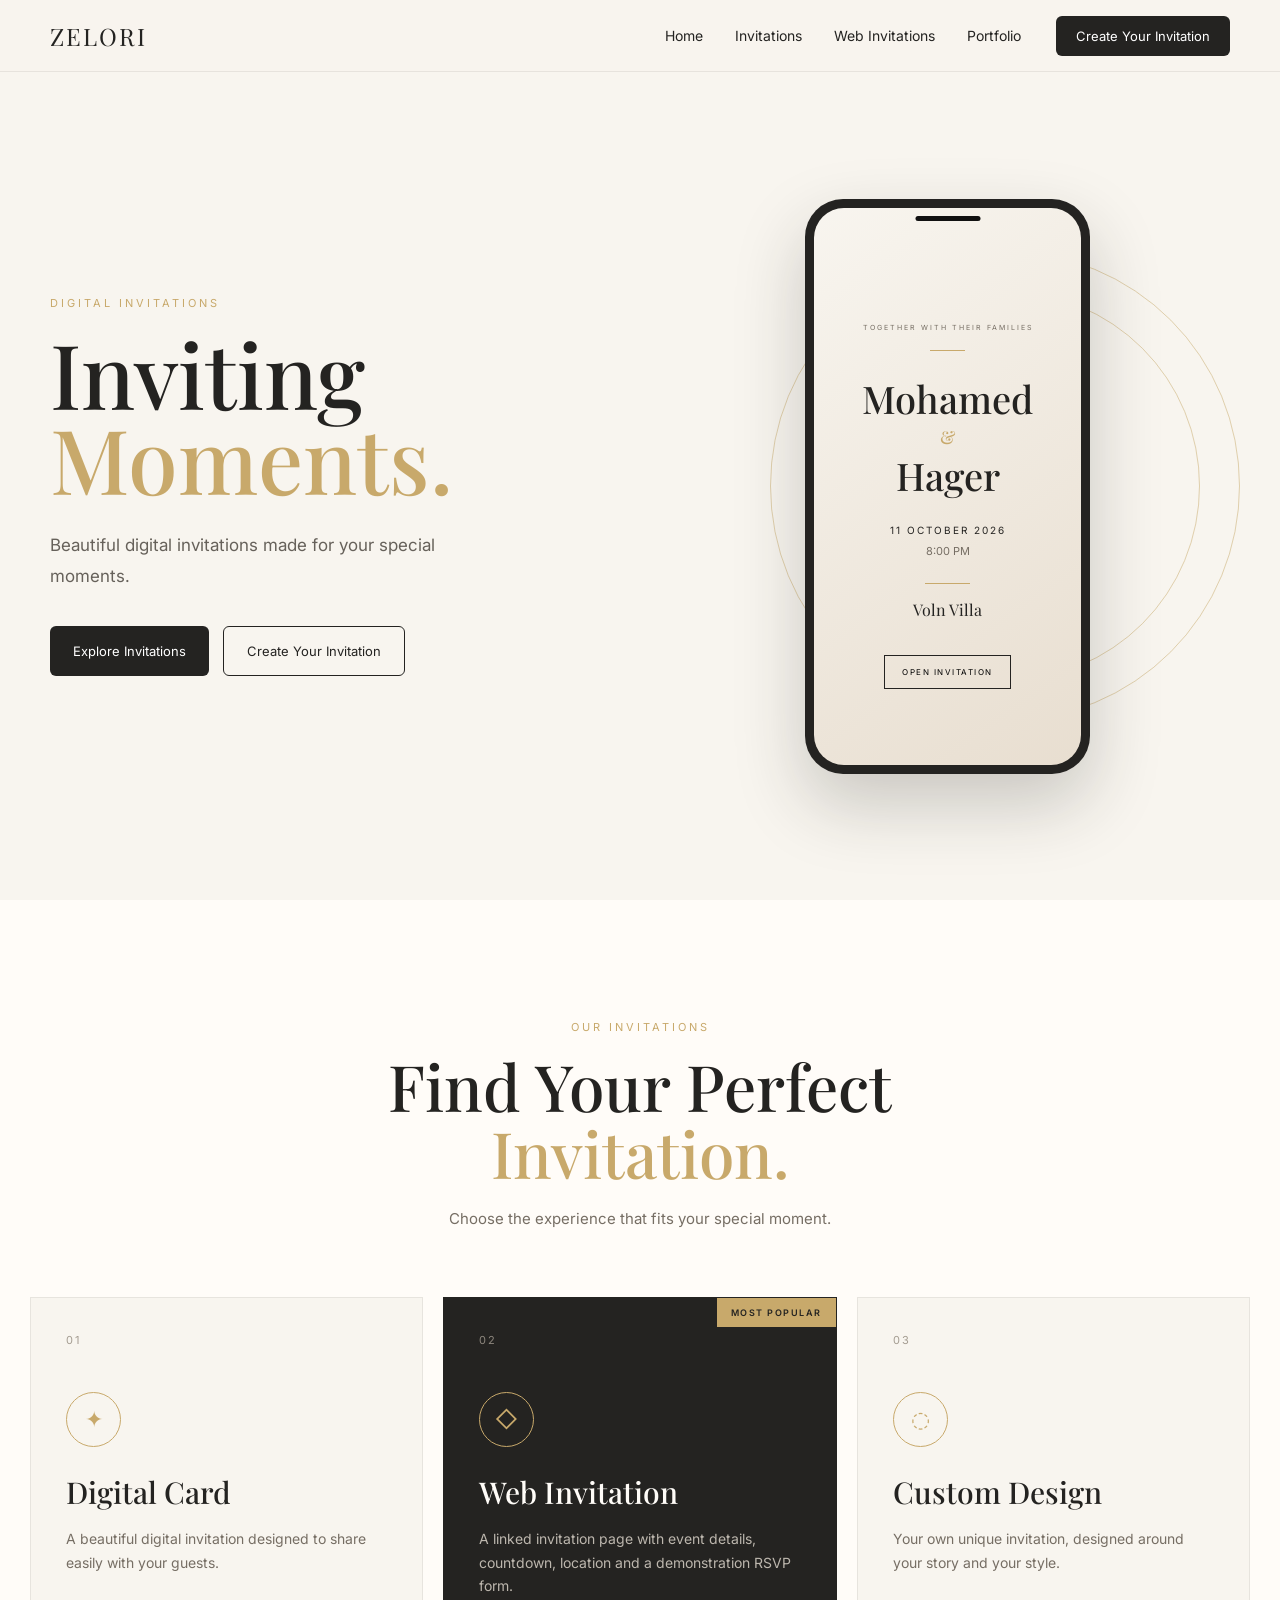
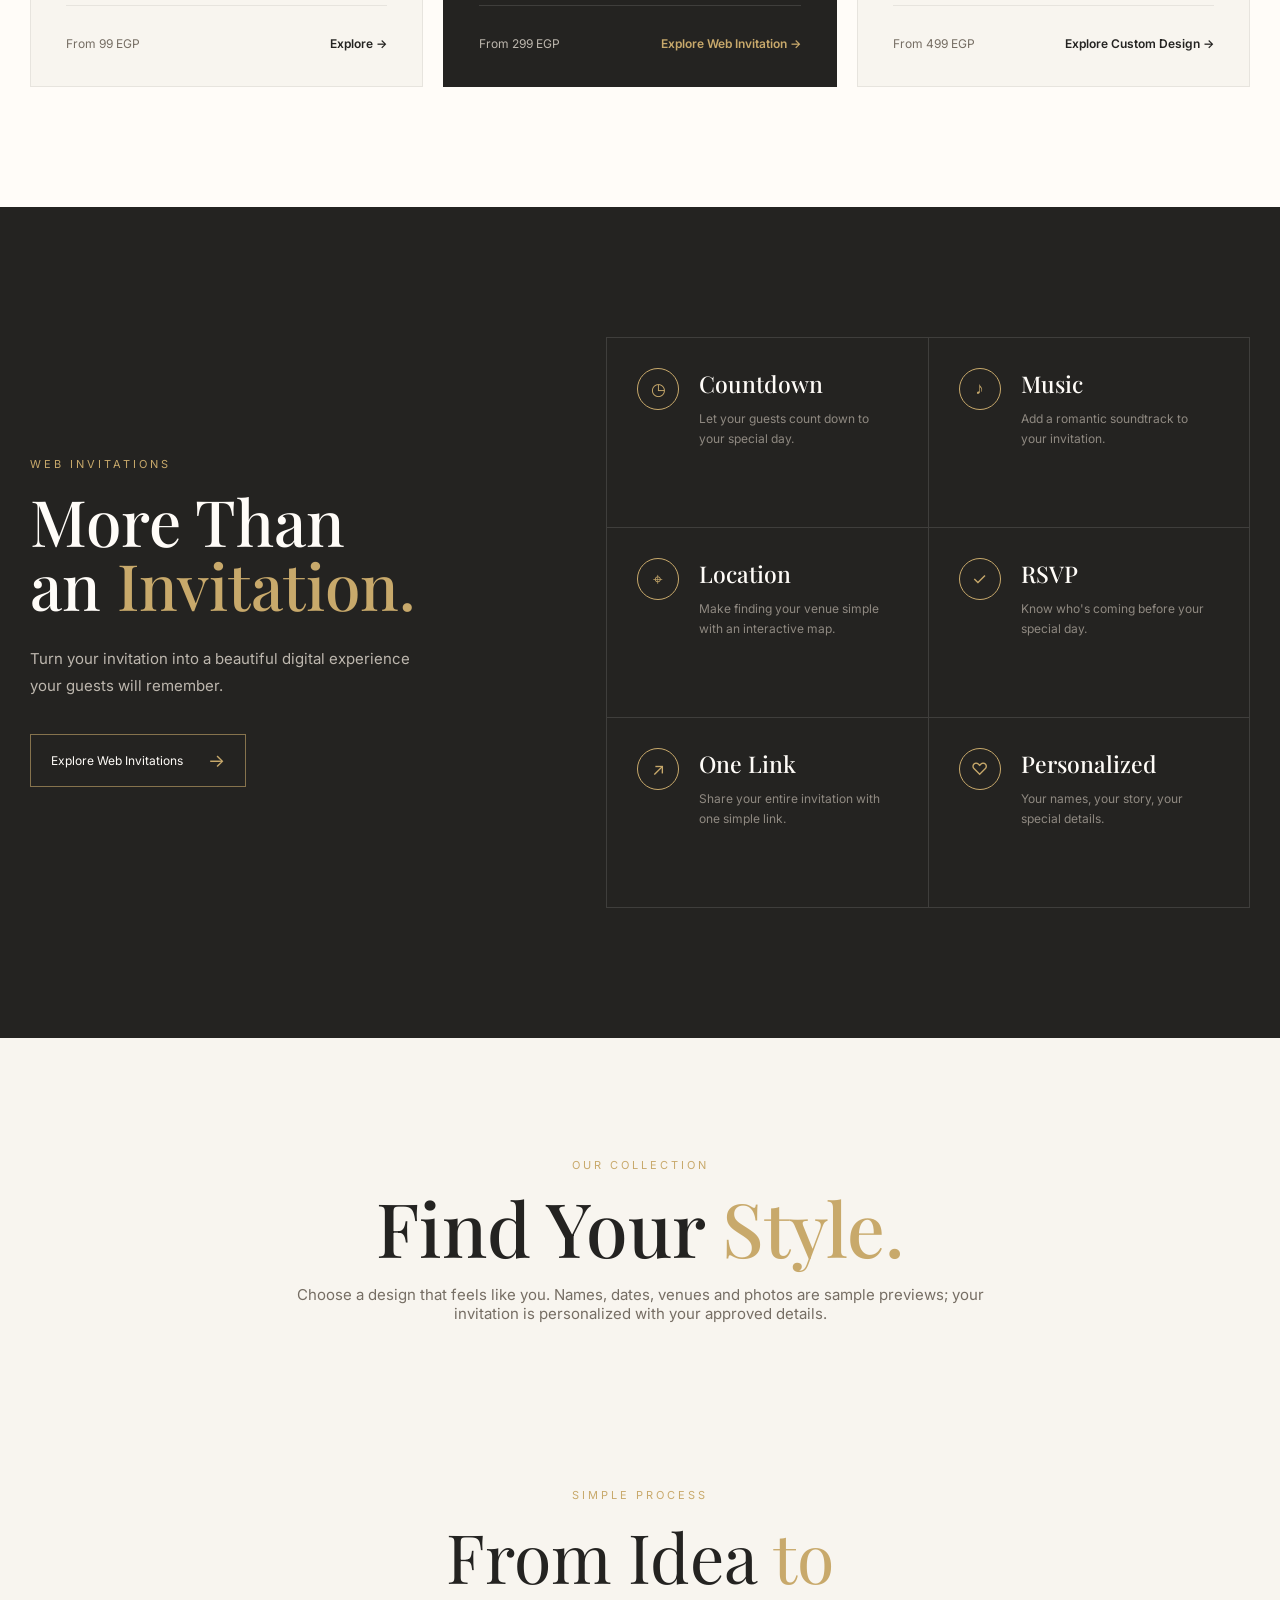
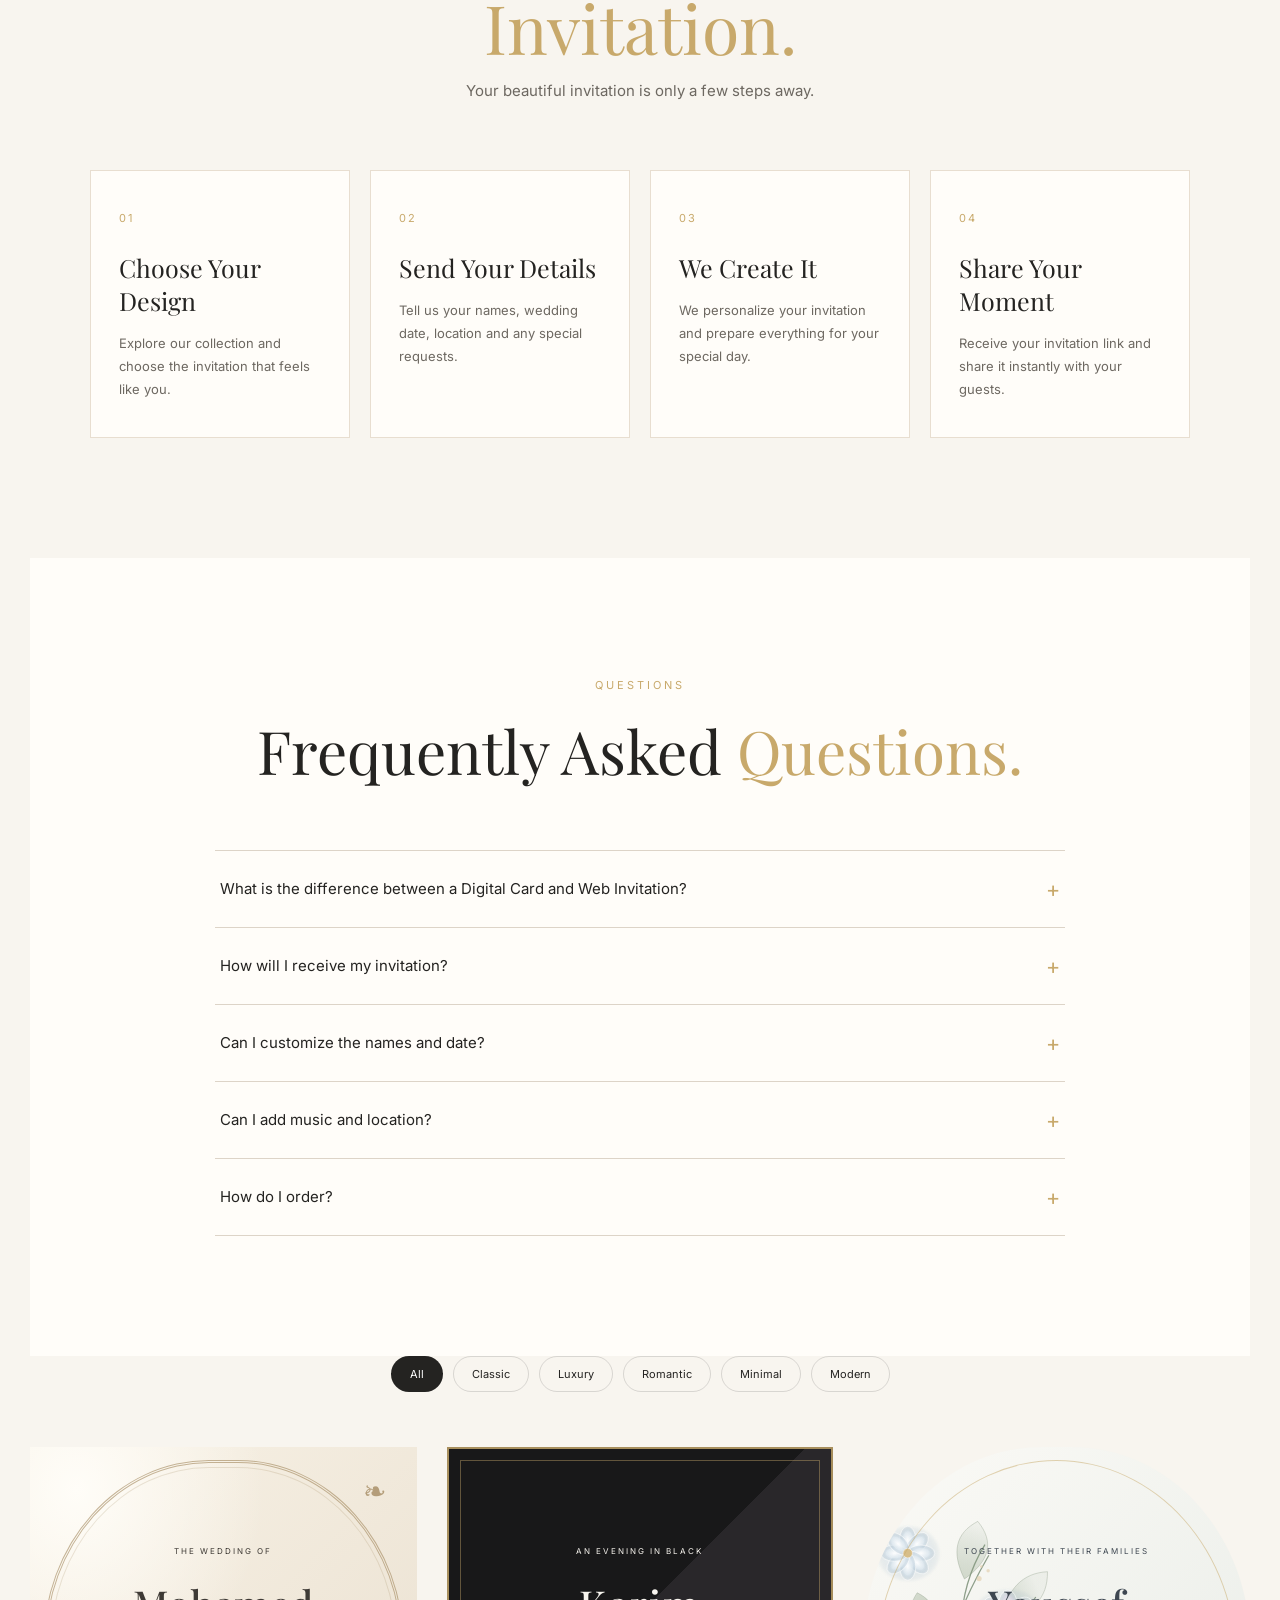
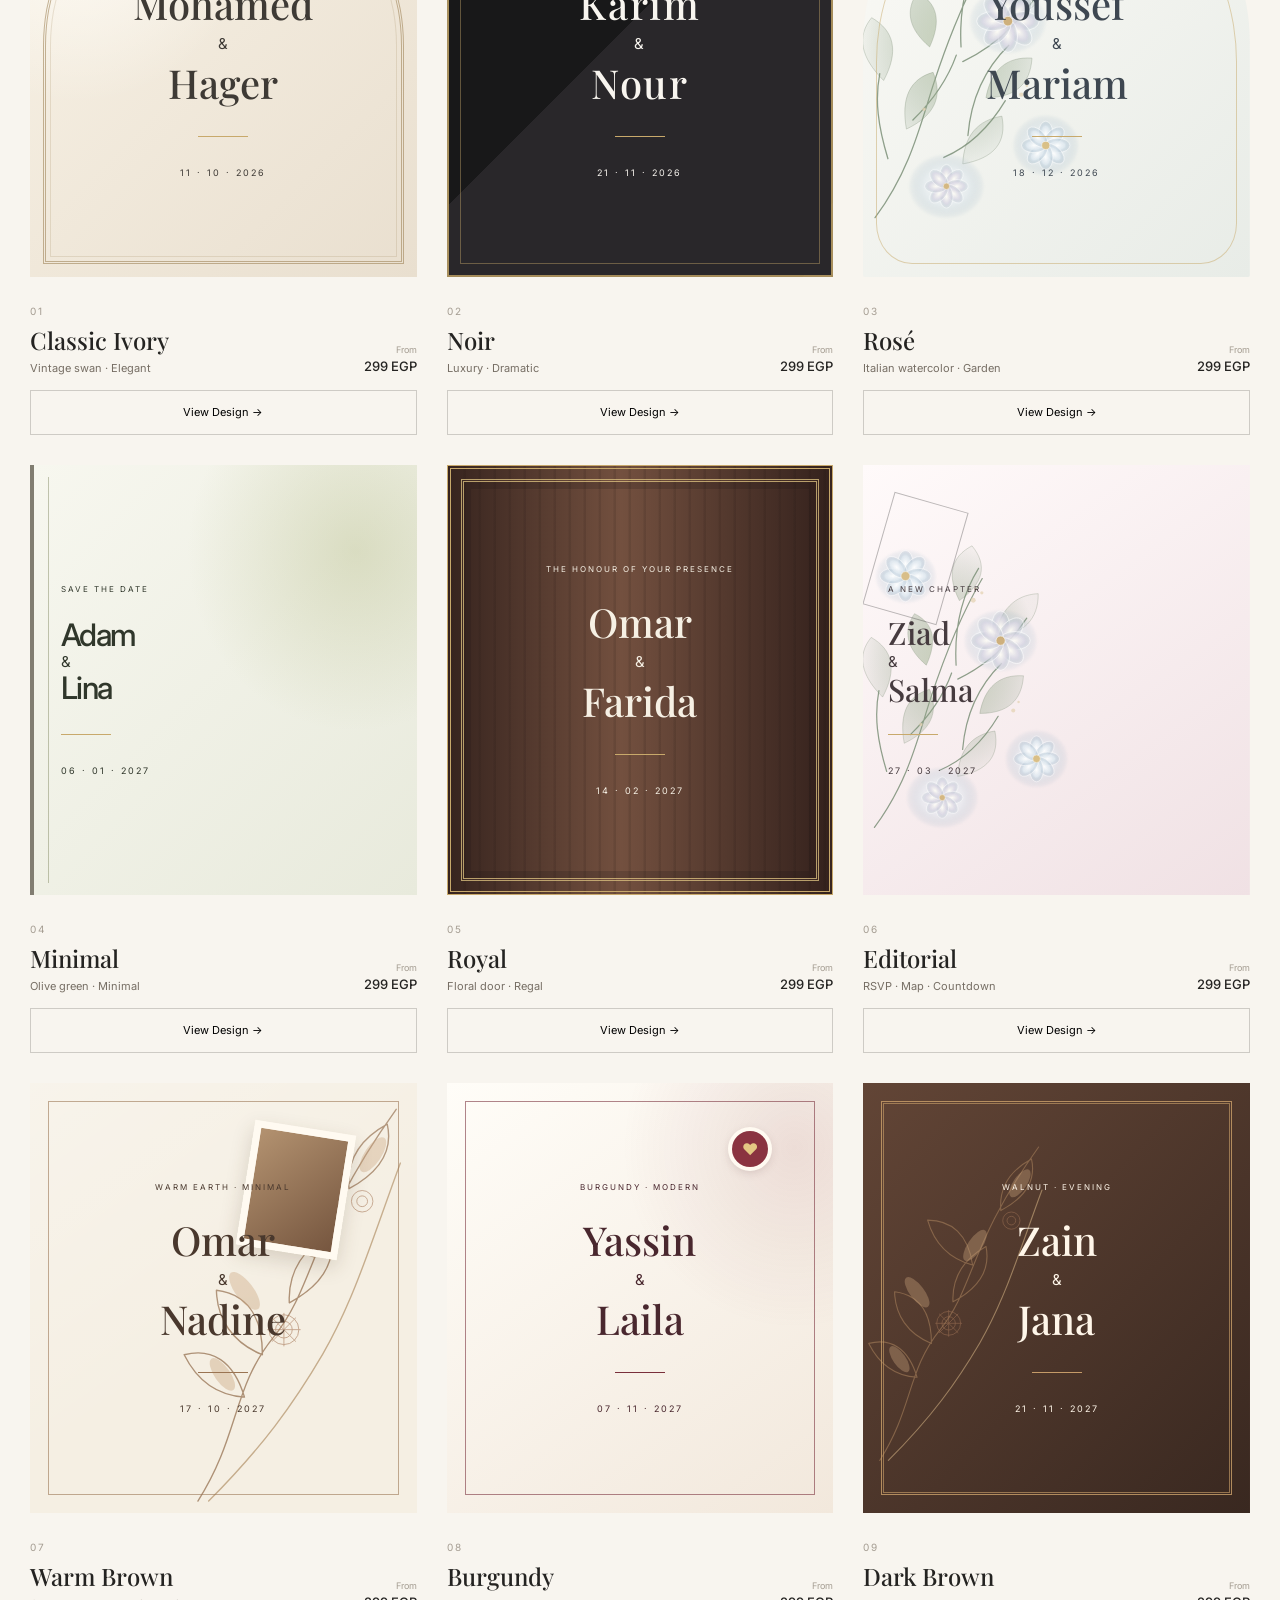
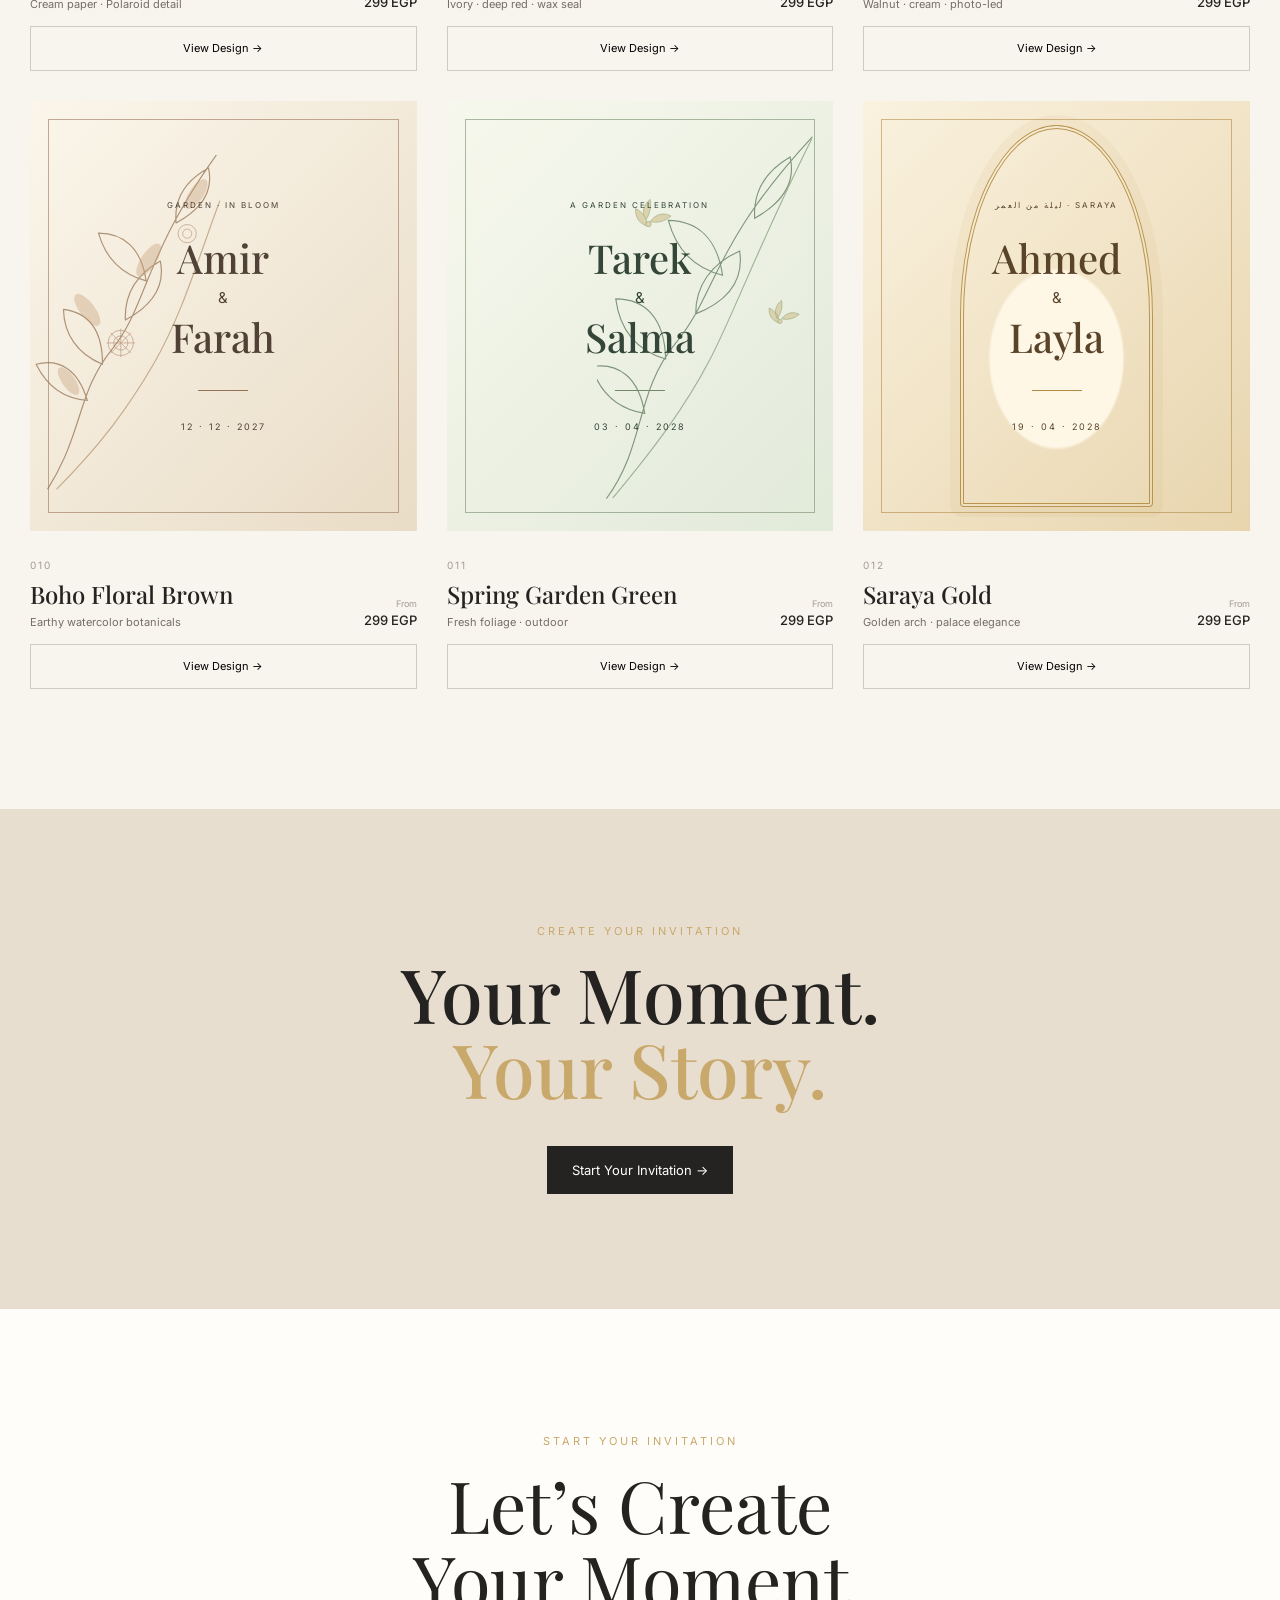
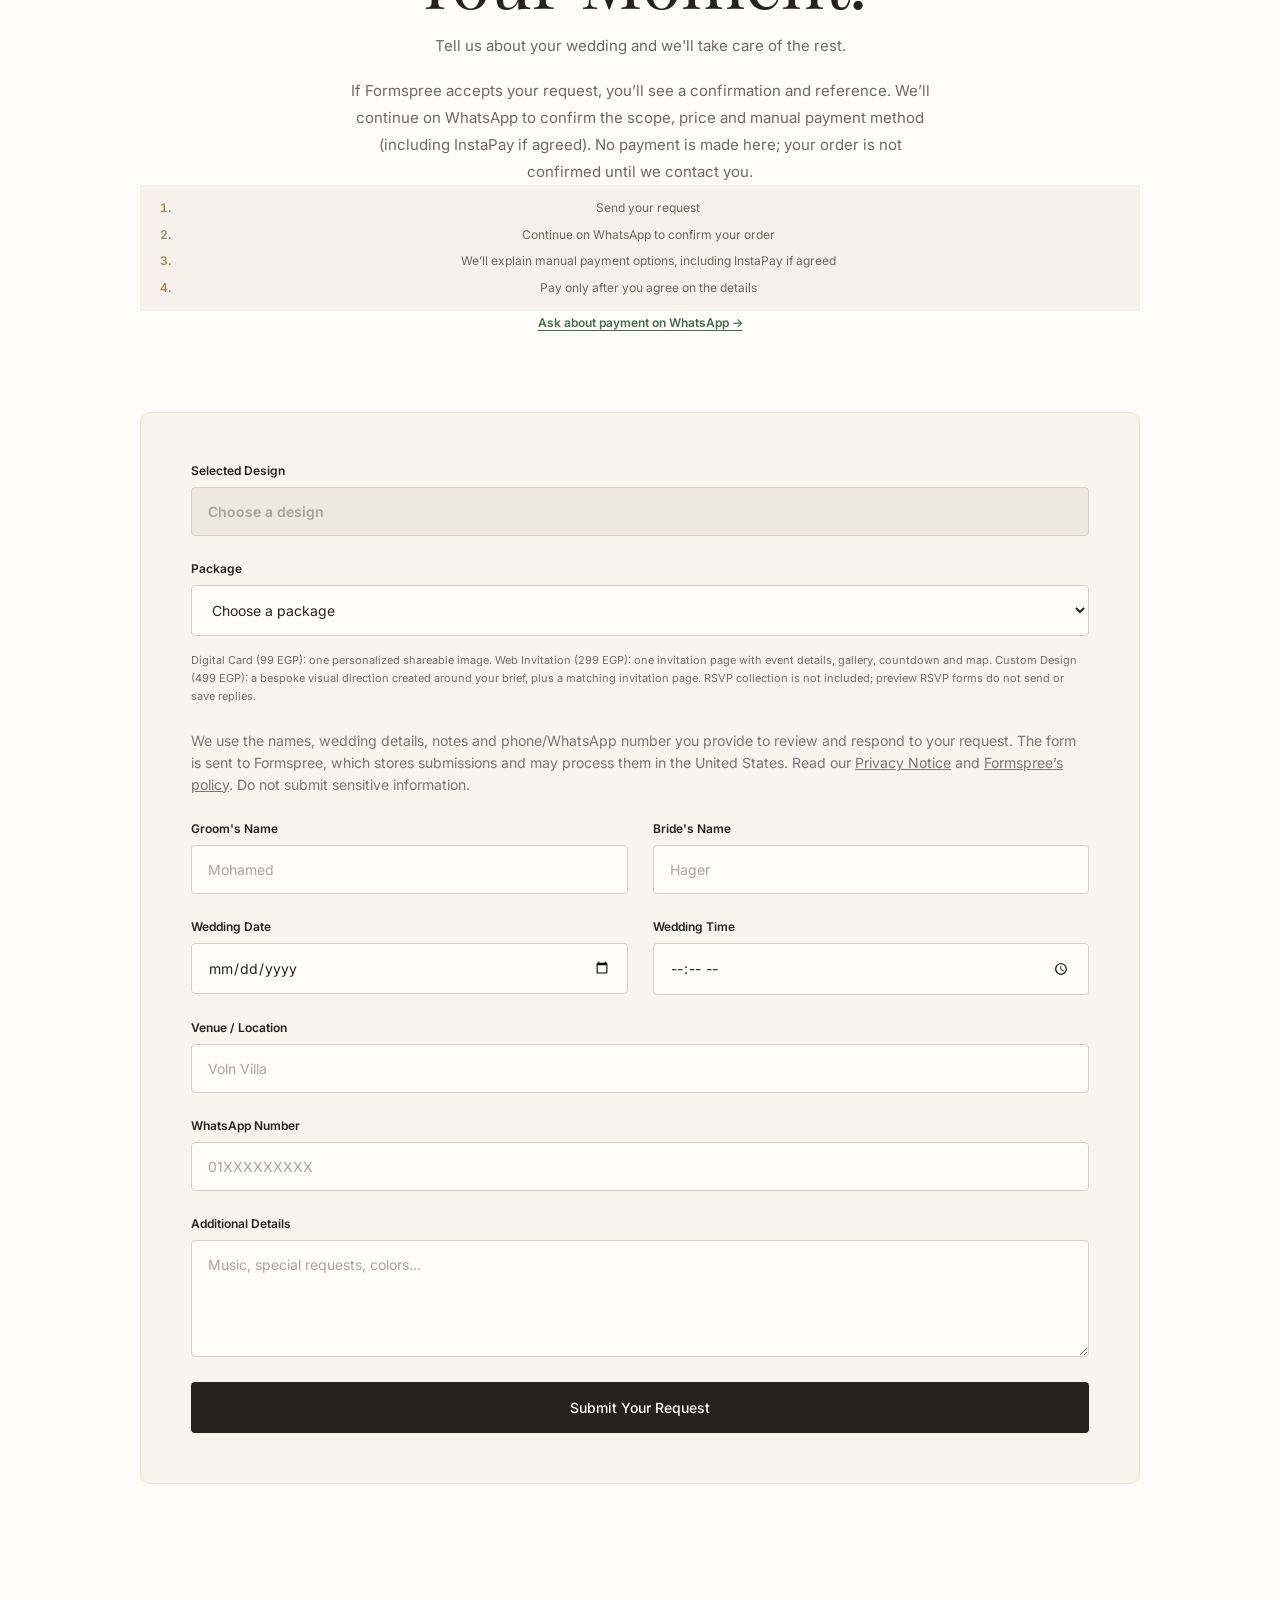
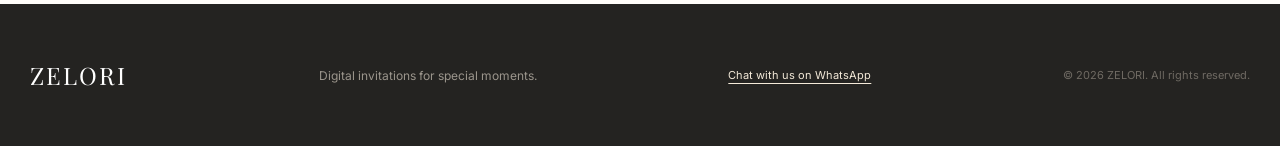
<file: index.html>
<!DOCTYPE html>
<html lang="en">
<head>
    <meta charset="UTF-8">
    <meta name="viewport" content="width=device-width, initial-scale=1.0">

    <title>ZELORI — Digital Invitations</title>
    <meta name="description" content="Beautiful digital wedding invitations by ZELORI. Choose a shareable card, web invitation or custom design, then request your order online.">
    <meta property="og:title" content="ZELORI — Digital Invitations">
    <meta property="og:description" content="Digital cards and wedding invitations designed for your celebration.">
    <meta property="og:type" content="website">

    <!-- Google Fonts -->
    <link rel="preconnect" href="https://fonts.googleapis.com">
    <link rel="preconnect" href="https://fonts.gstatic.com" crossorigin>

    <link
        href="https://fonts.googleapis.com/css2?family=Inter:wght@400;500;600&family=Playfair+Display:wght@500;600&display=swap"
        rel="stylesheet"
    >

    <link rel="stylesheet" href="style.css">
  <link rel="icon" type="image/svg+xml" href="assets/favicon.svg">
</head>

<body>

    <!-- =========================================
         NAVBAR
    ========================================== -->

    <header class="navbar">

        <div class="nav-container">

            <a href="index.html" class="logo">
                ZELORI
            </a>

            <nav class="nav-links">

                <a href="index.html">Home</a>

                <a href="#invitations">
                    Invitations
                </a>

                <a href="#web-invitations">
                    Web Invitations
                </a>

                <a href="#portfolio">
                    Portfolio
                </a>

            </nav>

            <a href="#contact" class="nav-button">
                Create Your Invitation
            </a>

            <button
                class="menu-button"
                id="menuButton"
                aria-label="Open menu"
                aria-expanded="false"
                aria-controls="mobileMenu"
            >
                ☰
            </button>

        </div>

    </header>


    <!-- =========================================
         MOBILE MENU
    ========================================== -->

    <nav class="mobile-menu" id="mobileMenu" aria-label="Mobile navigation">

        <a href="index.html">
            Home
        </a>

        <a href="#invitations">
            Invitations
        </a>

        <a href="#web-invitations">
            Web Invitations
        </a>

        <a href="#portfolio">
            Portfolio
        </a>

        <a href="#contact" class="mobile-cta">
            Create Your Invitation
        </a>

    </nav>


    <!-- =========================================
         MAIN
    ========================================== -->

    <main>


        <!-- =====================================
             HERO
        ====================================== -->

        <section class="hero">

            <div class="hero-container">


                <!-- HERO CONTENT -->

                <div class="hero-content">

                    <span class="eyebrow">
                        DIGITAL INVITATIONS
                    </span>

                    <h1>
                        Inviting<br>
                        <span>Moments.</span>
                    </h1>

                    <p>
                        Beautiful digital invitations made for
                        your special moments.
                    </p>


                    <div class="hero-buttons">

                        <a
                            href="#portfolio"
                            class="btn btn-primary"
                        >
                            Explore Invitations
                        </a>

                        <a
                            href="#contact"
                            class="btn btn-secondary"
                        >
                            Create Your Invitation
                        </a>

                    </div>

                </div>


                <!-- HERO PHONE -->

                <div class="hero-visual">

                    <div class="phone">

                        <div class="phone-speaker"></div>

                        <div class="phone-screen">

                            <div class="invitation">

                                <span class="invitation-small">
                                    TOGETHER WITH THEIR FAMILIES
                                </span>

                                <div class="invitation-line"></div>

                                <h2>
                                    Mohamed

                                    <span>
                                        &
                                    </span>

                                    Hager
                                </h2>

                                <p class="invitation-date">
                                    11 OCTOBER 2026
                                </p>

                                <p class="invitation-time">
                                    8:00 PM
                                </p>

                                <div class="invitation-divider"></div>

                                <p class="invitation-location">
                                    Voln Villa
                                </p>

                <button class="demo-button" type="button">
                                    OPEN INVITATION
                                </button>

                            </div>

                        </div>

                    </div>


                    <div class="gold-circle circle-one"></div>

                    <div class="gold-circle circle-two"></div>

                </div>

            </div>

        </section>


        <!-- =====================================
             INVITATION TYPES
        ====================================== -->

        <section
            class="invitation-types"
            id="invitations"
        >

            <div class="section-header">

                <span class="section-label">
                    OUR INVITATIONS
                </span>

                <h2>
                    Find Your Perfect<br>
                    <span>Invitation.</span>
                </h2>

                <p>
                    Choose the experience that fits
                    your special moment.
                </p>

            </div>


            <div class="types-grid">


                <!-- DIGITAL CARD -->

                <article class="type-card">

                    <div class="type-number">
                        01
                    </div>

                    <div class="type-icon">
                        ✦
                    </div>

                    <h3>
                        Digital Card
                    </h3>

                    <p>
                        A beautiful digital invitation
                        designed to share easily with
                        your guests.
                    </p>

                    <div class="type-footer">

                        <span>
                            From 99 EGP
                        </span>

                        <a href="digital-cards.html">
                            Explore →
                        </a>

                    </div>

                </article>


                <!-- WEB INVITATION -->

                <article class="type-card featured">

                    <div class="featured-label">
                        MOST POPULAR
                    </div>

                    <div class="type-number">
                        02
                    </div>

                    <div class="type-icon">
                        ◇
                    </div>

                    <h3>
                        Web Invitation
                    </h3>

                    <p>
                        A linked invitation page with event details,
                        countdown, location and a demonstration RSVP form.
                    </p>

                    <div class="type-footer">

                        <span>
                            From 299 EGP
                        </span>

                        <a href="index.html?package=web-invitation#order">
                            Explore Web Invitation →
                        </a>

                    </div>

                </article>


                <!-- CUSTOM DESIGN -->

                <article class="type-card">

                    <div class="type-number">
                        03
                    </div>

                    <div class="type-icon">
                        ◌
                    </div>

                    <h3>
                        Custom Design
                    </h3>

                    <p>
                        Your own unique invitation,
                        designed around your story
                        and your style.
                    </p>

                    <div class="type-footer">

                        <span>
                            From 499 EGP
                        </span>

                        <a href="index.html?package=custom-design#order">
                            Explore Custom Design →
                        </a>

                    </div>

                </article>

            </div>

        </section>


        <!-- =====================================
             WEB INVITATION FEATURES
        ====================================== -->

        <section
            class="web-features"
            id="web-invitations"
        >

            <div class="features-container">


                <!-- LEFT -->

                <div class="features-content">

                    <span class="section-label">
                        WEB INVITATIONS
                    </span>

                    <h2>
                        More Than<br>
                        an <span>Invitation.</span>
                    </h2>

                    <p>
                        Turn your invitation into a beautiful
                        digital experience your guests will
                        remember.
                    </p>

                    <a
                        href="#portfolio"
                        class="feature-button"
                    >
                        Explore Web Invitations

                        <span>
                            →
                        </span>

                    </a>

                </div>


                <!-- FEATURES -->

                <div class="features-grid">


                    <!-- COUNTDOWN -->

                    <div class="feature-item">

                        <div class="feature-icon">
                            ◷
                        </div>

                        <div>

                            <h3>
                                Countdown
                            </h3>

                            <p>
                                Let your guests count down
                                to your special day.
                            </p>

                        </div>

                    </div>


                    <!-- MUSIC -->

                    <div class="feature-item">

                        <div class="feature-icon">
                            ♪
                        </div>

                        <div>

                            <h3>
                                Music
                            </h3>

                            <p>
                                Add a romantic soundtrack
                                to your invitation.
                            </p>

                        </div>

                    </div>


                    <!-- LOCATION -->

                    <div class="feature-item">

                        <div class="feature-icon">
                            ⌖
                        </div>

                        <div>

                            <h3>
                                Location
                            </h3>

                            <p>
                                Make finding your venue
                                simple with an interactive map.
                            </p>

                        </div>

                    </div>


                    <!-- RSVP -->

                    <div class="feature-item">

                        <div class="feature-icon">
                            ✓
                        </div>

                        <div>

                            <h3>
                                RSVP
                            </h3>

                            <p>
                                Know who's coming before
                                your special day.
                            </p>

                        </div>

                    </div>


                    <!-- ONE LINK -->

                    <div class="feature-item">

                        <div class="feature-icon">
                            ↗
                        </div>

                        <div>

                            <h3>
                                One Link
                            </h3>

                            <p>
                                Share your entire invitation
                                with one simple link.
                            </p>

                        </div>

                    </div>


                    <!-- PERSONALIZED -->

                    <div class="feature-item">

                        <div class="feature-icon">
                            ♡
                        </div>

                        <div>

                            <h3>
                                Personalized
                            </h3>

                            <p>
                                Your names, your story,
                                your special details.
                            </p>

                        </div>

                    </div>

                </div>

            </div>

        </section>


<!-- =====================================
     PORTFOLIO
====================================== -->

<section class="portfolio-section" id="portfolio">

    <div class="portfolio-header">

        <span class="section-label">
            OUR COLLECTION
        </span>

        <h2>
            Find Your <span>Style.</span>
        </h2>

        <p>
            Choose a design that feels like you. Names, dates, venues and photos are sample previews; your invitation is personalized with your approved details.
        </p>

    </div>

    <section class="how-section" id="how-it-works">

    <div class="how-header">

        <span class="section-label">
            SIMPLE PROCESS
        </span>

        <h2>
            From Idea
            <span>to Invitation.</span>
        </h2>

        <p>
            Your beautiful invitation is only a few steps away.
        </p>

    </div>


    <div class="steps-grid">

        <div class="step-card">

            <span class="step-number">
                01
            </span>

            <h3>
                Choose Your Design
            </h3>

            <p>
                Explore our collection and choose
                the invitation that feels like you.
            </p>

        </div>


        <div class="step-card">

            <span class="step-number">
                02
            </span>

            <h3>
                Send Your Details
            </h3>

            <p>
                Tell us your names, wedding date,
                location and any special requests.
            </p>

        </div>


        <div class="step-card">

            <span class="step-number">
                03
            </span>

            <h3>
                We Create It
            </h3>

            <p>
                We personalize your invitation
                and prepare everything for your special day.
            </p>

        </div>


        <div class="step-card">

            <span class="step-number">
                04
            </span>

            <h3>
                Share Your Moment
            </h3>

            <p>
                Receive your invitation link and
                share it instantly with your guests.
            </p>

        </div>

    </div>

</section>

<section class="faq-section" id="faq">

    <div class="faq-container">

        <div class="faq-header">

            <span class="section-label">
                QUESTIONS
            </span>

            <h2>
                Frequently Asked
                <span>Questions.</span>
            </h2>

        </div>


        <div class="faq-list">

            <details>
                <summary>
                    What is the difference between a Digital Card and Web Invitation?
                    <span>+</span>
                </summary>

                <p>
                    A Digital Card is a personalized image you can share in a message. A Web Invitation is an interactive page with event details and an RSVP form demo. Replies are not sent or stored unless a separate RSVP service is connected.
                </p>

            </details>


            <details>
                <summary>
                    How will I receive my invitation?
                    <span>+</span>
                </summary>

                <p>
                    After we confirm your order and payment details on WhatsApp, we deliver the finished Digital Card image or your Web Invitation link, depending on the option you chose.
                </p>

            </details>


            <details>
                <summary>
                    Can I customize the names and date?
                    <span>+</span>
                </summary>

                <p>
                    Yes. Your names, wedding date, time,
                    location and other agreed details can be personalized.
                </p>

            </details>


            <details>
                <summary>
                    Can I add music and location?
                    <span>+</span>
                </summary>

                <p>
                    Web invitations can include agreed features such as music, location and countdown. RSVP forms shown in previews are demonstrations; replies are not sent or stored.
                </p>

            </details>


            <details>
                <summary>
                    How do I order?
                    <span>+</span>
                </summary>

                <p>
                    Choose your favorite design, fill in the order
                    form and we'll contact you through WhatsApp
                    to complete the details.
                </p>

            </details>

        </div>

    </div>

</section>

    <!-- FILTERS -->

    <div class="portfolio-filters">

        <button class="filter-button active" data-filter="all">
            All
        </button>

        <button class="filter-button" data-filter="classic">
            Classic
        </button>

        <button class="filter-button" data-filter="luxury">
            Luxury
        </button>

        <button class="filter-button" data-filter="romantic">
            Romantic
        </button>

        <button class="filter-button" data-filter="minimal">
            Minimal
        </button>

        <button class="filter-button" data-filter="modern">
            Modern
        </button>

    </div>


    <!-- DESIGNS -->

    <div class="designs-grid">


        <!-- 01 CLASSIC -->

        <article class="design-card"
        data-category="classic"
        data-design="classic">

            <div class="design-preview classic-preview">

                <span>
                    THE WEDDING OF
                </span>

                <h3>
                    Mohamed
                    <small>&</small>
                    Hager
                </h3>

                <div class="preview-line"></div>

                <p>
                    11 · 10 · 2026
                </p>

            </div>

            <div class="design-info">

                <div>
                    <span class="design-number">
                        01
                    </span>

                    <h3>
                        Classic Ivory
                    </h3>

                    <p>
                        Vintage swan · Elegant
                    </p>
                </div>

                <div class="design-price">
                    <span>
                        From
                    </span>

                    <strong>
                        299 EGP
                    </strong>
                </div>

            </div>

            <button class="design-button">
                View Design →
            </button>

        </article>


        <!-- 02 LUXURY -->

        <article class="design-card"
    data-category="luxury"
    data-design="noir">

            <div class="design-preview noir-preview">

                <span>AN EVENING IN BLACK</span>

                <h3>
                    Karim
                    <small>&</small>
                    Nour
                </h3>

                <div class="preview-line"></div>

                <p>
                    21 · 11 · 2026
                </p>

            </div>

            <div class="design-info">

                <div>
                    <span class="design-number">
                        02
                    </span>

                    <h3>
                        Noir
                    </h3>

                    <p>
                        Luxury · Dramatic
                    </p>
                </div>

                <div class="design-price">
                    <span>
                        From
                    </span>

                    <strong>
                        299 EGP
                    </strong>
                </div>

            </div>

            <button class="design-button">
                View Design →
            </button>

        </article>


        <!-- 03 ROMANTIC -->

        <article class="design-card"
    data-category="romantic"
    data-design="rose">

            <div class="design-preview rose-preview">

                <span>TOGETHER WITH THEIR FAMILIES</span>

                <h3>
                    Youssef
                    <small>&</small>
                    Mariam
                </h3>

                <div class="preview-line"></div>

                <p>
                    18 · 12 · 2026
                </p>

            </div>

            <div class="design-info">

                <div>
                    <span class="design-number">
                        03
                    </span>

                    <h3>
                        Rosé
                    </h3>

                    <p>
                        Italian watercolor · Garden
                    </p>
                </div>

                <div class="design-price">
                    <span>
                        From
                    </span>

                    <strong>
                        299 EGP
                    </strong>
                </div>

            </div>

            <button class="design-button">
                View Design →
            </button>

        </article>


        <!-- 04 MINIMAL -->

        <article class="design-card"
    data-category="minimal"
    data-design="minimal">

            <div class="design-preview minimal-preview">

                <span>SAVE THE DATE</span>

                <h3>
                    Adam
                    <small>&</small>
                    Lina
                </h3>

                <div class="preview-line"></div>

                <p>
                    06 · 01 · 2027
                </p>

            </div>

            <div class="design-info">

                <div>
                    <span class="design-number">
                        04
                    </span>

                    <h3>
                        Minimal
                    </h3>

                    <p>
                        Olive green · Minimal
                    </p>
                </div>

                <div class="design-price">
                    <span>
                        From
                    </span>

                    <strong>
                        299 EGP
                    </strong>
                </div>

            </div>

            <button class="design-button">
                View Design →
            </button>

        </article>


        <!-- 05 ROYAL -->

        <article class="design-card"
    data-category="luxury"
    data-design="royal">

            <div class="design-preview royal-preview">

                <span>THE HONOUR OF YOUR PRESENCE</span>

                <h3>
                    Omar
                    <small>&</small>
                    Farida
                </h3>

                <div class="preview-line"></div>

                <p>
                    14 · 02 · 2027
                </p>

            </div>

            <div class="design-info">

                <div>
                    <span class="design-number">
                        05
                    </span>

                    <h3>
                        Royal
                    </h3>

                    <p>
                        Floral door · Regal
                    </p>
                </div>

                <div class="design-price">
                    <span>
                        From
                    </span>

                    <strong>
                        299 EGP
                    </strong>
                </div>

            </div>

            <button class="design-button">
                View Design →
            </button>

        </article>


        <!-- 06 MODERN -->

        <article class="design-card"
    data-category="modern"
    data-design="editorial">

            <div class="design-preview editorial-preview">

                <span>A NEW CHAPTER</span>

                <h3>
                    Ziad
                    <small>&</small>
                    Salma
                </h3>

                <div class="preview-line"></div>

                <p>
                    27 · 03 · 2027
                </p>

            </div>

            <div class="design-info">

                <div>
                    <span class="design-number">
                        06
                    </span>

                    <h3>
                        Editorial
                    </h3>

                    <p>
                        RSVP · Map · Countdown
                    </p>
                </div>

                <div class="design-price">
                    <span>
                        From
                    </span>

                    <strong>
                        299 EGP
                    </strong>
                </div>

            </div>

            <button class="design-button">
                View Design →
            </button>

        </article>

    </div>

</section>
        <!-- =====================================
             CONTACT PLACEHOLDER
        ====================================== -->

        <section
            class="contact-section"
            id="contact"
        >

            <span class="section-label">
                CREATE YOUR INVITATION
            </span>

            <h2>
                Your Moment.<br>
                <span>Your Story.</span>
            </h2>

            <a href="#order" class="contact-button">
                Start Your Invitation →
            </a>

        </section>


    </main>

    <!-- ORDER SECTION -->
<section class="order-section" id="order">

    <div class="order-container">

        <div class="order-heading">
            <span>START YOUR INVITATION</span>

            <h2>
                Let’s Create
                <br>
                Your Moment.
            </h2>

            <p>
                Tell us about your wedding and we'll take care
                of the rest.
            </p>

            <p class="payment-note" id="payment">
                If Formspree accepts your request, you’ll see a confirmation and reference. We’ll continue on WhatsApp to confirm the scope, price and manual payment method (including InstaPay if agreed). No payment is made here; your order is not confirmed until we contact you.
            </p>
            <ol class="payment-steps" aria-label="Payment steps">
                <li>Send your request</li>
                <li>Continue on WhatsApp to confirm your order</li>
                <li>We’ll explain manual payment options, including InstaPay if agreed</li>
                <li>Pay only after you agree on the details</li>
            </ol>
            <a class="payment-whatsapp-link" href="https://wa.me/201274755728?text=Hello%20ZELORI%2C%20I%E2%80%99d%20like%20to%20ask%20about%20payment%20for%20an%20invitation." target="_blank" rel="noopener noreferrer">Ask about payment on WhatsApp →</a>
        </div>


        <form
            class="order-form"
            id="orderForm"
            action="https://formspree.io/f/xgavqnyy"
            method="POST"
        >

            <input type="hidden" id="orderReference" name="Order Reference">
            <input type="hidden" id="orderStatus" name="Order Status" value="New request — awaiting quote">
            <input type="hidden" id="paymentStatus" name="Payment Status" value="Discuss payment on WhatsApp — no online payment">

            <!-- Selected Design -->

            <div class="form-group full">

                <label for="design">
                    Selected Design
                </label>

                <input
                    type="text"
                    id="design"
                    name="Selected Design"
                    placeholder="Choose a design"
                    readonly
                    required
                >

            </div>

            <div class="form-group full">
                <label for="package">Package</label>
                <select id="package" name="Package" required>
                    <option value="" disabled selected>Choose a package</option>
                    <option value="Digital Card — 99 EGP">Digital Card · 99 EGP</option>
                    <option value="Web Invitation — 299 EGP">Web Invitation · 299 EGP</option>
                    <option value="Custom Design — 499 EGP">Custom Design · 499 EGP</option>
                </select>
                <small>Digital Card (99 EGP): one personalized shareable image. Web Invitation (299 EGP): one invitation page with event details, gallery, countdown and map. Custom Design (499 EGP): a bespoke visual direction created around your brief, plus a matching invitation page. RSVP collection is not included; preview RSVP forms do not send or save replies.</small>
            </div>
            <p class="form-privacy full">We use the names, wedding details, notes and phone/WhatsApp number you provide to review and respond to your request. The form is sent to Formspree, which stores submissions and may process them in the United States. Read our <a href="privacy.html">Privacy Notice</a> and <a href="https://formspree.io/legal/privacy-policy/" target="_blank" rel="noopener noreferrer">Formspree’s policy</a>. Do not submit sensitive information.</p>


            <!-- Bride & Groom -->

            <div class="form-row">

                <div class="form-group">

                    <label for="groom">
                        Groom's Name
                    </label>

                    <input
                        type="text"
                        id="groom"
                        name="Groom Name"
                        placeholder="Mohamed"
                        required
                    >

                </div>


                <div class="form-group">

                    <label for="bride">
                        Bride's Name
                    </label>

                    <input
                        type="text"
                        id="bride"
                        name="Bride Name"
                        placeholder="Hager"
                        required
                    >

                </div>

            </div>


            <!-- Date & Time -->

            <div class="form-row">

                <div class="form-group">

                    <label for="date">
                        Wedding Date
                    </label>

                    <input
                        type="date"
                        id="date"
                        name="Wedding Date"
                        required
                    >

                </div>


                <div class="form-group">

                    <label for="time">
                        Wedding Time
                    </label>

                    <input
                        type="time"
                        id="time"
                        name="Wedding Time"
                        required
                    >

                </div>

            </div>


            <!-- Venue -->

            <div class="form-group full">

                <label for="venue">
                    Venue / Location
                </label>

                <input
                    type="text"
                    id="venue"
                    name="Venue"
                    placeholder="Voln Villa"
                    required
                >

            </div>


            <!-- Phone -->

            <div class="form-group full">

                <label for="phone">
                    WhatsApp Number
                </label>

                <input
                    type="tel"
                    id="phone"
                    name="WhatsApp Number"
                    placeholder="01XXXXXXXXX"
                    required
                >

            </div>


            <!-- Extra Notes -->

            <div class="form-group full">

                <label for="notes">
                    Additional Details
                </label>

                <textarea
                    id="notes"
                    name="Additional Details"
                    rows="5"
                    placeholder="Music, special requests, colors..."
                ></textarea>

            </div>


            <!-- Submit -->

            <button
                type="submit"
                class="order-submit"
            >
                Submit Your Request
            </button>


            <p
                class="form-success"
                id="formSuccess"
                role="status"
                aria-live="polite"
            >
                <strong>Request received.</strong>
                <span id="successReference"></span>
                <span id="successStatus">Status: request received; continue on WhatsApp to confirm your order.</span>
                <span>No payment is collected on this website. We’ll explain the payment method and timing with you directly on WhatsApp.</span>
                <a id="successWhatsApp" href="https://wa.me/201274755728" target="_blank" rel="noopener noreferrer">Continue on WhatsApp to discuss payment</a>
            </p>

        </form>

    </div>

</section>


    <!-- =========================================
         FOOTER
    ========================================== -->

    <footer class="footer">

        <div class="footer-container">

            <div class="footer-logo">
                ZELORI
            </div>

            <p>
                Digital invitations for special moments.
            </p>

            <a class="footer-whatsapp" href="https://wa.me/201274755728" target="_blank" rel="noopener noreferrer">Chat with us on WhatsApp</a>

            <span>
                © 2026 ZELORI. All rights reserved.
            </span>

        </div>

    </footer>

    <!-- DESIGN PREVIEW MODAL -->
<div class="preview-modal" id="previewModal">
    <div class="preview-overlay" id="previewOverlay"></div>

    <div class="preview-box" role="dialog" aria-modal="true" aria-labelledby="previewTitle" aria-describedby="previewDescription">
        <button class="preview-close" id="previewClose" type="button" aria-label="Close invitation preview">&times;</button>

        <div class="preview-content">

            <div class="preview-design">
                <div class="preview-invitation" id="previewInvitation">
                    <span class="preview-small" id="previewSmall">
                        THE WEDDING OF
                    </span>

                    <h2 id="previewFirstName">Mohamed</h2>
                    <span class="preview-and">&</span>
                    <h2 id="previewSecondName">Hager</h2>

                    <div class="preview-line"></div>

                    <p id="previewDate">11 · 10 · 2026</p>
                    <p id="previewTime">8:00 PM</p>
                    <p id="previewVenue">Voln Villa · Cairo</p>
                </div>
            </div>

            <div class="preview-info">
                <span class="preview-label">ZELORI DESIGN</span>

                <h2 id="previewTitle">Classic Ivory</h2>

                <p id="previewDescription">
                    A timeless and elegant wedding invitation
                    designed with soft ivory tones and refined typography.
                </p>

                <div class="preview-price" id="previewPrice">
                    From 299 EGP
                </div>

                <div class="preview-features">
                    <div>✓ Mobile Friendly</div>
                    <div>✓ Personalized Names</div>
                    <div>✓ Wedding Date & Location</div>
                    <div>✓ Shareable Invitation Link</div>
                </div>

                <div class="preview-actions">
                    <a class="preview-open" id="previewOpen" href="invitation-demo.html" target="_blank" rel="noopener">Open Invitation</a>
                    <a class="preview-open preview-card-link" id="previewCard" href="digital-cards.html?design=classic">Digital Card · 99 EGP</a>
                    <button class="preview-order" id="previewOrder" type="button">Order This Design</button>
                </div>
            </div>

        </div>
    </div>
</div>


    <!-- JAVASCRIPT -->

    <script src="script.js"></script>

</body>

</html>
</file>
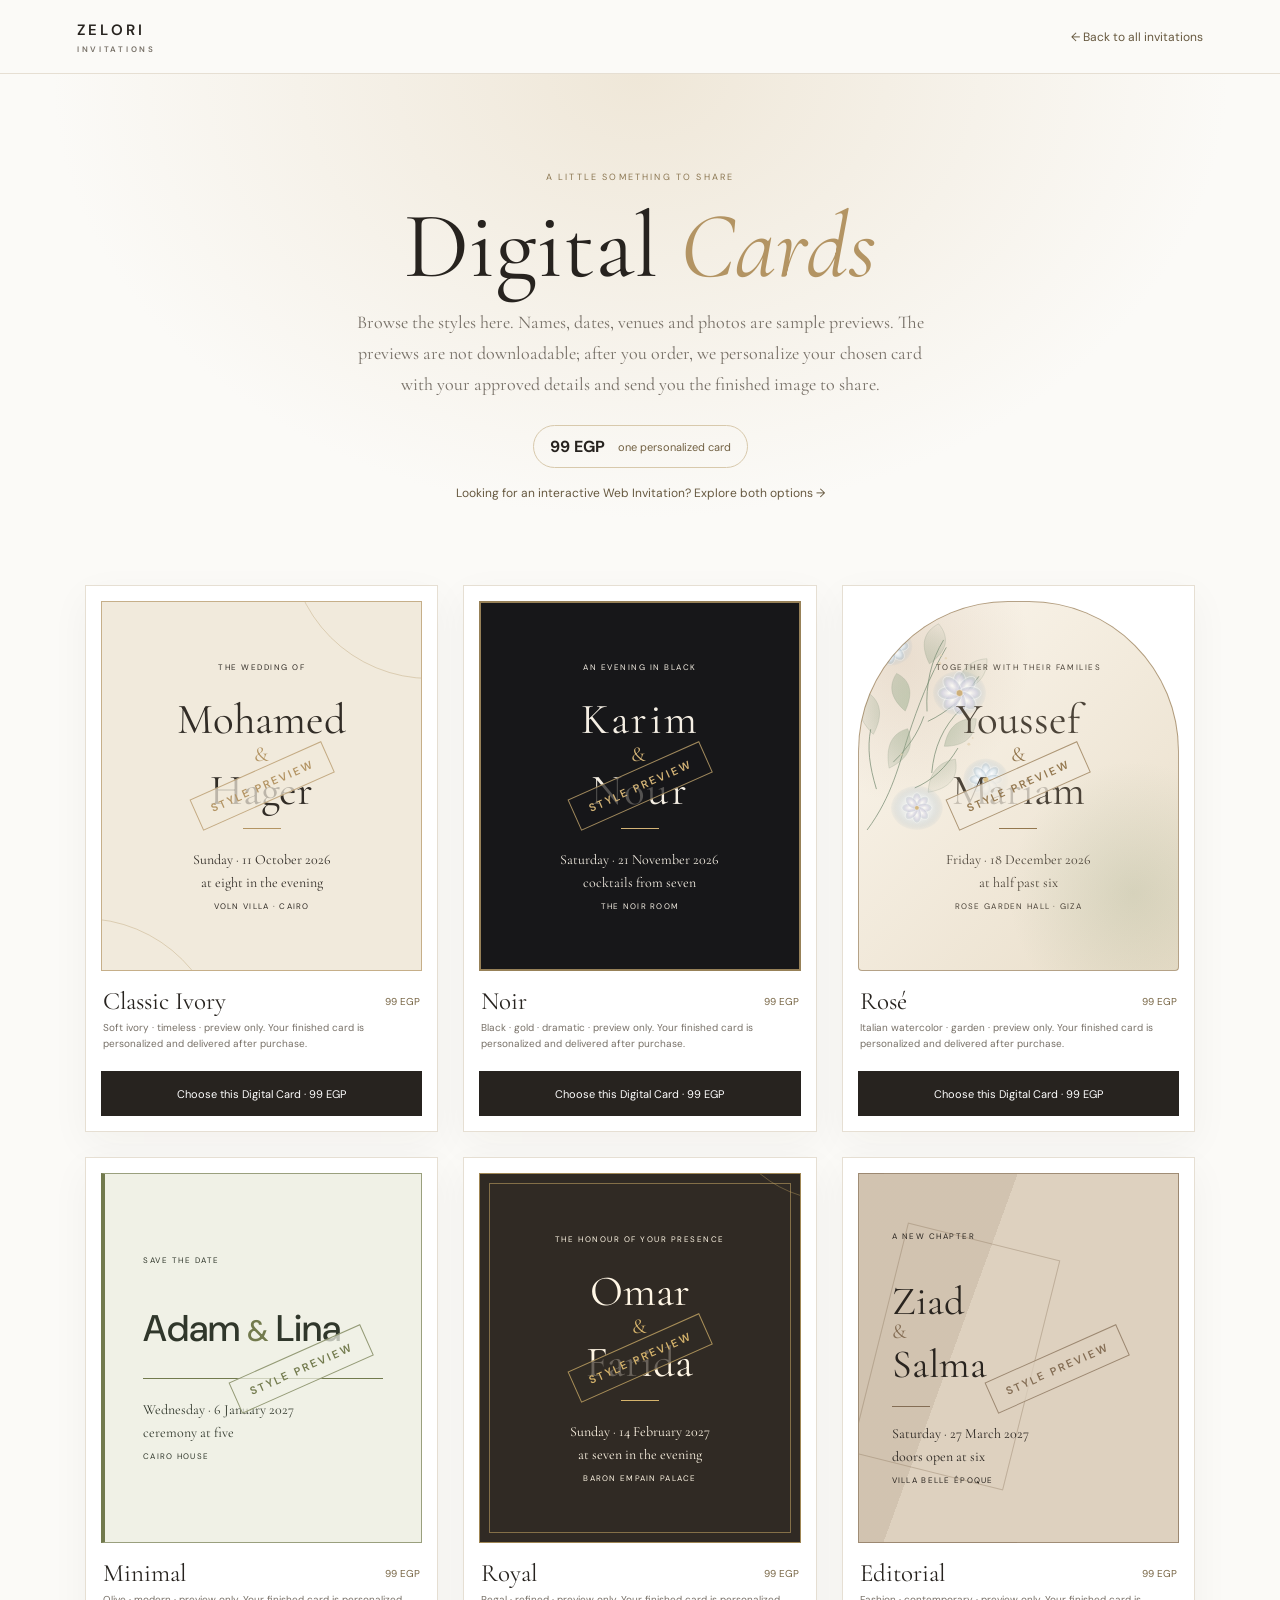
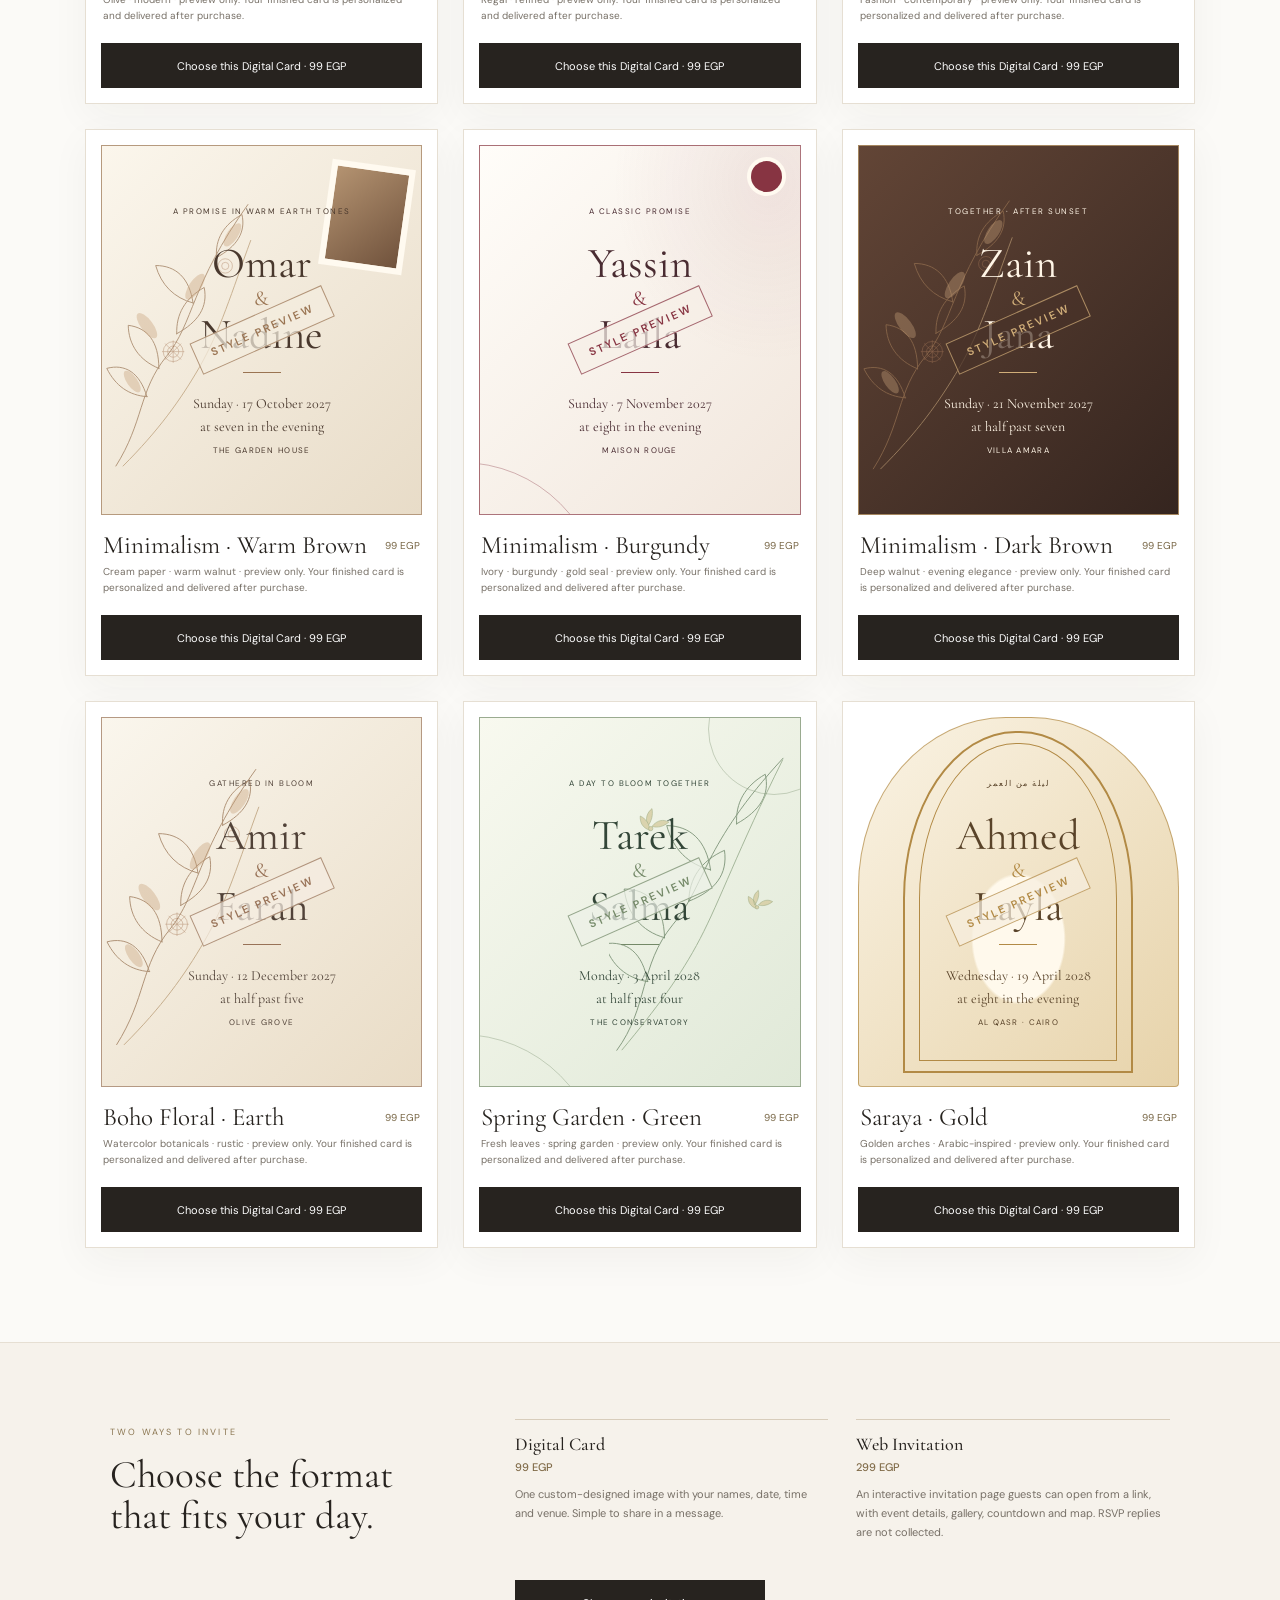
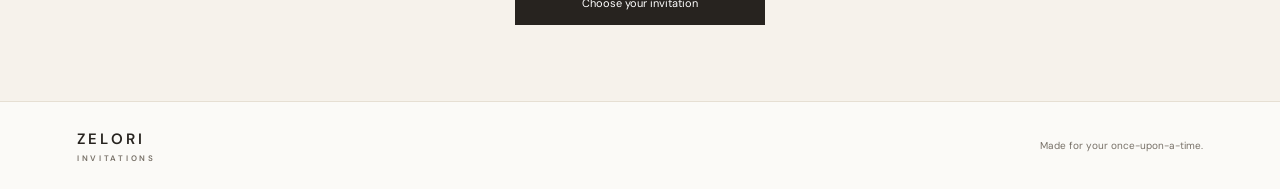
<file: digital-cards.html>
<!doctype html>
<html lang="en">
<head>
  <meta charset="utf-8">
  <meta name="viewport" content="width=device-width, initial-scale=1">
  <meta name="description" content="Explore twelve personalized ZELORI Digital Card designs, ready to share with your wedding guests.">
  <title>Digital Cards | ZELORI</title>
  <meta property="og:title" content="Digital Cards | ZELORI">
  <meta property="og:description" content="ZELORI digital wedding invitation design preview. Sample details are for demonstration; request a personalized design.">
  <meta property="og:type" content="website">
  <link rel="preconnect" href="https://fonts.googleapis.com">
  <link rel="preconnect" href="https://fonts.gstatic.com" crossorigin>
  <link href="https://fonts.googleapis.com/css2?family=Cormorant+Garamond:wght@400;500;600&family=DM+Sans:wght@400;500;600&display=swap" rel="stylesheet">
  <link rel="stylesheet" href="digital-cards.css">
  <link rel="icon" type="image/svg+xml" href="assets/favicon.svg">
</head>
<body>
  <header class="topbar"><a class="brand" href="index.html">ZELORI<span>INVITATIONS</span></a><a class="back-link" href="index.html#portfolio">← Back to all invitations</a></header>
  <main>
    <section class="intro">
      <span class="eyebrow">A LITTLE SOMETHING TO SHARE</span>
      <h1>Digital <em>Cards</em></h1>
      <p>Browse the styles here. Names, dates, venues and photos are sample previews. The previews are not downloadable; after you order, we personalize your chosen card with your approved details and send you the finished image to share.</p>
      <div class="price-pill"><strong>99 EGP</strong><span>one personalized card</span></div>
      <a class="text-link" href="index.html#order">Looking for an interactive Web Invitation? Explore both options →</a>
    </section>
    <section class="collection" aria-label="Digital Card designs" id="cards"></section>
    <section class="difference"><div><span class="eyebrow">TWO WAYS TO INVITE</span><h2>Choose the format<br>that fits your day.</h2></div><div class="format"><b>Digital Card <span>99 EGP</span></b><p>One custom-designed image with your names, date, time and venue. Simple to share in a message.</p></div><div class="format"><b>Web Invitation <span>299 EGP</span></b><p>An interactive invitation page guests can open from a link, with event details, gallery, countdown and map. RSVP replies are not collected.</p></div><a class="primary-link" href="index.html?package=digital-card#order">Choose your invitation</a></section>
  </main>
  <footer><a class="brand" href="index.html">ZELORI<span>INVITATIONS</span></a><span>Made for your once-upon-a-time.</span></footer>
  <script src="digital-cards.js"></script>
</body>
</html>
</file>
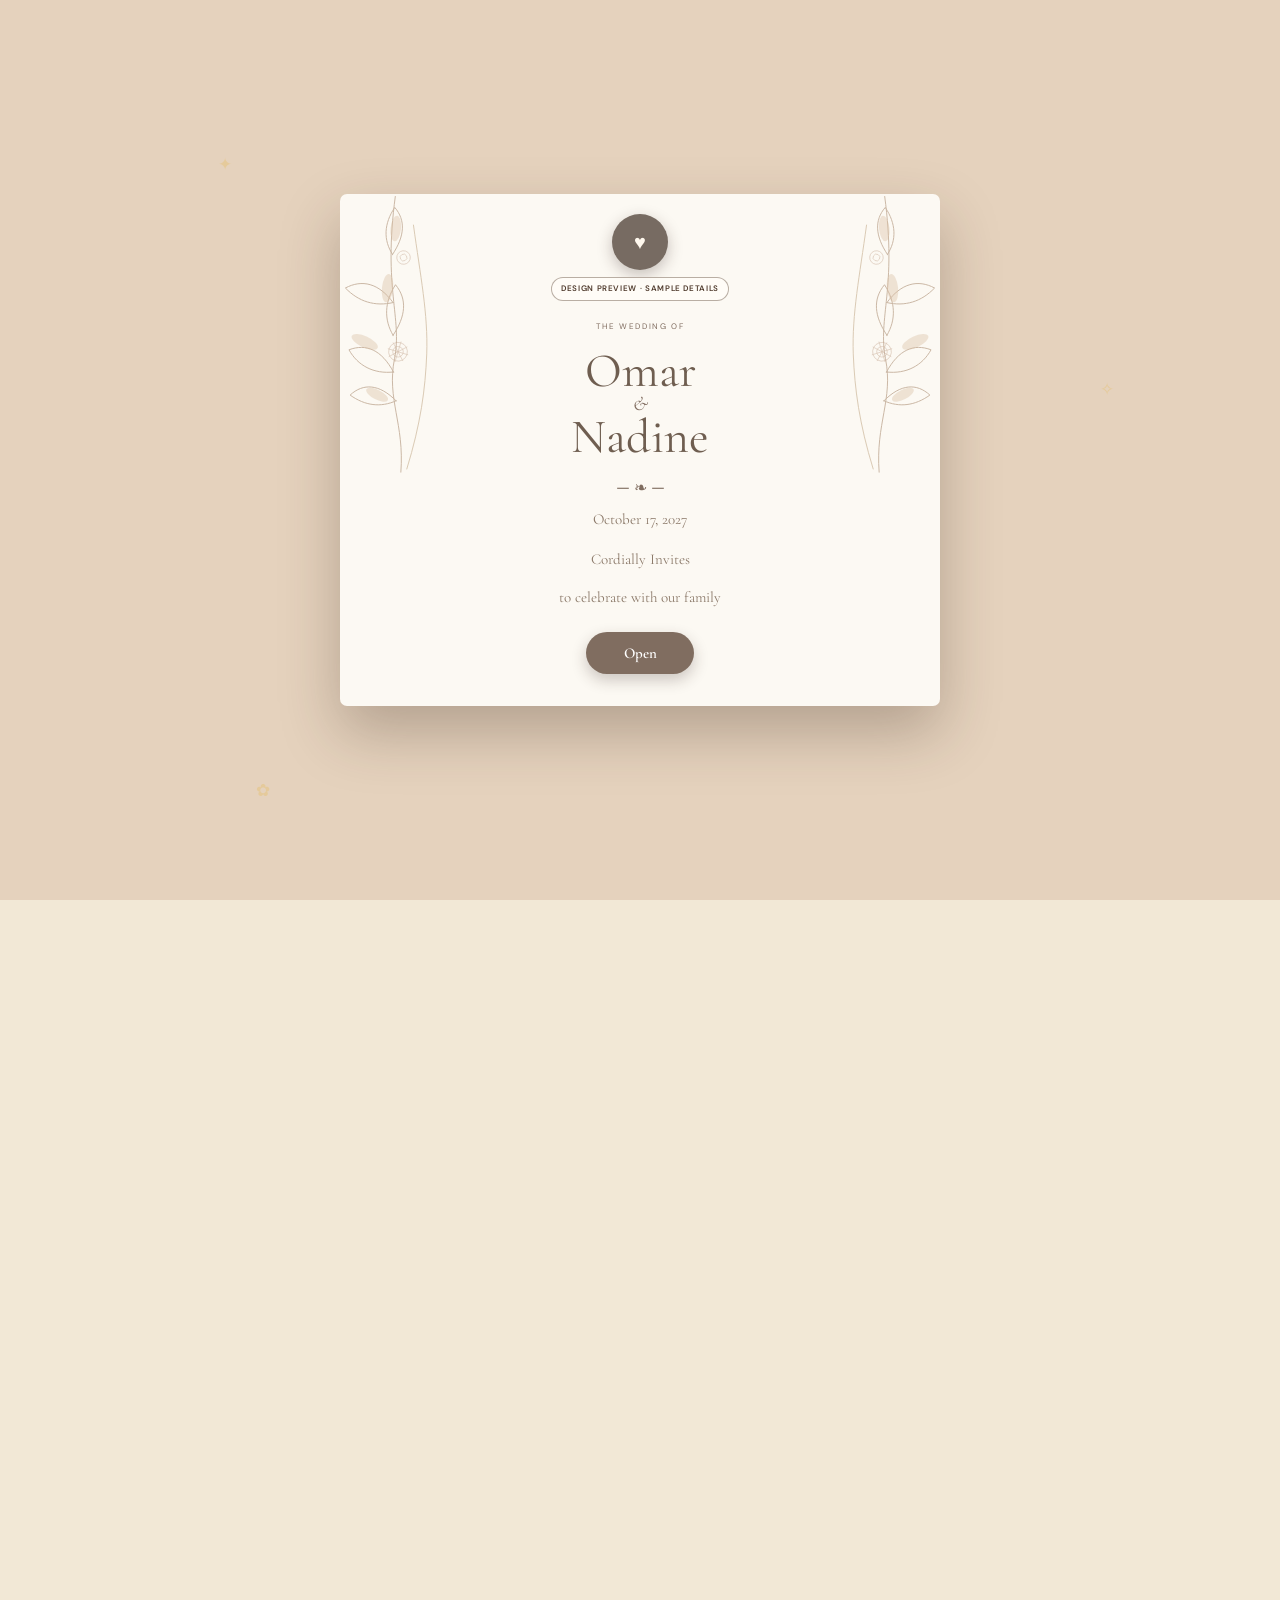
<file: invitation-references.html>
<!doctype html>
<html lang="en">
<head>
  <meta charset="utf-8">
  <meta name="viewport" content="width=device-width, initial-scale=1">
  <meta name="theme-color" content="#f5efe3">
  <meta name="description" content="A ZELORI invitation design preview with sample event details; RSVP replies are not sent or stored.">
  <title>Wedding Invitation Preview | ZELORI</title>
  <meta property="og:title" content="Wedding Invitation Preview | ZELORI">
  <meta property="og:description" content="ZELORI digital wedding invitation design preview. Sample details are for demonstration; request a personalized design.">
  <meta property="og:type" content="website">
  <link rel="preconnect" href="https://fonts.googleapis.com">
  <link rel="preconnect" href="https://fonts.gstatic.com" crossorigin>
  <link href="https://fonts.googleapis.com/css2?family=Amiri:wght@400;700&family=Cormorant+Garamond:ital,wght@0,400;0,500;0,600;1,400;1,500&family=DM+Sans:wght@400;500;600&family=Great+Vibes&display=swap" rel="stylesheet">
  <link rel="stylesheet" href="invitation-references.css">
</head>
<body class="reference-invitation">
  <section class="ref-cover" id="cover" aria-label="Invitation cover">
    <div class="ref-cover-card"><span class="ref-cover-flower ref-cover-flower-one" aria-hidden="true">✿</span><span class="ref-cover-flower ref-cover-flower-two" aria-hidden="true">✿</span><span class="ref-cover-seal" aria-hidden="true">♥</span><span class="ref-cover-badge" id="coverDemoBadge">DESIGN PREVIEW · SAMPLE DETAILS</span><p id="coverKicker">THE WEDDING OF</p><h1><span id="coverNameOne"></span><i>&amp;</i><span id="coverNameTwo"></span></h1><div class="ref-cover-rule">— ❧ —</div><p id="coverDate"></p><p class="ref-cover-invite">Cordially Invites</p><p class="ref-cover-guest" id="coverGuest"></p><p class="ref-cover-family" id="coverFamily">to celebrate with our family</p><button id="openInvitation" type="button">Open</button></div>
    <span class="cover-spark cover-spark-one">✦</span><span class="cover-spark cover-spark-two">✧</span><span class="cover-spark cover-spark-three">✿</span>
  </section>
  <header class="ref-topbar"><a href="index.html#portfolio" class="ref-brand">ZELORI<span>INVITATIONS</span></a><span class="ref-demo-badge" id="demoBadge">DESIGN PREVIEW · SAMPLE DETAILS</span><a href="index.html#portfolio" class="ref-back">← All designs</a></header>
  <main id="invitation" class="ref-theme">
    <section class="ref-hero" aria-labelledby="coupleNames">
      <div class="ref-hero-art" aria-hidden="true"><span class="ref-photo ref-photo-one"></span><span class="ref-photo ref-photo-two"></span><span class="ref-envelope"></span><span class="ref-seal">♥</span><span class="ref-lantern ref-lantern-one">✧</span><span class="ref-lantern ref-lantern-two">✧</span><span class="ref-bloom ref-bloom-one">✿</span><span class="ref-bloom ref-bloom-two">✿</span></div>
      <div class="ref-hero-paper">
        <p class="ref-kicker" id="heroKicker"></p>
        <p class="ref-intro" id="heroIntro"></p>
        <h1 id="coupleNames"><span id="nameOne"></span><i>&amp;</i><span id="nameTwo"></span></h1>
        <p class="ref-copy" id="heroCopy"></p>
        <div class="ref-date"><span id="dayName"></span><b id="dayNumber"></b><span id="monthYear"></span></div>
        <a class="ref-scroll" href="#ceremony">EXPLORE THE INVITATION <span>↓</span></a>
      </div>
      <span class="ref-side-note" id="sideNote"></span>
    </section>

    <section class="ref-ceremony" id="ceremony">
      <p class="ref-eyebrow">CEREMONY INFO</p>
      <div class="ref-family-grid"><p id="familyOne"></p><p id="familyTwo"></p></div>
      <p class="ref-ceremony-intro">Together with our families<br>we invite you to our wedding</p>
      <h2 class="ref-couple-display"><span id="ceremonyNameOne"></span><i>&amp;</i><span id="ceremonyNameTwo"></span></h2>
      <div class="ref-event-grid"><article><span>WEDDING CEREMONY</span><h3 id="ceremonyVenue"></h3><b id="ceremonyTime"></b><p id="ceremonyDate"></p></article><article><span>RECEPTION</span><h3 id="receptionVenue"></h3><b id="receptionTime"></b><p id="receptionDate"></p></article></div>
    </section>

    <section class="ref-gallery" id="gallery"><p class="ref-eyebrow">A FEW OF OUR FAVORITE MOMENTS</p><h2>PHOTO GALLERY</h2><div class="ref-carousel"><button type="button" class="gallery-prev" aria-label="Previous photo">‹</button><div class="ref-photo-track" id="photoTrack"></div><button type="button" class="gallery-next" aria-label="Next photo">›</button></div><div class="ref-gallery-count"><span id="galleryCurrent">01</span> / <span id="galleryTotal">09</span></div></section>

    <section class="ref-reception" id="reception"><p class="ref-eyebrow">RECEPTION INFO</p><h2>THE RECEPTION WILL TAKE PLACE AT:</h2><div class="ref-reception-main"><div class="ref-reception-date"><b id="receptionTimeLarge"></b><span id="receptionDateLarge"></span><strong id="receptionYear"></strong></div><div class="ref-hours"><span>WELCOME <b id="welcomeTime"></b></span><span>RECEPTION <b id="receptionStart"></b></span></div><div class="ref-count-grid"><div><b id="days">—</b><span>DAYS</span></div><i>:</i><div><b id="hours">—</b><span>HOURS</span></div><i>:</i><div><b id="minutes">—</b><span>MINUTES</span></div><i>:</i><div><b id="seconds">—</b><span>SECONDS</span></div></div><div class="ref-calendar"><div class="ref-cal-head"><button type="button" aria-label="Previous month" id="calPrev">‹</button><b id="calendarMonth"></b><button type="button" aria-label="Next month" id="calNext">›</button></div><div class="ref-cal-grid" id="calendarGrid"></div></div><div class="ref-reception-actions"><a id="calendarLink" target="_blank" rel="noopener noreferrer">Add to calendar</a><a href="#guestbook">CONFIRM ATTENDANCE</a></div></div></section>

    <section class="ref-venue" id="venue"><p class="ref-eyebrow">WEDDING RECEPTION VENUE</p><h2 id="venueTitle"></h2><p id="venueAddress"></p><div class="ref-map-art" aria-label="Illustrated map preview"><span>✦</span><b id="mapMarker"></b></div><a id="mapLink" target="_blank" rel="noopener noreferrer">Get directions ↗</a></section>

    <section class="ref-dress" id="dress"><p class="ref-eyebrow">DRESS CODE</p><h2 id="dressTitle">Party Attire</h2><div class="ref-swatches" aria-hidden="true"><i></i><i></i><i></i><i></i><i></i></div><p>Please join us in attire that suits the celebration.</p></section>

    <section class="ref-schedule" id="schedule"><p class="ref-eyebrow">WEDDING DAY SCHEDULE</p><h2>A day to remember</h2><ol id="scheduleList"></ol></section>

    <section class="ref-guestbook" id="guestbook"><p class="ref-eyebrow">GUESTBOOK · DEMO ONLY</p><h2>Leave a wish<br><em>for the happy couple.</em></h2><form id="refRsvp"><label for="guest">Your name</label><input id="guest" required placeholder="Write your name"><label for="message">Your wishes</label><textarea id="message" rows="3" required placeholder="Write a lovely message"></textarea><button type="submit">SHOW PREVIEW RESPONSE</button><output id="rsvpMessage" aria-live="polite">Preview only — nothing is sent or stored.</output></form><div class="ref-wishes" id="wishSamples"></div></section>

    <section class="ref-gift"><p class="ref-eyebrow">A LITTLE SURPRISE</p><h2>GIFT BOX</h2><button id="giftButton" class="ref-gift-box" type="button" aria-label="Open gift box"><span class="gift-lid"></span><span class="gift-ribbon"></span><span class="gift-bow">✦</span><span class="gift-prompt">Tap to open</span></button><p id="giftMessage">Your presence would be the greatest gift we could receive!</p></section>

    <section class="ref-order" id="order"><p class="ref-eyebrow">MAKE THIS DESIGN YOURS</p><h2>Choose your invitation</h2><p>Send a request and we’ll confirm details and manual payment on WhatsApp. No online payment is taken.</p><div class="ref-products"><a id="digitalOrder" class="ref-product"><b>Digital Card</b><span>Personalized shareable image · 99 EGP</span><small>Prepared for you after order confirmation</small></a><a id="webOrder" class="ref-product ref-product-primary"><b>Web Invitation</b><span>Interactive page for your guests · 299 EGP</span><small>Event details, gallery and countdown; RSVP replies are not collected</small></a></div><p class="ref-payment">Custom Design · 499 EGP includes a bespoke visual direction and matching invitation page. Request it through the order form. RSVP collection is not included.</p><a class="ref-all-designs" href="index.html#portfolio">Explore all ZELORI designs</a></section>
  </main>
  <footer class="ref-footer"><b>ZELORI</b><span>Made with care for your celebration</span><a href="index.html#portfolio">Back to ZELORI</a></footer>
  <script src="invitation-references.js"></script>
</body>
</html>
</file>
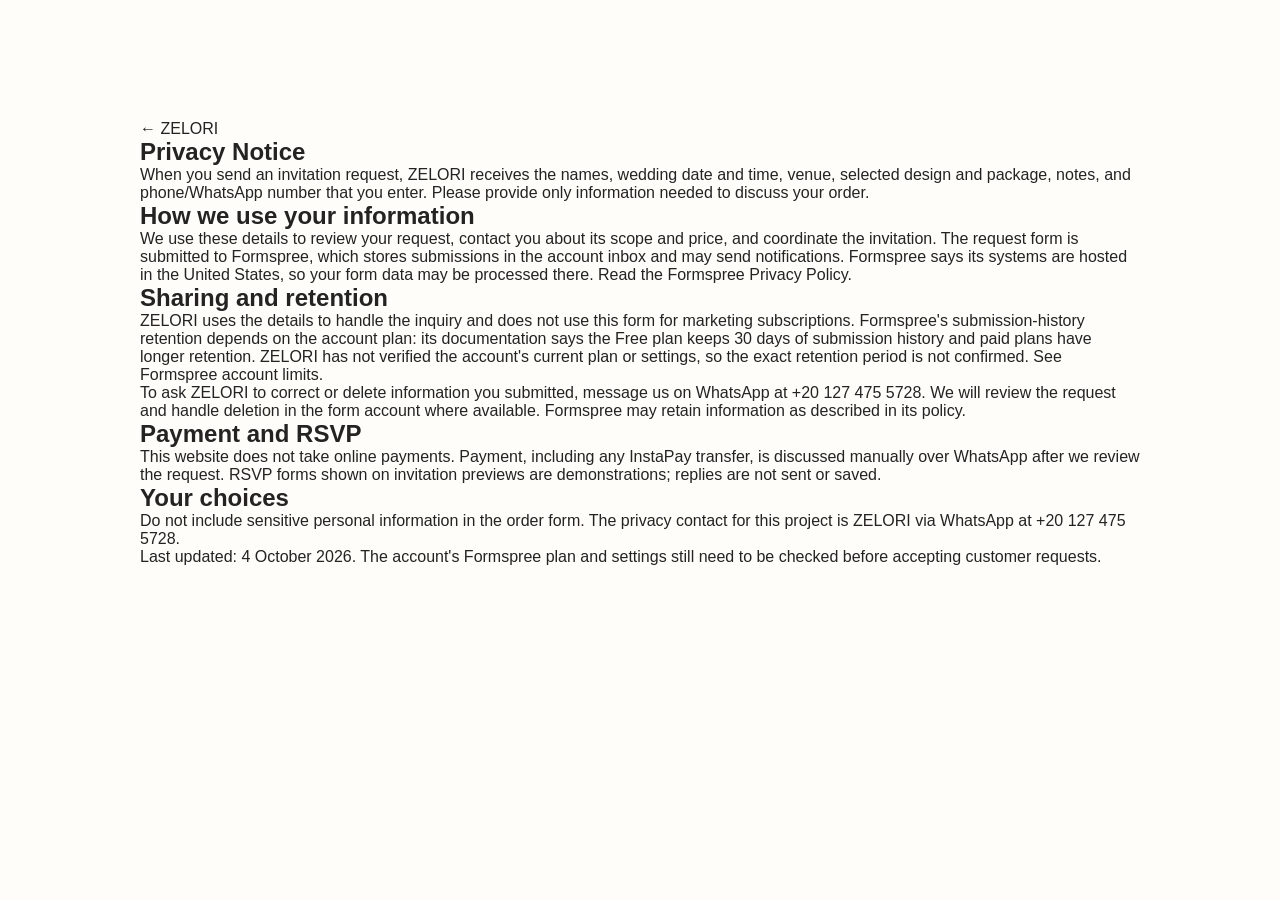
<file: privacy.html>
<!doctype html>
<html lang="en">
<head>
  <meta charset="utf-8">
  <meta name="viewport" content="width=device-width, initial-scale=1">
  <title>Privacy Notice | ZELORI</title>
  <meta property="og:title" content="Privacy Notice | ZELORI">
  <meta property="og:description" content="ZELORI digital wedding invitation design preview. Sample details are for demonstration; request a personalized design.">
  <meta property="og:type" content="website">
  <meta name="description" content="How ZELORI handles information submitted with an invitation request.">
  <link rel="stylesheet" href="style.css">
  <link rel="icon" type="image/svg+xml" href="assets/favicon.svg">
</head>
<body>
  <main class="order-section" style="min-height:100vh">
    <article class="order-container">
      <a href="index.html">← ZELORI</a>
      <h1>Privacy Notice</h1>
      <p>When you send an invitation request, ZELORI receives the names, wedding date and time, venue, selected design and package, notes, and phone/WhatsApp number that you enter. Please provide only information needed to discuss your order.</p>
      <h2>How we use your information</h2>
      <p>We use these details to review your request, contact you about its scope and price, and coordinate the invitation. The request form is submitted to Formspree, which stores submissions in the account inbox and may send notifications. Formspree says its systems are hosted in the United States, so your form data may be processed there. Read the <a href="https://formspree.io/legal/privacy-policy/" target="_blank" rel="noopener noreferrer">Formspree Privacy Policy</a>.</p>
      <h2>Sharing and retention</h2>
      <p>ZELORI uses the details to handle the inquiry and does not use this form for marketing subscriptions. Formspree's submission-history retention depends on the account plan: its documentation says the Free plan keeps 30 days of submission history and paid plans have longer retention. ZELORI has not verified the account's current plan or settings, so the exact retention period is not confirmed. See <a href="https://help.formspree.io/articles/account-management/account-limits/" target="_blank" rel="noopener noreferrer">Formspree account limits</a>.</p>
      <p>To ask ZELORI to correct or delete information you submitted, message us on <a href="https://wa.me/201274755728">WhatsApp at +20 127 475 5728</a>. We will review the request and handle deletion in the form account where available. Formspree may retain information as described in its policy.</p>
      <h2>Payment and RSVP</h2>
      <p>This website does not take online payments. Payment, including any InstaPay transfer, is discussed manually over WhatsApp after we review the request. RSVP forms shown on invitation previews are demonstrations; replies are not sent or saved.</p>
      <h2>Your choices</h2>
      <p>Do not include sensitive personal information in the order form. The privacy contact for this project is ZELORI via WhatsApp at +20 127 475 5728.</p>
      <p>Last updated: 4 October 2026. The account's Formspree plan and settings still need to be checked before accepting customer requests.</p>
    </article>
  </main>
</body>
</html>
</file>
<file: style.css>
/* =========================================
   RESET
========================================= */

* {
    margin: 0;
    padding: 0;
    box-sizing: border-box;
}

html {
    scroll-behavior: smooth;
}

body {
    font-family: "Inter", sans-serif;
    background: #F8F5EF;
    color: #242321;
}

a {
    text-decoration: none;
    color: inherit;
}

button {
    font-family: inherit;
}


/* =========================================
   NAVBAR
========================================= */

.navbar {
    width: 100%;
    height: 72px;

    background: rgba(248, 245, 239, 0.94);

    border-bottom:
        1px solid rgba(36, 35, 33, 0.08);

    position: relative;
    z-index: 100;
}

.nav-container {
    max-width: 1240px;
    height: 100%;

    margin: auto;
    padding: 0 30px;

    display: flex;
    align-items: center;
}

.logo {
    font-family: "Playfair Display", serif;

    font-size: 24px;

    letter-spacing: 2px;
}

.nav-links {
    display: flex;

    gap: 32px;

    margin-left: auto;
    margin-right: 35px;
}

.nav-links a {
    font-size: 14px;

    transition: 0.3s ease;
}

.nav-links a:hover {
    color: #C8A96B;
}

.nav-button {
    background: #242321;

    color: white;

    padding: 12px 20px;

    border-radius: 6px;

    font-size: 13px;

    transition: 0.3s ease;
}

.nav-button:hover {
    background: #C8A96B;

    transform: translateY(-2px);
}

.menu-button {
    display: none;

    margin-left: auto;

    border: none;

    background: transparent;

    font-size: 25px;

    cursor: pointer;

    color: #242321;
}


/* =========================================
   MOBILE MENU
========================================= */

.mobile-menu {
    display: none;

    position: absolute;

    top: 72px;
    left: 0;

    width: 100%;

    background: #FFFCF8;

    padding: 25px;

    z-index: 90;

    flex-direction: column;

    gap: 20px;

    border-bottom:
        1px solid rgba(36, 35, 33, 0.1);
}

.mobile-menu.active {
    display: flex;
}

.mobile-menu a {
    font-size: 15px;
}

.mobile-cta {
    background: #242321;

    color: white;

    padding: 14px;

    text-align: center;

    border-radius: 6px;
}


/* =========================================
   HERO
========================================= */

.hero {
    min-height: calc(100vh - 72px);

    display: flex;

    align-items: center;

    overflow: hidden;
}

.hero-container {
    width: 100%;

    max-width: 1240px;

    margin: auto;

    padding: 70px 30px;

    display: grid;

    grid-template-columns: 1fr 1fr;

    align-items: center;

    gap: 50px;
}


/* =========================================
   HERO CONTENT
========================================= */

.hero-content {
    animation:
        heroText 0.9s ease forwards;
}

.eyebrow {
    display: block;

    font-size: 11px;

    letter-spacing: 3px;

    color: #C8A96B;

    margin-bottom: 20px;
}

.hero h1 {
    font-family: "Playfair Display", serif;

    font-size: clamp(60px, 7vw, 100px);

    line-height: 0.95;

    font-weight: 500;

    margin-bottom: 30px;
}

.hero h1 span {
    color: #C8A96B;
}

.hero-content > p {
    max-width: 430px;

    font-size: 17px;

    line-height: 1.8;

    color: #66615A;

    margin-bottom: 35px;
}


/* =========================================
   HERO BUTTONS
========================================= */

.hero-buttons {
    display: flex;

    gap: 14px;

    flex-wrap: wrap;
}

.btn {
    display: inline-flex;

    align-items: center;

    justify-content: center;

    min-height: 50px;

    padding: 0 23px;

    border-radius: 6px;

    font-size: 13px;

    transition: 0.3s ease;
}

.btn-primary {
    background: #242321;

    color: white;
}

.btn-primary:hover {
    background: #C8A96B;

    transform: translateY(-2px);
}

.btn-secondary {
    border: 1px solid #242321;
}

.btn-secondary:hover {
    background: #242321;

    color: white;
}


/* =========================================
   HERO VISUAL
========================================= */

.hero-visual {
    position: relative;

    min-height: 560px;

    display: flex;

    align-items: center;

    justify-content: center;
}


/* =========================================
   PHONE
========================================= */

.phone {
    width: 285px;
    height: 575px;

    padding: 9px;

    background: #242321;

    border-radius: 38px;

    box-shadow:
        0 30px 70px rgba(36, 35, 33, 0.22);

    position: relative;

    z-index: 5;

    animation:
        phoneFloat 5s ease-in-out infinite;
}

.phone-screen {
    width: 100%;
    height: 100%;

    border-radius: 30px;

    overflow: hidden;

    background:
        linear-gradient(
            145deg,
            #F8F5EF,
            #E8DED0
        );
}

.phone-speaker {
    position: absolute;

    width: 65px;
    height: 5px;

    border-radius: 10px;

    background: #111;

    top: 17px;
    left: 50%;

    transform: translateX(-50%);

    z-index: 10;
}


/* =========================================
   INVITATION INSIDE PHONE
========================================= */

.invitation {
    height: 100%;

    padding: 75px 25px 35px;

    text-align: center;

    display: flex;

    flex-direction: column;

    align-items: center;

    justify-content: center;
}

.invitation-small {
    font-size: 7px;

    letter-spacing: 2px;

    color: #766E64;

    margin-bottom: 18px;
}

.invitation-line {
    width: 35px;
    height: 1px;

    background: #C8A96B;

    margin-bottom: 25px;
}

.invitation h2 {
    font-family: "Playfair Display", serif;

    font-size: 38px;

    line-height: 1.2;

    font-weight: 500;

    margin-bottom: 25px;
}

.invitation h2 span {
    display: block;

    font-size: 18px;

    color: #C8A96B;

    margin: 5px 0;
}

.invitation-date {
    font-size: 10px;

    letter-spacing: 2px;

    margin-bottom: 8px;
}

.invitation-time {
    font-size: 11px;

    color: #766E64;
}

.invitation-divider {
    width: 45px;
    height: 1px;

    background: #C8A96B;

    margin: 25px 0 15px;
}

.invitation-location {
    font-family: "Playfair Display", serif;

    font-size: 16px;
}

.demo-button {
    margin-top: 35px;

    background: transparent;

    border: 1px solid #242321;

    padding: 11px 17px;

    font-size: 8px;

    letter-spacing: 1.5px;

    cursor: pointer;

    transition: 0.3s ease;
}

.demo-button:hover {
    background: #242321;

    color: white;
}


/* =========================================
   HERO DECORATION
========================================= */

.gold-circle {
    position: absolute;

    border:
        1px solid rgba(200, 169, 107, 0.5);

    border-radius: 50%;
}

.circle-one {
    width: 390px;
    height: 390px;

    right: 30px;
}

.circle-two {
    width: 470px;
    height: 470px;

    right: -10px;
}


/* =========================================
   INVITATION TYPES
========================================= */

.invitation-types {
    background: #FFFCF8;

    padding: 120px 30px;

    position: relative;
}


/* =========================================
   SECTION HEADER
========================================= */

.section-header {
    max-width: 1240px;

    margin: 0 auto 65px;

    text-align: center;
}

.section-label {
    display: block;

    color: #C8A96B;

    font-size: 11px;

    letter-spacing: 3px;

    margin-bottom: 18px;
}

.section-header h2 {
    font-family: "Playfair Display", serif;

    font-size: clamp(42px, 5vw, 68px);

    line-height: 1.05;

    font-weight: 500;

    margin-bottom: 20px;
}

.section-header h2 span {
    color: #C8A96B;
}

.section-header p {
    color: #766E64;

    font-size: 15px;

    line-height: 1.7;
}


/* =========================================
   TYPES GRID
========================================= */

.types-grid {
    max-width: 1240px;

    margin: auto;

    display: grid;

    grid-template-columns:
        repeat(3, 1fr);

    gap: 20px;
}


/* =========================================
   TYPE CARD
========================================= */

.type-card {
    min-height: 390px;

    padding: 35px;

    background: #F8F5EF;

    border:
        1px solid rgba(36, 35, 33, 0.08);

    position: relative;

    display: flex;

    flex-direction: column;

    overflow: hidden;

    transition: 0.35s ease;
}

.type-card:hover {
    transform: translateY(-8px);

    box-shadow:
        0 20px 50px
        rgba(36, 35, 33, 0.08);
}


/* =========================================
   NUMBER
========================================= */

.type-number {
    font-size: 11px;

    letter-spacing: 2px;

    color: #A49C91;
}


/* =========================================
   TYPE ICON
========================================= */

.type-icon {
    width: 55px;
    height: 55px;

    margin-top: 45px;

    border:
        1px solid #C8A96B;

    border-radius: 50%;

    display: flex;

    align-items: center;
    justify-content: center;

    color: #C8A96B;

    font-size: 22px;
}


/* =========================================
   CARD CONTENT
========================================= */

.type-card h3 {
    font-family: "Playfair Display", serif;

    font-size: 30px;

    font-weight: 500;

    margin-top: 25px;

    margin-bottom: 15px;
}

.type-card > p {
    color: #766E64;

    font-size: 14px;

    line-height: 1.7;

    max-width: 320px;
}


/* =========================================
   CARD FOOTER
========================================= */

.type-footer {
    margin-top: auto;

    padding-top: 30px;

    display: flex;

    justify-content: space-between;

    align-items: center;

    border-top:
        1px solid rgba(36, 35, 33, 0.08);
}

.type-footer span {
    font-size: 12px;

    color: #766E64;
}

.type-footer a {
    font-size: 12px;

    font-weight: 600;

    transition: 0.3s ease;
}

.type-footer a:hover {
    color: #C8A96B;
}


/* =========================================
   FEATURED CARD
========================================= */

.type-card.featured {
    background: #242321;

    color: #FFFCF8;

    border-color: #242321;
}

.type-card.featured > p {
    color: #BDB7AE;
}

.type-card.featured .type-number {
    color: #8D877E;
}

.type-card.featured .type-footer {
    border-color:
        rgba(255, 255, 255, 0.12);
}

.type-card.featured .type-footer span {
    color: #BDB7AE;
}

.type-card.featured .type-icon {
    border-color: #C8A96B;
}

.type-card.featured .type-footer a {
    color: #C8A96B;
}


/* =========================================
   MOST POPULAR
========================================= */

.featured-label {
    position: absolute;

    top: 0;
    right: 0;

    padding: 9px 14px;

    background: #C8A96B;

    color: #242321;

    font-size: 9px;

    letter-spacing: 1.5px;

    font-weight: 600;
}


/* =========================================
   WEB FEATURES
========================================= */

.web-features {
    background: #242321;

    color: #FFFCF8;

    padding: 130px 30px;

    overflow: hidden;
}

.features-container {
    max-width: 1240px;

    margin: auto;

    display: grid;

    grid-template-columns:
        0.85fr 1.15fr;

    gap: 100px;

    align-items: center;
}


/* =========================================
   FEATURES LEFT
========================================= */

.features-content .section-label {
    color: #C8A96B;
}

.features-content h2 {
    font-family: "Playfair Display", serif;

    font-size: clamp(48px, 5vw, 72px);

    line-height: 1;

    font-weight: 500;

    margin-bottom: 28px;
}

.features-content h2 span {
    color: #C8A96B;
}

.features-content > p {
    color: #BDB7AE;

    font-size: 15px;

    line-height: 1.8;

    max-width: 400px;

    margin-bottom: 35px;
}


/* =========================================
   FEATURE BUTTON
========================================= */

.feature-button {
    display: inline-flex;

    align-items: center;

    gap: 25px;

    padding: 15px 20px;

    border:
        1px solid rgba(200, 169, 107, 0.6);

    color: #FFFCF8;

    font-size: 12px;

    transition: 0.3s ease;
}

.feature-button span {
    color: #C8A96B;

    font-size: 18px;

    transition: 0.3s ease;
}

.feature-button:hover {
    background: #C8A96B;

    color: #242321;
}

.feature-button:hover span {
    color: #242321;

    transform: translateX(5px);
}


/* =========================================
   FEATURES GRID
========================================= */

.features-grid {
    display: grid;

    grid-template-columns:
        repeat(2, 1fr);

    border-top:
        1px solid rgba(255,255,255,0.12);

    border-left:
        1px solid rgba(255,255,255,0.12);
}


/* =========================================
   FEATURE ITEM
========================================= */

.feature-item {
    min-height: 190px;

    padding: 30px;

    display: flex;

    gap: 20px;

    border-right:
        1px solid rgba(255,255,255,0.12);

    border-bottom:
        1px solid rgba(255,255,255,0.12);

    transition: 0.3s ease;
}

.feature-item:hover {
    background:
        rgba(200,169,107,0.06);
}


/* =========================================
   FEATURE ICON
========================================= */

.feature-icon {
    min-width: 42px;
    height: 42px;

    border:
        1px solid #C8A96B;

    border-radius: 50%;

    display: flex;

    align-items: center;
    justify-content: center;

    color: #C8A96B;

    font-size: 17px;
}


/* =========================================
   FEATURE TEXT
========================================= */

.feature-item h3 {
    font-family: "Playfair Display", serif;

    font-size: 23px;

    font-weight: 500;

    margin-bottom: 10px;
}

.feature-item p {
    color: #8F8981;

    font-size: 12px;

    line-height: 1.7;

    max-width: 190px;
}


/* =========================================
   PORTFOLIO
========================================= */

/* =========================================
   PORTFOLIO
========================================= */

.portfolio-section {
    background: #F8F5EF;
    padding: 120px 30px;
}

.portfolio-header {
    max-width: 700px;
    margin: 0 auto 45px;
    text-align: center;
}

.portfolio-header h2 {
    font-family: "Playfair Display", serif;
    font-size: clamp(48px, 6vw, 75px);
    font-weight: 500;
    line-height: 1;
    margin-bottom: 20px;
}

.portfolio-header h2 span {
    color: #C8A96B;
}

.portfolio-header p {
    color: #766E64;
    font-size: 15px;
}


/* FILTERS */

.portfolio-filters {
    max-width: 900px;
    margin: 0 auto 55px;

    display: flex;
    justify-content: center;
    align-items: center;

    gap: 10px;
    flex-wrap: wrap;
}

.filter-button {
    border: 1px solid rgba(36, 35, 33, 0.15);

    background: transparent;

    padding: 10px 18px;

    border-radius: 30px;

    font-size: 11px;

    cursor: pointer;

    color: #242321;

    transition: 0.3s ease;
}

.filter-button:hover,
.filter-button.active {
    background: #242321;
    color: white;
}


/* DESIGNS GRID */

.designs-grid {
    max-width: 1240px;

    margin: auto;

    display: grid;

    grid-template-columns:
        repeat(3, 1fr);

    gap: 30px;
}


/* DESIGN CARD */

.design-card {
    transition: 0.35s ease;
}

.design-card.hidden {
    display: none;
}

.design-card:hover {
    transform: translateY(-6px);
}


/* PREVIEW */

.design-preview {
    height: 430px;

    padding: 45px 25px;

    display: flex;

    flex-direction: column;

    justify-content: center;

    align-items: center;

    text-align: center;

    position: relative;

    overflow: hidden;

    transition: 0.4s ease;
}

.design-preview::before {
    content: "";

    position: absolute;

    inset: 18px;

    border: 1px solid rgba(200, 169, 107, 0.5);

    pointer-events: none;
}

.design-preview > * {
    position: relative;
    z-index: 2;
}

.design-preview > span {
    font-size: 8px;
    letter-spacing: 2px;
    margin-bottom: 25px;
}

.design-preview h3 {
    font-family: "Playfair Display", serif;

    font-size: 40px;

    font-weight: 500;

    line-height: 1.15;
}

.design-preview h3 small {
    display: block;

    font-family: "Inter", sans-serif;

    font-size: 15px;

    font-weight: 400;

    margin: 8px 0;
}

.design-preview p {
    font-size: 9px;

    letter-spacing: 2px;
}

.preview-line {
    width: 45px;
    height: 1px;

    background: #C8A96B;

    margin: 25px 0;
}


/* CLASSIC */

.classic-preview {
    background: #F2EBDD;
    color: #3E3A35;
}


/* NOIR */

.noir-preview {
    background: #242321;
    color: #F8F5EF;
}

.noir-preview::before {
    border-color: rgba(200, 169, 107, 0.8);
}


/* ROSE */

.rose-preview {
    background: #EBD7D5;
    color: #493B3A;
}


/* MINIMAL */

.minimal-preview {
    background: #FFFCF8;
    color: #242321;
}

.minimal-preview::before {
    border-color: rgba(36, 35, 33, 0.2);
}


/* ROYAL */

.royal-preview {
    background: #33302D;
    color: #F5E8D1;
}

.royal-preview::before {
    border-color: #C8A96B;
}


/* EDITORIAL */

.editorial-preview {
    background: #D9CCBA;
    color: #292724;
}

.editorial-preview::before {
    border-color: rgba(36, 35, 33, 0.3);
}


/* DESIGN INFO */

.design-info {
    display: flex;

    justify-content: space-between;

    align-items: flex-end;

    gap: 15px;

    padding: 22px 0 15px;
}

.design-number {
    color: #A49C91;

    font-size: 10px;

    letter-spacing: 2px;
}

.design-info h3 {
    font-family: "Playfair Display", serif;

    font-size: 24px;

    font-weight: 500;

    margin: 5px 0;
}

.design-info p {
    color: #766E64;

    font-size: 11px;
}

.design-price {
    text-align: right;
}

.design-price span {
    display: block;

    color: #A49C91;

    font-size: 9px;
}

.design-price strong {
    font-size: 13px;

    font-weight: 500;
}


/* BUTTON */

.design-button {
    width: 100%;

    height: 45px;

    background: transparent;

    border: 1px solid rgba(36, 35, 33, 0.2);

    cursor: pointer;

    font-size: 11px;

    transition: 0.3s ease;
}

.design-button:hover {
    background: #242321;

    color: white;
}

/* The six new reference-led templates are generated from script.js data. */
.reference-preview { background: var(--ref-bg); color: var(--ref-ink); }
.reference-preview::before { border-color: color-mix(in srgb, var(--ref-accent) 58%, transparent); }
.reference-preview h3 { font-family: "Cormorant Garamond", "Playfair Display", serif; }
.reference-preview .preview-line { background: var(--ref-accent); }
.ref-minimalismBrown { background-image: linear-gradient(145deg,#ffffff4a,transparent 56%),url("assets/botanical-earth.svg"); background-size:auto,auto 100%; background-position:center,right -8% center; background-repeat:no-repeat; }
.ref-minimalismBrown::after { content:""; position:absolute; width:88px; height:112px; top:44px; right:18%; background:linear-gradient(135deg,#b39270,#76563f); border:7px solid #fffaf1; box-shadow:0 8px 20px #49321e2c; transform:rotate(9deg); }
.ref-minimalismDarkRed { background-image:radial-gradient(ellipse at 90% 15%,#8f39401f,transparent 35%),linear-gradient(145deg,#fffdf8,#f2e8dc); }
.ref-minimalismDarkRed::after { content:"♥"; position:absolute; top:48px; right:17%; display:grid; place-items:center; width:36px; height:36px; border-radius:50%; background:#8a3340; color:#e4c783; box-shadow:0 0 0 4px #fffaf1,0 3px 12px #46202744; }
.ref-minimalismDarkBrown { background-image:url("assets/botanical-earth.svg"),linear-gradient(135deg,#624536,#392820); background-size:auto 80%,cover; background-position:left center,center; background-repeat:no-repeat; }
.ref-minimalismDarkBrown::after { content:""; position:absolute; inset:18px; border:3px double color-mix(in srgb,var(--ref-accent) 65%,transparent); }
.ref-bohoFloralBrown { background-image:url("assets/botanical-earth.svg"),linear-gradient(135deg,#fbf6eb,#e9dcc6); background-repeat:no-repeat; background-size:auto 85%,cover; background-position:left center,center; }
.ref-springGardenGreen { background-image:url("assets/garden-spring.svg"),linear-gradient(135deg,#f7f8ed,#e2eada); background-repeat:no-repeat; background-size:auto 90%,cover; background-position:right center,center; }
.ref-sarayaGold { background-image:radial-gradient(ellipse at 50% 60%,#fff7e6 0 24%,transparent 25%),linear-gradient(135deg,#faf2df,#e8d5ae); }
.ref-sarayaGold::after { content:""; position:absolute; inset:24px 25%; border:4px double #ba944e; border-radius:50% 50% 4px 4px; box-shadow:0 0 0 10px #ba944e12; }


/* RESPONSIVE */

@media (max-width: 900px) {

    .designs-grid {
        grid-template-columns: repeat(2, 1fr);
    }

}

@media (max-width: 600px) {

    .portfolio-section {
        padding: 80px 20px;
    }

    .designs-grid {
        grid-template-columns: 1fr;
    }

    .design-preview {
        height: 470px;
    }

    .portfolio-filters {
        gap: 7px;
    }

    .filter-button {
        padding: 9px 14px;
    }

}
/* =========================================
   CONTACT
========================================= */

.contact-section {
    min-height: 500px;

    background: #E8DED0;

    padding: 100px 30px;

    display: flex;

    flex-direction: column;

    align-items: center;

    justify-content: center;

    text-align: center;
}

.contact-section h2 {
    font-family: "Playfair Display", serif;

    font-size: clamp(48px, 6vw, 75px);

    line-height: 1;

    font-weight: 500;

    margin-bottom: 40px;
}

.contact-section h2 span {
    color: #C8A96B;
}

.contact-button {
    background: #242321;

    color: white;

    padding: 16px 25px;

    font-size: 13px;

    transition: 0.3s ease;
}

.contact-button:hover {
    background: #C8A96B;

    transform: translateY(-2px);
}


/* =========================================
   FOOTER
========================================= */

.footer {
    background: #242321;

    color: white;

    padding: 55px 30px;
}

.footer-container {
    max-width: 1240px;

    margin: auto;

    display: flex;

    align-items: center;

    justify-content: space-between;

    gap: 30px;
}

.footer-logo {
    font-family: "Playfair Display", serif;

    font-size: 24px;

    letter-spacing: 2px;
}

.footer-container p {
    color: #9B958C;

    font-size: 12px;
}

.footer-container > span {
    color: #6F6A63;

    font-size: 11px;
}


/* =========================================
   ANIMATIONS
========================================= */

@keyframes heroText {

    from {
        opacity: 0;

        transform:
            translateY(25px);
    }

    to {
        opacity: 1;

        transform:
            translateY(0);
    }
}

@keyframes phoneFloat {

    0%,
    100% {
        transform:
            translateY(0);
    }

    50% {
        transform:
            translateY(-10px);
    }
}


/* =========================================
   TABLET
========================================= */

@media (max-width: 900px) {

    .nav-links,
    .nav-button {
        display: none;
    }

    .menu-button {
        display: block;
    }


    /* HERO */

    .hero-container {
        grid-template-columns: 1fr;

        text-align: center;

        padding-top: 60px;
    }

    .hero-content > p {
        margin-left: auto;

        margin-right: auto;
    }

    .hero-buttons {
        justify-content: center;
    }

    .hero-visual {
        min-height: 620px;
    }


    /* INVITATION TYPES */

    .invitation-types {
        padding: 90px 25px;
    }

    .types-grid {
        grid-template-columns: 1fr;

        max-width: 600px;
    }


    /* WEB FEATURES */

    .web-features {
        padding: 90px 25px;
    }

    .features-container {
        grid-template-columns: 1fr;

        gap: 60px;
    }

    .features-grid {
        width: 100%;
    }


    /* FOOTER */

    .footer-container {
        flex-direction: column;

        text-align: center;
    }
}


/* =========================================
   MOBILE
========================================= */

@media (max-width: 600px) {

    .nav-container {
        padding: 0 20px;
    }


    /* HERO */

    .hero-container {
        padding: 50px 20px 30px;

        gap: 20px;
    }

    .hero h1 {
        font-size: 62px;
    }

    .hero-content > p {
        font-size: 15px;
    }

    .hero-buttons {
        flex-direction: column;
    }

    .btn {
        width: 100%;
    }

    .hero-visual {
        min-height: 570px;
    }


    /* PHONE */

    .phone {
        width: 245px;

        height: 500px;
    }

    .invitation h2 {
        font-size: 32px;
    }


    /* CIRCLES */

    .circle-one {
        width: 330px;

        height: 330px;

        right: 50%;

        transform:
            translateX(50%);
    }

    .circle-two {
        width: 400px;

        height: 400px;

        right: 50%;

        transform:
            translateX(50%);
    }


    /* INVITATION TYPES */

    .invitation-types {
        padding: 80px 20px;
    }

    .section-header {
        margin-bottom: 45px;
    }

    .section-header h2 {
        font-size: 43px;
    }

    .type-card {
        padding: 28px;

        min-height: 340px;
    }


    /* FEATURES */

    .web-features {
        padding: 80px 20px;
    }

    .features-container {
        gap: 45px;
    }

    .features-content h2 {
        font-size: 50px;
    }

    .features-grid {
        grid-template-columns: 1fr;
    }

    .feature-item {
        min-height: auto;

        padding: 25px;
    }


    /* PORTFOLIO */

    .portfolio-section {
        min-height: 450px;

        padding: 80px 20px;
    }


    /* CONTACT */

    .contact-section {
        min-height: 400px;

        padding: 80px 20px;
    }


    /* FOOTER */

    .footer {
        padding: 45px 20px;
    }
}
/* =========================
   PREVIEW MODAL
========================= */

.preview-modal {
    position: fixed;
    inset: 0;
    z-index: 9999;
    display: none;
    align-items: center;
    justify-content: center;
    padding: 30px;
}

.preview-modal.active {
    display: flex;
}

.preview-overlay {
    position: absolute;
    inset: 0;
    background: rgba(20, 19, 17, 0.75);
    backdrop-filter: blur(8px);
}

.preview-box {
    position: relative;
    z-index: 2;
    width: min(1000px, 100%);
    max-height: 90vh;
    overflow-y: auto;
    background: #fffdf9;
    border-radius: 24px;
    box-shadow: 0 30px 80px rgba(0, 0, 0, 0.25);
}

.preview-close {
    position: absolute;
    top: 18px;
    right: 20px;
    z-index: 5;

    width: 42px;
    height: 42px;

    border: none;
    border-radius: 50%;

    background: rgba(255, 255, 255, 0.9);
    color: #242321;

    font-size: 28px;
    cursor: pointer;

    display: flex;
    align-items: center;
    justify-content: center;
}

.form-privacy { color: #777; font-size: .88rem; line-height: 1.55; }
.form-privacy a { color: inherit; text-decoration: underline; }

.preview-content {
    display: grid;
    grid-template-columns: 1fr 1fr;
    min-height: 600px;
}

/* Invitation Preview */

.preview-design {
    padding: 50px;
    display: flex;
    align-items: center;
    justify-content: center;
    background: #f8f5ef;
}

.preview-invitation {
    width: 320px;
    min-height: 480px;

    padding: 55px 30px;

    background: #f2ebdd;
    color: #242321;

    border: 1px solid #c8a96b;

    text-align: center;

    display: flex;
    flex-direction: column;
    align-items: center;
    justify-content: center;

    box-shadow: 0 20px 50px rgba(0, 0, 0, 0.12);
}

.preview-small {
    font-family: "Inter", sans-serif;
    font-size: 9px;
    letter-spacing: 2px;
    margin-bottom: 35px;
}

.preview-invitation h2 {
    font-family: "Playfair Display", serif;
    font-size: 42px;
    font-weight: 400;
    margin: 0;
}

.preview-and {
    font-family: "Playfair Display", serif;
    font-size: 22px;
    margin: 8px 0;
    color: #c8a96b;
}

.preview-line {
    width: 50px;
    height: 1px;
    background: #c8a96b;
    margin: 30px 0;
}

.preview-invitation p {
    font-family: "Inter", sans-serif;
    font-size: 12px;
    margin: 5px 0;
    letter-spacing: 1px;
}

/* Preview Information */

.preview-info {
    padding: 80px 60px;
    display: flex;
    flex-direction: column;
    justify-content: center;
}

.preview-label {
    font-family: "Inter", sans-serif;
    font-size: 11px;
    letter-spacing: 2px;
    color: #c8a96b;
    margin-bottom: 15px;
}

.preview-info h2 {
    font-family: "Playfair Display", serif;
    font-size: 42px;
    font-weight: 400;
    margin: 0 0 20px;
    color: #242321;
}

.preview-info > p {
    font-family: "Inter", sans-serif;
    font-size: 15px;
    line-height: 1.8;
    color: #66615b;
    max-width: 420px;
}

.preview-price {
    font-family: "Inter", sans-serif;
    font-size: 22px;
    font-weight: 600;
    color: #242321;
    margin: 25px 0;
}

.preview-features {
    display: grid;
    gap: 12px;
    margin-bottom: 30px;
}

.preview-features div {
    font-family: "Inter", sans-serif;
    font-size: 14px;
    color: #4f4b45;
}

.preview-order {
    width: 100%;
    max-width: 320px;

    padding: 16px 25px;

    border: none;
    border-radius: 4px;

    background: #242321;
    color: white;

    font-family: "Inter", sans-serif;
    font-size: 14px;
    font-weight: 500;

    cursor: pointer;

    transition: 0.3s;
}

.preview-order:hover {
    background: #c8a96b;
    color: #242321;
}


/* Mobile */

@media (max-width: 768px) {

    .preview-modal {
        padding: 15px;
    }

    .preview-box {
        max-height: 92vh;
        border-radius: 18px;
    }

    .preview-content {
        grid-template-columns: 1fr;
    }

    .preview-design {
        padding: 45px 20px;
    }

    .preview-invitation {
        width: 260px;
        min-height: 390px;
    }

    .preview-invitation h2 {
        font-size: 34px;
    }

    .preview-info {
        padding: 40px 25px 50px;
    }

    .preview-info h2 {
        font-size: 34px;
    }

    .preview-order {
        max-width: none;
    }
}

/* =========================
   WEDDING INVITATION DEMO
========================= */
.invite-page { --ivory:#f7f2e9; --paper:#fcfaf5; --ink:#302d29; --muted:#82786c; --gold:#ad8c58; --line:#ded4c3; background:var(--paper); color:var(--ink); font-family:"DM Sans",sans-serif; }
.invite-topbar { height:68px; padding:0 clamp(20px,6vw,86px); display:flex; align-items:center; justify-content:space-between; border-bottom:1px solid rgba(48,45,41,.09); background:rgba(252,250,245,.94); position:absolute; inset:0 0 auto; z-index:5; }
.invite-brand { font:600 20px "Cormorant Garamond",serif; letter-spacing:.2em; }.invite-brand span { font:9px "DM Sans",sans-serif; vertical-align:top; margin-left:3px; }
.invite-demo-tag { border:1px solid rgba(173,140,88,.55); color:#8b7047; padding:7px 12px; font-size:9px; letter-spacing:.16em; }
.music-toggle { display:flex; align-items:center; gap:8px; border:1px solid var(--line); border-radius:30px; padding:9px 14px; background:transparent; color:var(--ink); font:500 11px "DM Sans",sans-serif; cursor:pointer; transition:background .25s,color .25s; }.music-toggle:hover,.music-toggle[aria-pressed="true"] { background:var(--ink); color:var(--paper); }.music-icon { font-size:16px; }
.invite-hero { min-height:min(830px,100svh); min-height: min(830px, 100vh); position:relative; overflow:hidden; display:grid; place-items:center; padding:110px 22px 70px; text-align:center; background:radial-gradient(ellipse at 50% 42%,#fffdf9 0%,var(--ivory) 72%); }
.invite-hero-inner { position:relative; z-index:1; width:min(100%,700px); animation:inviteRise .9s both; }.invite-kicker,.invite-eyebrow { color:var(--gold); font-size:10px; letter-spacing:.24em; font-weight:600; }.invite-ornament { display:flex; align-items:center; justify-content:center; gap:13px; margin:31px 0 23px; color:var(--gold); font-size:13px; }.invite-ornament span { width:43px; height:1px; background:var(--gold); opacity:.65; }.invite-intro { color:var(--muted); font:italic 18px "Cormorant Garamond",serif; }
.invite-hero h1 { margin:17px 0; display:flex; align-items:center; justify-content:center; gap:17px; flex-wrap:wrap; font:400 clamp(58px,10vw,104px)/.9 "Cormorant Garamond",serif; letter-spacing:-.04em; }.invite-hero h1 i { color:var(--gold); font-size:.47em; font-weight:400; }.invite-hero-copy { margin-top:24px; color:var(--muted); font:400 17px/1.65 "Cormorant Garamond",serif; }.invite-date-block { display:flex; justify-content:center; align-items:center; gap:15px; margin:39px 0 0; color:var(--muted); font-size:9px; letter-spacing:.18em; }.invite-date-block strong { font:500 33px "Cormorant Garamond",serif; color:var(--ink); letter-spacing:0; }.invite-date-block b { width:1px; height:28px; background:var(--line); }.invite-scroll { display:inline-grid; place-items:center; margin-top:57px; width:38px; height:38px; border:1px solid var(--line); border-radius:50%; color:var(--gold); font-size:18px; transition:transform .25s; }.invite-scroll:hover { transform:translateY(4px); }.invite-side-note { position:absolute; right:28px; top:50%; writing-mode:vertical-rl; color:#9b907f; font-size:8px; letter-spacing:.18em; }.invite-glow { position:absolute; width:360px; aspect-ratio:1; border:1px solid rgba(173,140,88,.16); border-radius:50%; pointer-events:none; }.invite-glow-one { left:-270px; top:15%; }.invite-glow-two { right:-290px; bottom:4%; width:480px; }
.countdown-section { padding:85px 20px 90px; text-align:center; background:#fffdfa; }.countdown-section h2,.invite-section-heading h2,.invite-rsvp h2,.invite-share h2 { margin:15px 0 32px; font:400 clamp(38px,6vw,58px)/1.03 "Cormorant Garamond",serif; }.countdown-section h2 em,.invite-section-heading h2 em,.invite-rsvp h2 em,.invite-share h2 em { color:var(--gold); font-weight:400; }.countdown { display:flex; align-items:center; justify-content:center; gap:clamp(13px,4vw,42px); }.countdown div { min-width:62px; display:grid; gap:7px; }.countdown strong { font:500 clamp(31px,6vw,49px) "Cormorant Garamond",serif; font-variant-numeric:tabular-nums; }.countdown span { color:var(--muted); font-size:8px; letter-spacing:.15em; }.countdown > i { margin-top:-13px; color:var(--gold); font:24px "Cormorant Garamond",serif; }
.invite-details { padding:110px 24px 125px; background:var(--ivory); display:grid; grid-template-columns:minmax(220px,.75fr) minmax(0,1fr); gap:clamp(40px,9vw,130px); align-items:center; justify-content:center; }.invite-section-heading { justify-self:end; }.invite-section-heading h2 { font-size:clamp(52px,7vw,76px); }.detail-card { width:min(100%,570px); background:var(--paper); padding:clamp(27px,5vw,48px); box-shadow:0 18px 55px rgba(60,48,31,.055); }.detail-row { display:flex; gap:20px; align-items:flex-start; }.detail-symbol { color:var(--gold); font-size:23px; width:22px; text-align:center; }.detail-label { color:var(--gold); font-size:9px; letter-spacing:.17em; margin:2px 0 9px; }.detail-row h3 { font:500 22px "Cormorant Garamond",serif; margin:0 0 6px; }.detail-row p:not(.detail-label) { font-size:12px; color:var(--muted); line-height:1.7; }.detail-rule { height:1px; background:var(--line); margin:25px 0; }.map-link { display:inline-block; margin-top:12px; font-size:11px; text-decoration:underline; text-underline-offset:4px; color:#806643; }.map-link span { text-decoration:none; display:inline-block; margin-left:4px; }
.invite-rsvp { padding:105px 22px 110px; text-align:center; position:relative; overflow:hidden; background:#fffdfa; }.rsvp-flower { position:absolute; top:23px; right:9%; color:rgba(173,140,88,.17); font-size:90px; }.invite-rsvp h2 { margin-bottom:15px; }.rsvp-copy { color:var(--muted); font:italic 18px "Cormorant Garamond",serif; }.rsvp-form { display:grid; gap:11px; text-align:left; width:min(100%,410px); margin:35px auto 0; }.rsvp-form label { margin-top:7px; font-size:11px; color:#5d564d; }.rsvp-form input,.rsvp-form select { width:100%; min-height:48px; border:1px solid var(--line); border-radius:0; background:var(--paper); padding:0 14px; color:var(--ink); font:13px "DM Sans",sans-serif; outline:none; }.rsvp-form input:focus,.rsvp-form select:focus { border-color:var(--gold); box-shadow:0 0 0 3px rgba(173,140,88,.12); }.rsvp-button,.share-button { min-height:49px; display:flex; align-items:center; justify-content:center; gap:18px; margin-top:10px; padding:0 22px; background:var(--ink); color:white; border:0; font:500 12px "DM Sans",sans-serif; cursor:pointer; transition:background .2s,transform .2s; }.rsvp-button:hover,.share-button:hover { background:#69573d; transform:translateY(-2px); }.rsvp-demo-note { color:#81796e; text-align:center; font-size:10px; margin-top:6px; }.rsvp-response { min-height:20px; text-align:center; color:#67583e; font-size:12px; }
.invite-share { padding:83px 20px 95px; text-align:center; background:#f0e8da; }.invite-share h2 { margin-bottom:24px; }.share-button { width:max-content; margin:0 auto; text-decoration:none; }.invite-footer { min-height:100px; display:flex; align-items:center; justify-content:space-between; gap:20px; padding:24px clamp(20px,6vw,86px); background:#302d29; color:#f7f2e9; }.invite-footer p,.back-to-site { color:#c4bba9; font-size:10px; }.back-to-site { text-decoration:underline; text-underline-offset:4px; }.invite-page .reveal { opacity:0; transform:translateY(18px); transition:opacity .7s ease,transform .7s ease; }.invite-page .reveal.is-visible { opacity:1; transform:none; }
@keyframes inviteRise { from {opacity:0;transform:translateY(18px)} to {opacity:1;transform:none} }
@media (max-width:700px) { .invite-topbar { height:60px; padding:0 16px; }.invite-brand { font-size:17px; }.invite-demo-tag { font-size:8px; padding:6px 8px; letter-spacing:.1em; }.music-toggle { padding:8px 10px; font-size:10px; gap:5px; }.invite-hero { min-height:720px; min-height:92svh; padding-top:95px; }.invite-hero h1 { gap:10px; font-size:clamp(49px,14vw,75px); }.invite-side-note { right:12px; font-size:7px; }.countdown-section { padding:68px 10px; }.countdown { gap:10px; }.countdown div { min-width:50px; }.countdown span { font-size:7px; }.invite-details { grid-template-columns:1fr; padding:78px 21px; gap:8px; }.invite-section-heading { justify-self:start; }.invite-section-heading h2 { font-size:55px; margin-bottom:22px; }.detail-card { margin:auto; }.detail-row h3 { font-size:20px; }.invite-rsvp { padding:80px 20px; }.invite-share { padding:70px 18px 78px; }.invite-footer { flex-direction:column; justify-content:center; gap:9px; text-align:center; padding:28px 15px; } }
@media (prefers-reduced-motion:reduce) { .invite-page *, .invite-page *::before, .invite-page *::after { scroll-behavior:auto!important; animation-duration:.01ms!important; animation-iteration-count:1!important; transition-duration:.01ms!important; } .invite-page .reveal { opacity:1; transform:none; } }
/* =========================
   ORDER SECTION
========================= */

.order-section {
    background: #fffdf9;
    padding: 120px 30px;
}

.order-container {
    width: min(1000px, 100%);
    margin: auto;
}

.order-heading {
    text-align: center;
    margin-bottom: 60px;
}

.order-heading span {
    font-family: "Inter", sans-serif;
    font-size: 11px;
    letter-spacing: 3px;
    color: #c8a96b;
}

.order-heading h2 {
    margin: 18px 0;

    font-family: "Playfair Display", serif;
    font-size: clamp(42px, 6vw, 72px);
    line-height: 1.05;
    font-weight: 400;

    color: #242321;
}

.order-heading p {
    font-family: "Inter", sans-serif;
    color: #6d6861;
    font-size: 15px;
}


/* FORM */

.order-form {
    background: #f8f5ef;

    padding: 50px;

    border: 1px solid #e8ded0;

    border-radius: 10px;

    display: flex;
    flex-direction: column;
    gap: 25px;
}

.form-row {
    display: grid;
    grid-template-columns: 1fr 1fr;
    gap: 25px;
}

.form-group {
    display: flex;
    flex-direction: column;
    gap: 9px;
}

.form-group.full {
    width: 100%;
}

.form-group label {
    font-family: "Inter", sans-serif;

    font-size: 12px;
    font-weight: 600;

    color: #242321;
}

.form-group input,
.form-group select,
.form-group textarea {

    width: 100%;

    box-sizing: border-box;

    border: 1px solid #d8d0c5;

    background: #fffdf9;

    padding: 15px 16px;

    border-radius: 4px;

    font-family: "Inter", sans-serif;

    font-size: 14px;

    color: #242321;

    outline: none;

    transition: 0.25s;
}

.form-group textarea {
    resize: vertical;
}

.form-group input:focus,
.form-group select:focus,
.form-group textarea:focus {

    border-color: #c8a96b;

    box-shadow:
        0 0 0 3px rgba(200, 169, 107, 0.12);
}

.form-group input::placeholder,
.form-group textarea::placeholder {
    color: #aaa39a;
}


/* SELECTED DESIGN */

#design {
    background: #eee8df;

    color: #8d7750;

    font-weight: 600;

    cursor: not-allowed;
}


/* SUBMIT */

.order-submit {

    width: 100%;

    border: none;

    background: #242321;

    color: white;

    padding: 17px 25px;

    border-radius: 4px;

    font-family: "Inter", sans-serif;

    font-size: 14px;

    font-weight: 500;

    cursor: pointer;

    transition: 0.3s;
}

.order-submit:hover {
    background: #c8a96b;
    color: #242321;
}


/* SUCCESS MESSAGE */

.form-success {

    display: none;

    text-align: center;

    margin: 0;

    font-family: "Inter", sans-serif;

    font-size: 14px;

    color: #56705a;
}

.form-success.show {
    display: block;
}

.form-group small {
    display: block;
    margin-top: 7px;
    color: #746c61;
    font-size: 11px;
    line-height: 1.6;
}

.payment-note {
    max-width: 590px;
    margin: 22px auto 0;
    color: #625b51;
    font-size: 13px;
    line-height: 1.8;
}

.footer-whatsapp {
    display: inline-block;
    color: #f4ead9;
    font-size: 11px;
    text-decoration: underline;
    text-underline-offset: 4px;
}

.form-success.show {
    display: grid;
    gap: 10px;
}

.form-success a {
    color: #315b38;
    font-weight: 600;
    text-decoration: underline;
}

.preview-actions {
    display: grid;
    grid-template-columns: 1fr 1fr;
    gap: 10px;
}

.preview-open,
.preview-order {
    min-height: 48px;
    display: grid;
    place-items: center;
    text-decoration: none;
    text-align: center;
}

.preview-open {
    border: 1px solid #242321;
    color: #242321;
    background: transparent;
    font: 500 12px "Inter", sans-serif;
}

.preview-open:hover {
    background: #f2ebdd;
}

.preview-card-link {
    border-color: #c8a96b;
    color: #6b5734;
    background: #fbf7ee;
}

.preview-card-link:hover {
    background: #f2ebdd;
}

.payment-steps {
    display: grid;
    gap: 8px;
    padding: 14px 18px 14px 34px;
    color: #6d655a;
    background: #f6f2eb;
    font-size: 12px;
    line-height: 1.55;
}

.payment-steps li::marker {
    color: #a78958;
    font-weight: 600;
}

.payment-whatsapp-link {
    display: inline-block;
    margin: 0 0 22px;
    color: #426c4d;
    font-size: 12px;
    font-weight: 600;
    text-decoration: underline;
    text-underline-offset: 3px;
}

.preview-actions .preview-order {
    grid-column: 1 / -1;
    width: 100%;
    max-width: none;
}

@media (max-width: 700px) {
    .preview-actions {
        grid-template-columns: 1fr;
    }
}


/* MOBILE */

@media (max-width: 700px) {

    .order-section {
        padding: 80px 20px;
    }

    .order-form {
        padding: 30px 20px;
    }

    .form-row {
        grid-template-columns: 1fr;
        gap: 25px;
    }

}

/* =========================
   HOW IT WORKS
========================= */

.how-section {
    padding: 120px 30px;
    background: #f8f5ef;
}

.how-header {
    text-align: center;
    max-width: 700px;
    margin: 0 auto 70px;
}

.how-header h2 {
    font-family: "Playfair Display", serif;
    font-size: clamp(42px, 6vw, 68px);
    font-weight: 400;
    line-height: 1.05;
    margin: 18px 0;
    color: #242321;
}

.how-header h2 span {
    color: #c8a96b;
}

.how-header p {
    font-family: "Inter", sans-serif;
    color: #6d6861;
    font-size: 15px;
}

.steps-grid {
    max-width: 1100px;
    margin: auto;

    display: grid;
    grid-template-columns: repeat(4, 1fr);

    gap: 20px;
}

.step-card {
    background: #fffdf9;

    padding: 35px 28px;

    border: 1px solid #e8ded0;

    transition: 0.3s;
}

.step-card:hover {
    transform: translateY(-6px);
    border-color: #c8a96b;
}

.step-number {
    font-family: "Inter", sans-serif;

    font-size: 11px;

    letter-spacing: 2px;

    color: #c8a96b;
}

.step-card h3 {
    font-family: "Playfair Display", serif;

    font-size: 25px;

    font-weight: 400;

    margin: 25px 0 15px;

    color: #242321;
}

.step-card p {
    font-family: "Inter", sans-serif;

    font-size: 13px;

    line-height: 1.8;

    color: #6d6861;
}


@media (max-width: 900px) {

    .steps-grid {
        grid-template-columns: repeat(2, 1fr);
    }

}


@media (max-width: 600px) {

    .how-section {
        padding: 80px 20px;
    }

    .steps-grid {
        grid-template-columns: 1fr;
    }

}
/* =========================
   FAQ
========================= */

.faq-section {
    padding: 120px 30px;
    background: #fffdf9;
}

.faq-container {
    max-width: 850px;
    margin: auto;
}

.faq-header {
    text-align: center;
    margin-bottom: 60px;
}

.faq-header h2 {
    font-family: "Playfair Display", serif;

    font-size: clamp(40px, 5vw, 60px);

    font-weight: 400;

    margin-top: 18px;

    color: #242321;
}

.faq-header h2 span {
    color: #c8a96b;
}

.faq-list {
    border-top: 1px solid #ddd4c8;
}

.faq-list details {
    border-bottom: 1px solid #ddd4c8;
}

.faq-list summary {
    list-style: none;

    cursor: pointer;

    padding: 25px 5px;

    font-family: "Inter", sans-serif;

    font-size: 15px;

    color: #242321;

    display: flex;

    justify-content: space-between;

    align-items: center;
}

.faq-list summary::-webkit-details-marker {
    display: none;
}

.faq-list summary span {
    font-size: 22px;

    color: #c8a96b;

    transition: 0.3s;
}

.faq-list details[open] summary span {
    transform: rotate(45deg);
}

.faq-list details p {
    padding: 0 40px 25px 5px;

    font-family: "Inter", sans-serif;

    font-size: 14px;

    line-height: 1.8;

    color: #6d6861;
}
.noir-preview{background:linear-gradient(135deg,#181819 0 44%,#29272a 44% 100%);border:2px solid rgba(200,169,107,.8)}.noir-preview:before{inset:11px;border:1px solid rgba(200,169,107,.42)}.noir-preview h3{letter-spacing:.04em}.rose-preview{border-radius:46% 46% 2px 2px;border-color:#d8a9ad}.rose-preview:before{border-radius:50% 50% 10% 10%;inset:13px}.minimal-preview{text-align:left;align-items:flex-start;padding-left:27px;border-left:4px solid #817d71}.minimal-preview:before{border:0;border-left:1px solid rgba(36,35,33,.18);border-radius:0;inset:12px auto 12px 14px;width:1px}.minimal-preview h3{font:500 31px/1.02 "Inter",sans-serif;letter-spacing:-.05em}.minimal-preview h3 small{margin:3px 0}.royal-preview{border:4px double #c8a96b;background:radial-gradient(ellipse at 50% 30%,#51433c 0,#302a24 75%)}.royal-preview:before{border:1px solid rgba(214,180,108,.62);inset:10px}.editorial-preview{align-items:flex-start;text-align:left;padding-left:25px;background:linear-gradient(110deg,#bca78b 0 30%,#ded1bf 30% 100%);border-color:#846d54}.editorial-preview:before{border-radius:0;transform:rotate(16deg);width:75px;height:115px;top:35px;left:14px;right:auto}.editorial-preview h3{font-size:31px;line-height:.9}.editorial-preview .preview-line{margin-left:0}
.preview-invitation .preview-small{max-width:100%;text-align:center;line-height:1.6;font-size:8px;letter-spacing:.12em}.preview-noir{outline:4px double #c8a96b;outline-offset:-11px}.preview-rose{border-radius:44% 44% 2px 2px}.preview-minimal{align-items:flex-start;text-align:left;padding-left:24px;border-left:4px solid #888078}.preview-minimal .preview-and{margin-left:4px}.preview-minimal .preview-small{text-align:left}.preview-royal{outline:4px double #c8a96b;outline-offset:-11px}.preview-editorial{justify-content:flex-start;align-items:flex-start;text-align:left;padding-top:62px;background:linear-gradient(110deg,#cbb99e 0 28%,#d9ccba 28%)}.preview-editorial .preview-line{align-self:flex-start}.preview-editorial .preview-small{align-self:flex-start;text-align:left}
/* Pinterest references adapted into original, distinct ZELORI mini-previews. */
.classic-preview{background:radial-gradient(ellipse at 12% 10%,#fffdf8 0,transparent 39%),linear-gradient(135deg,#f8f2e6,#e9dfcf);color:#3e3a35}
.classic-preview::before{inset:13px;border:3px double rgba(157,129,85,.58);border-radius:46% 46% 0 0;outline:1px solid rgba(157,129,85,.2);outline-offset:-8px}
.classic-preview::after{content:"❧";position:absolute;top:28px;right:31px;color:#9d8155;font:28px "Cormorant Garamond",serif;opacity:.72}
.rose-preview{background:radial-gradient(ellipse at 12% 16%,rgba(171,134,103,.28),transparent 38%),radial-gradient(ellipse at 86% 80%,rgba(126,146,105,.27),transparent 37%),linear-gradient(135deg,#fbf6ed,#e9deca);color:#4b4338}
.minimal-preview{background:radial-gradient(ellipse at 84% 20%,rgba(184,190,139,.4),transparent 37%),linear-gradient(135deg,#f7f7ef,#e8eadc);color:#30372b}
.minimal-preview::before{border-color:rgba(116,123,80,.42)}
.editorial-preview{background:linear-gradient(110deg,#c4b397 0 24%,#e5ddcf 24% 100%);color:#292724}
.rose-preview{background-image:url("assets/watercolor-garden.svg"),linear-gradient(135deg,#fbfaf6,#e8ece7);background-size:auto 80%,cover;background-position:left center,center;background-repeat:no-repeat;color:#3e4751}
.editorial-preview{background-image:url("assets/watercolor-garden.svg"),linear-gradient(145deg,#fffafa,#f0e1e4);background-size:auto 76%,cover;background-position:left center,center;background-repeat:no-repeat;color:#463b3f}
.royal-preview{background:repeating-linear-gradient(90deg,transparent 0 12px,rgba(28,17,14,.12) 13px 15px),linear-gradient(90deg,#38251f,#73503f 45%,#35221d);color:#f6f0e4}
.royal-preview::before{border:3px double rgba(216,189,125,.8);box-shadow:inset 0 0 0 7px rgba(23,20,18,.18)}
</file>
<file: digital-cards.css>
:root{color-scheme:light;--ink:#27231f;--muted:#777067;--gold:#b39463;--paper:#f6f2eb;--line:#e6dfd3}*{box-sizing:border-box}body{margin:0;background:#fbfaf7;color:var(--ink);font-family:"DM Sans",sans-serif}.topbar,footer{height:74px;padding:0 clamp(20px,6vw,88px);display:flex;align-items:center;justify-content:space-between;border-bottom:1px solid var(--line)}.brand{text-decoration:none;color:var(--ink);font:600 15px "DM Sans",sans-serif;letter-spacing:.22em}.brand span{display:block;margin-top:4px;font-size:8px;letter-spacing:.34em;color:var(--muted)}.back-link,.text-link{color:#66583f;font-size:12px;text-decoration:none}.back-link:hover,.text-link:hover{text-decoration:underline}.intro{padding:90px 22px 56px;text-align:center;background:radial-gradient(ellipse at 50% 0,#efe7d8 0,transparent 65%)}.eyebrow{font-size:9px;letter-spacing:.24em;color:#8b7651}.intro h1{margin:18px 0;font:400 clamp(58px,9vw,94px)/.92 "Cormorant Garamond",serif}.intro h1 em{color:var(--gold);font-weight:400}.intro>p{max-width:590px;margin:0 auto;color:var(--muted);font:400 18px/1.7 "Cormorant Garamond",serif}.price-pill{display:inline-flex;align-items:center;gap:13px;margin:26px 0 17px;padding:10px 16px;border:1px solid #d8c9ac;border-radius:40px;color:#716042;font-size:11px}.price-pill strong{font-size:16px;color:var(--ink)}.text-link{display:block}.collection{width:min(1110px,calc(100% - 40px));margin:0 auto;padding:28px 0 94px;display:grid;grid-template-columns:repeat(3,minmax(0,1fr));gap:25px}.card-product{padding:15px;background:#fff;border:1px solid var(--line);box-shadow:0 12px 38px #30291d0b}.invite-card{--card:#f1eadc;--accent:#b39463;--type:#312c26;position:relative;isolation:isolate;overflow:hidden;min-height:370px;padding:25px;display:flex;flex-direction:column;align-items:center;justify-content:center;text-align:center;background:var(--card);color:var(--type);border:1px solid color-mix(in srgb,var(--accent) 68%,transparent)}.invite-card:before,.invite-card:after{content:"";position:absolute;z-index:-1;border:1px solid color-mix(in srgb,var(--accent) 35%,transparent);border-radius:50%;width:280px;height:280px}.invite-card:before{top:-205px;right:-150px}.invite-card:after{bottom:-230px;left:-160px}.invite-card .overline{font-size:8px;letter-spacing:.19em}.invite-card .names{margin:29px 0 18px;font:400 43px/.87 "Cormorant Garamond",serif}.invite-card .names i{display:block;margin:8px 0;color:var(--accent);font-size:21px;font-style:normal}.invite-card .rule{width:38px;height:1px;margin:0 0 19px;background:var(--accent)}.invite-card .details{font:400 14px/1.65 "Cormorant Garamond",serif}.invite-card .place{margin-top:7px;font-size:8px;letter-spacing:.16em}.card-noir{--card:#171719;--accent:#d4b477;--type:#f5efe4}.card-rose{--card:#f5e5e3;--accent:#ad737c;--type:#503c3f}.card-minimal{--card:#fff;--accent:#7b786f;--type:#292a28}.card-minimal:before,.card-minimal:after{display:none}.card-royal{--card:#302a24;--accent:#d6b46c;--type:#fff6e5}.card-editorial{--card:#ded1bf;--accent:#846d54;--type:#29241f}.card-editorial:before{border-radius:0;transform:rotate(18deg)}.product-caption{display:flex;align-items:center;justify-content:space-between;margin:15px 2px 4px}.product-caption h2{margin:0;font:400 25px "Cormorant Garamond",serif}.product-caption span{font-size:10px;color:#766443}.product-copy{min-height:37px;margin:4px 2px 14px;color:var(--muted);font-size:10px;line-height:1.6}.buy-link,.primary-link{min-height:45px;display:flex;align-items:center;justify-content:center;background:var(--ink);color:white;text-decoration:none;font-size:11px;transition:background .2s}.buy-link:hover,.primary-link:hover{background:#907648}.difference{padding:76px max(22px,calc((100% - 1060px)/2));display:grid;grid-template-columns:1.2fr 1fr 1fr;gap:28px;align-items:start;background:var(--paper);border-top:1px solid var(--line)}.difference h2{margin:15px 0;font:400 39px/1.05 "Cormorant Garamond",serif}.format{padding-top:13px;border-top:1px solid #d8cdbb}.format b{font:500 18px "Cormorant Garamond",serif}.format b span{display:block;margin-top:5px;color:#806b48;font:500 11px "DM Sans",sans-serif}.format p{color:var(--muted);font-size:11px;line-height:1.7}.primary-link{grid-column:2/4;max-width:250px;padding:0 20px}footer{height:auto;min-height:88px;border:0;border-top:1px solid var(--line);color:var(--muted);font-size:10px}@media(max-width:820px){.collection{grid-template-columns:repeat(2,minmax(0,1fr));gap:16px}.difference{grid-template-columns:1fr 1fr}.difference>div:first-child{grid-column:1/-1}.primary-link{grid-column:1/-1}}@media(max-width:540px){.topbar{height:64px}.back-link{font-size:10px}.intro{padding-top:66px}.collection{width:min(440px,calc(100% - 30px));grid-template-columns:1fr;padding-bottom:62px;gap:17px}.invite-card{min-height:385px}.difference{grid-template-columns:1fr;padding:55px 24px}.difference>div:first-child{grid-column:auto}.primary-link{grid-column:auto;max-width:none}footer{gap:18px;padding:20px;align-items:flex-start;flex-direction:column}}
.card-noir{border-width:2px}.card-noir:before,.card-noir:after{border-radius:0;transform:rotate(35deg);width:390px;height:1px}.card-noir .names{letter-spacing:.05em}.card-rose{border-radius:150px 150px 4px 4px}.card-rose:before{width:210px;height:210px;top:-115px;right:-95px}.card-rose:after{width:170px;height:170px;bottom:-95px;left:-80px}.card-minimal{align-items:flex-start;text-align:left;padding:48px 38px;border-left:4px solid var(--accent)}.card-minimal:before,.card-minimal:after{display:none}.card-minimal .names{font:500 37px/1.05 "DM Sans",sans-serif;margin:44px 0 30px}.card-minimal .names i{display:inline;margin:0 7px;font-size:.8em}.card-minimal .rule{width:100%}.card-royal{outline:1px solid color-mix(in srgb,var(--accent) 50%,transparent);outline-offset:-11px}.card-royal:before,.card-royal:after{width:230px;height:230px}.card-editorial{align-items:flex-start;text-align:left;padding:42px 33px;background:linear-gradient(110deg,color-mix(in srgb,var(--accent) 14%,var(--card)) 0 35%,var(--card) 35%)}.card-editorial:before{border-radius:0;transform:rotate(14deg);width:155px;height:235px;top:64px;left:18px;right:auto}.card-editorial:after{display:none}.card-editorial .overline{max-width:200px}.card-editorial .names{font-size:40px;line-height:.9;margin:42px 0 24px}.card-editorial .names i{margin:4px 0}.card-editorial .rule{margin-bottom:15px}@media(max-width:540px){.card-minimal{padding:48px 33px}.card-editorial{padding:42px 30px}.card-editorial:before{left:14px}}
.preview-noir{outline:5px double #c8a96b;outline-offset:-13px}.preview-rose{border-radius:45% 45% 0 0;box-shadow:0 20px 48px #6f4c4c24}.preview-minimal{align-items:flex-start;text-align:left;padding:55px 24px 55px 30px;border-left:4px solid #888078}.preview-minimal .preview-and{margin-left:4px}.preview-royal{outline:4px double #c8a96b;outline-offset:-13px}.preview-editorial{justify-content:flex-start;text-align:left;padding:60px 22px;background:linear-gradient(110deg,#cbb99e 0 28%,#d9ccba 28%)}.preview-editorial .preview-small{max-width:170px;line-height:1.7}.preview-editorial .preview-line{margin-left:0}.preview-editorial h2,.preview-editorial p{align-self:flex-start}
.preview-watermark{position:absolute;z-index:2;left:50%;top:50%;transform:translate(-50%,-50%) rotate(-24deg);padding:9px 15px;border:1px solid color-mix(in srgb,var(--accent) 72%,transparent);background:color-mix(in srgb,var(--card) 72%,transparent);color:var(--accent);font-size:11px;font-weight:600;letter-spacing:.2em;white-space:nowrap;pointer-events:none}.card-minimal .preview-watermark,.card-editorial .preview-watermark{left:62%;top:53%}
.card-minimal{--card:#f0f1e6;--accent:#727a4d;--type:#30372b}
.card-minimal .rule{background:var(--accent)}
.card-rose{--card:#f3ecdf;--accent:#93774e;--type:#4b4338;background:radial-gradient(ellipse at 13% 14%,rgba(171,134,103,.25),transparent 33%),radial-gradient(ellipse at 86% 79%,rgba(126,146,105,.25),transparent 32%),linear-gradient(135deg,#fbf6ed,#e9deca)}
.card-rose .rule{background:var(--accent)}
.card-rose{background-image:url("assets/watercolor-garden.svg"),radial-gradient(ellipse at 13% 14%,rgba(171,134,103,.2),transparent 33%),radial-gradient(ellipse at 86% 79%,rgba(126,146,105,.2),transparent 32%),linear-gradient(135deg,#fbf6ed,#e9deca);background-position:left top,center,center,center;background-size:auto 65%,cover,cover,cover;background-repeat:no-repeat}
.card-rose:before,.card-rose:after{display:none!important}
.card-ref-brown{--card:#f4eddf;--accent:#9a7452;--type:#49382d;background-image:url("assets/botanical-earth.svg"),linear-gradient(135deg,#fbf6ec,#e8dcc8);background-repeat:no-repeat;background-size:auto 78%,cover;background-position:left center,center}.card-ref-brown:before{width:72px;height:94px;right:12px;top:18px;border:6px solid #fffaf0;border-radius:0;transform:rotate(8deg);background:linear-gradient(135deg,#b49371,#70523c)}.card-ref-brown:after{display:none}.card-ref-burgundy{--card:#f7f0e8;--accent:#873442;--type:#492b31;background:radial-gradient(ellipse at 90% 10%,#9b526119,transparent 38%),linear-gradient(135deg,#fffdf9,#f1e6dc)}.card-ref-burgundy:before{width:31px;height:31px;top:15px;right:18px;border:0;background:#873442;border-radius:50%;box-shadow:0 0 0 4px #fffaf0}.card-ref-walnut{--card:#493329;--accent:#d1ae79;--type:#fff5e6;background-image:url("assets/botanical-earth.svg"),linear-gradient(135deg,#624536,#35251f);background-repeat:no-repeat;background-size:auto 80%,cover;background-position:left center,center}.card-ref-walnut:before,.card-ref-walnut:after{border-radius:0;width:360px;height:1px;transform:rotate(37deg)}.card-ref-boho{--card:#f5eee2;--accent:#987257;--type:#514238;background-image:url("assets/botanical-earth.svg"),linear-gradient(135deg,#faf6ed,#e9dcc6);background-repeat:no-repeat;background-size:auto 82%,cover;background-position:left center,center}.card-ref-boho:before,.card-ref-boho:after{width:180px;height:180px;border-radius:50%}.card-ref-garden{--card:#eef2e8;--accent:#748968;--type:#334638;background-image:url("assets/garden-spring.svg"),linear-gradient(135deg,#f8f9ef,#e0e9d8);background-repeat:no-repeat;background-size:auto 85%,cover;background-position:right center,center}.card-ref-garden:before{width:130px;height:130px;top:-55px;right:-40px}.card-ref-saraya{--card:#f7efdf;--accent:#b28a45;--type:#594329;border-radius:46% 46% 4px 4px;background:radial-gradient(ellipse at 50% 60%,#fff9ec 0 20%,transparent 21%),linear-gradient(135deg,#faf3e4,#e7d3aa)}.card-ref-saraya:before,.card-ref-saraya:after{left:14%;right:14%;top:13px;bottom:13px;width:auto;height:auto;border:2px double #b28a45;border-radius:49% 49% 0 0}.card-ref-saraya:after{inset:25px 19%;border-width:1px}
</file>
<file: invitation-references.css>
:root{--paper:#f2e8d6;--ink:#4f3a2c;--muted:#8c7866;--accent:#99714e;--dark:#473126;--panel:#e7dac6;--line:#b99a72;--cream:#fbf6ed}*{box-sizing:border-box}html{scroll-behavior:smooth}body{margin:0;background:var(--paper);color:var(--ink);font-family:"DM Sans",sans-serif}.ref-topbar{height:56px;padding:0 clamp(18px,6vw,82px);display:flex;justify-content:space-between;align-items:center;position:absolute;z-index:9;inset:0 0 auto;background:transparent}.ref-brand{font-size:12px;font-weight:600;letter-spacing:.21em;color:inherit;text-decoration:none}.ref-brand span{display:block;margin-top:3px;font-size:7px;letter-spacing:.3em}.ref-back{font-size:10px;text-decoration:none;color:inherit}.ref-eyebrow,.ref-kicker{font-size:9px;letter-spacing:.21em;text-transform:uppercase}.ref-hero{position:relative;min-height:790px;overflow:hidden;isolation:isolate;display:grid;place-items:center;padding:92px 24px 70px;text-align:center;background:var(--paper)}.ref-hero:before{content:"";position:absolute;z-index:-1;inset:0;pointer-events:none;opacity:.22;background:radial-gradient(ellipse at 0% 50%,#c5ac88 0,transparent 39%),radial-gradient(ellipse at 100% 35%,#c5ac88 0,transparent 37%),repeating-linear-gradient(0deg,#725f4610 0 1px,transparent 1px 4px)}.ref-hero:after{content:"";position:absolute;z-index:-1;inset:20px 4%;border:1px solid color-mix(in srgb,var(--accent) 35%,transparent);pointer-events:none}.ref-hero-paper{position:relative;z-index:3;width:min(530px,100%);padding:25px 24px 30px}.ref-kicker{margin:0 0 28px;color:var(--accent)}.ref-intro{min-height:18px;margin:0;color:var(--muted);font:italic 18px "Cormorant Garamond",serif}.ref-hero h1{margin:18px auto 15px;display:flex;justify-content:center;align-items:center;gap:12px;font:400 clamp(55px,9vw,105px)/.82 "Cormorant Garamond",serif;letter-spacing:-.04em}.ref-hero h1 i{font:italic .48em "Cormorant Garamond",serif;color:var(--accent)}.ref-copy{max-width:390px;margin:0 auto;color:var(--muted);font:400 18px/1.5 "Cormorant Garamond",serif}.ref-date{margin:27px auto 0;display:flex;align-items:center;justify-content:center;gap:14px;color:var(--accent);font-size:8px;letter-spacing:.17em}.ref-date b{width:46px;height:46px;display:grid;place-items:center;border:1px solid var(--accent);border-radius:50%;font:400 23px "Cormorant Garamond",serif}.ref-scroll{display:inline-flex;gap:10px;align-items:center;margin-top:29px;color:var(--ink);text-decoration:none;font-size:8px;letter-spacing:.13em}.ref-scroll span{font-size:17px;color:var(--accent)}.ref-side-note{position:absolute;right:5%;bottom:28px;z-index:4;writing-mode:vertical-rl;color:var(--accent);font-size:7px;letter-spacing:.18em}.ref-hero-art{position:absolute;z-index:2;inset:0;pointer-events:none}.ref-photo{position:absolute;display:block;background:linear-gradient(145deg,#d7c6b2 0,#8d7762 47%,#d2c4ae 100%);box-shadow:0 11px 28px #37271738}.ref-photo:before{content:"";position:absolute;inset:12% 20% 27%;border-radius:52% 52% 40% 40%;background:radial-gradient(ellipse at 62% 28%,#ead7bf 0 7%,transparent 8%),radial-gradient(ellipse at 60% 58%,#e9dfd2 0 19%,transparent 20%),radial-gradient(ellipse at 40% 31%,#eedbc4 0 7%,transparent 8%),radial-gradient(ellipse at 38% 58%,#815b4a 0 20%,transparent 21%),linear-gradient(150deg,#c7b193,#73816a 52%,#d8c4a8)}.ref-photo:after{content:"";position:absolute;inset:auto 0 0;height:23%;background:#fffdf6}.ref-photo-one{width:205px;height:252px;top:12%;left:calc(50% - 110px);transform:rotate(-7deg);border:10px solid #fffdf6}.ref-photo-two{display:none}.ref-envelope{display:none}.ref-seal{display:none}.ref-lantern{display:none}.ref-bloom{display:none}.ref-ceremony{text-align:center;position:relative;padding:66px 20px 74px;background:var(--paper);overflow:hidden}.ref-ceremony>.ref-eyebrow{margin:0 auto 33px}.ref-family-grid{width:min(690px,100%);margin:0 auto 36px;display:grid;grid-template-columns:1fr 1fr;gap:35px}.ref-family-grid p{white-space:pre-line;margin:0;color:var(--muted);font-size:9px;line-height:1.9;letter-spacing:.08em}.ref-ceremony-intro{font:italic 19px/1.4 "Cormorant Garamond",serif;color:var(--muted)}.ref-couple-display{margin:25px auto 37px;display:flex;align-items:center;justify-content:center;gap:14px;font:400 clamp(54px,9vw,98px)/.88 "Cormorant Garamond",serif}.ref-couple-display i{font:italic .45em "Cormorant Garamond",serif;color:var(--accent)}.ref-event-grid{width:min(760px,100%);margin:0 auto;display:grid;grid-template-columns:1fr 1fr;gap:36px}.ref-event-grid article{display:grid;justify-items:center;gap:10px}.ref-event-grid article>span{color:var(--accent);font-size:8px;letter-spacing:.18em}.ref-event-grid h3{margin:0;font:500 22px "Cormorant Garamond",serif}.ref-event-grid b,.ref-event-grid p{margin:0;font-size:10px;color:var(--muted)}.ref-gallery{min-height:520px;text-align:center;padding:54px 20px 62px;overflow:hidden;background:var(--panel)}.ref-gallery h2,.ref-schedule h2,.ref-guestbook h2,.ref-gift h2,.ref-order h2,.ref-venue h2,.ref-reception h2,.ref-dress h2{margin:9px 0 26px;font:400 clamp(32px,5vw,51px)/1 "Cormorant Garamond",serif}.ref-gallery .ref-eyebrow{color:var(--accent)}.ref-carousel{height:340px;position:relative;width:min(1050px,100%);margin:0 auto;display:flex;align-items:center;justify-content:center}.ref-photo-track{position:absolute;inset:0;perspective:950px;transform-style:preserve-3d}.ref-photo-card{position:absolute;left:50%;top:50%;width:min(255px,55vw);height:300px;transition:transform .55s,opacity .55s;background-color:#a9947a;background-size:cover;background-position:center;box-shadow:0 15px 28px #34291e35;border:8px solid #fffdf8}transition:transform .55s,opacity .55s;background-color:#a9947a;background-size:cover;background-position:center;box-shadow:0 15px 28px #34291e35;border:8px solid #fffdf8}.ref-photo-card:before{content:"";position:absolute;inset:0;background:linear-gradient(160deg,#f3e2c9aa,transparent 45%,#36261b44)}.ref-photo-card>span{position:absolute;bottom:11px;left:12px;font:italic 14px "Cormorant Garamond",serif;color:#fff}.scene-1{background-image:radial-gradient(ellipse at 50% 35%,#efdfca 0 13%,transparent 14%),linear-gradient(130deg,#b89e7d,#657263 52%,#d5c3a5)}.scene-2{background-image:radial-gradient(ellipse at 40% 37%,#eddbc2 0 13%,transparent 14%),linear-gradient(145deg,#786957,#c9a77e 48%,#e6dac7)}.scene-3{background-image:radial-gradient(ellipse at 60% 38%,#f0dec8 0 14%,transparent 15%),linear-gradient(125deg,#a78b6f,#877b65 48%,#c3b18e)}.scene-4{background-image:radial-gradient(ellipse at 52% 38%,#eedcc6 0 13%,transparent 14%),linear-gradient(145deg,#9b967b,#5d6b58 50%,#d2c0a1)}.scene-5{background-image:radial-gradient(ellipse at 46% 38%,#f3dfc7 0 13%,transparent 14%),linear-gradient(145deg,#b5a38e,#795e50 50%,#d7c9b3)}.scene-6{background-image:radial-gradient(ellipse at 53% 37%,#ebd8c0 0 13%,transparent 14%),linear-gradient(150deg,#756657,#8c9475 48%,#d8c5a6)}.ref-carousel>button{position:absolute;z-index:12;top:50%;transform:translateY(-50%);width:39px;height:39px;border:1px solid var(--accent);border-radius:50%;background:var(--cream);color:var(--ink);font:26px "Cormorant Garamond",serif;cursor:pointer}.gallery-prev{left:2%}.gallery-next{right:2%}.ref-gallery-count{margin-top:4px;color:var(--muted);font-size:10px;letter-spacing:.16em}.ref-reception{padding:62px 20px 76px;text-align:center;background:var(--cream)}.ref-reception>.ref-eyebrow{color:var(--accent)}.ref-reception h2{font-size:18px;letter-spacing:.08em}.ref-reception-main{width:min(450px,100%);margin:0 auto}.ref-reception-date{display:grid;gap:8px;margin:28px auto}.ref-reception-date b{font:400 40px "Cormorant Garamond",serif}.ref-reception-date span{font-size:10px;letter-spacing:.12em}.ref-reception-date strong{font:400 22px "Cormorant Garamond",serif}.ref-hours{display:flex;justify-content:center;gap:26px;margin:24px 0;color:var(--muted);font-size:8px;letter-spacing:.12em}.ref-hours b{color:var(--ink);margin-left:7px}.ref-count-grid{display:flex;align-items:center;justify-content:center;gap:17px;margin:29px auto}.ref-count-grid div{display:grid;gap:4px}.ref-count-grid b{font:400 28px "Cormorant Garamond",serif}.ref-count-grid span{font-size:7px;letter-spacing:.13em;color:var(--muted)}.ref-count-grid>i{font-style:normal;color:var(--accent)}.ref-calendar{width:min(330px,100%);margin:25px auto 15px;padding:16px 19px;background:#fff;border:1px solid #e9dfd0;box-shadow:0 8px 26px #40311d12}.ref-cal-head{display:flex;align-items:center;justify-content:space-between;margin-bottom:13px}.ref-cal-head b{font:500 16px "Cormorant Garamond",serif}.ref-cal-head button{border:0;background:transparent;color:var(--accent);font-size:22px;cursor:pointer}.ref-cal-grid{display:grid;grid-template-columns:repeat(7,1fr);gap:3px}.ref-cal-grid span{min-height:30px;display:grid;place-items:center;font-size:9px;color:var(--muted)}.ref-cal-grid .cal-week{font-size:8px;color:var(--ink)}.ref-cal-grid .cal-selected{position:relative;color:white}.ref-cal-grid .cal-selected b{width:24px;height:24px;border-radius:50%;display:grid;place-items:center;background:var(--accent);font-weight:500}.ref-reception-actions{display:flex;justify-content:center;gap:12px;flex-wrap:wrap}.ref-reception-actions a,.ref-venue>a{padding:11px 18px;border:1px solid var(--accent);color:var(--ink);font-size:8px;letter-spacing:.1em;text-decoration:none}.ref-venue{padding:58px 20px 64px;text-align:center;background:var(--paper)}.ref-venue>.ref-eyebrow{color:var(--accent)}.ref-venue h2{margin-bottom:9px}.ref-venue>p:not(.ref-eyebrow){font-size:10px;color:var(--muted)}.ref-map-art{position:relative;width:min(650px,100%);height:200px;margin:25px auto 20px;overflow:hidden;background-color:#e8e3d8;background-image:linear-gradient(24deg,transparent 47%,#fff 48% 52%,transparent 53%),linear-gradient(105deg,transparent 45%,#fff 46% 50%,transparent 51%),linear-gradient(168deg,transparent 58%,#d1dbc4 59% 72%,transparent 73%),repeating-linear-gradient(0deg,transparent 0 37px,#d0cabb 38px 39px),repeating-linear-gradient(90deg,transparent 0 51px,#d0cabb 52px 53px)}.ref-map-art span{position:absolute;top:45%;left:50%;color:#a2403b;font-size:35px;text-shadow:0 2px 5px white}.ref-map-art b{position:absolute;top:64%;left:50%;transform:translateX(-50%);padding:5px 8px;background:white;font-size:8px;box-shadow:0 2px 6px #3332}.ref-dress{padding:40px 20px 50px;text-align:center;background:var(--panel)}.ref-dress>.ref-eyebrow{color:var(--accent)}.ref-dress h2{margin-bottom:18px}.ref-dress>p:last-child{font:italic 16px "Cormorant Garamond",serif;color:var(--muted)}.ref-swatches{display:flex;justify-content:center;gap:12px;margin:15px auto}.ref-swatches i{width:28px;height:28px;border-radius:50%;background:#c9b8a0;border:1px solid #fff}.ref-swatches i:nth-child(2){background:#82705f}.ref-swatches i:nth-child(3){background:#d6c9b8}.ref-swatches i:nth-child(4){background:#3f3933}.ref-swatches i:nth-child(5){background:#ac8068}.ref-schedule{padding:60px 22px 66px;text-align:center;background:var(--paper)}.ref-schedule>.ref-eyebrow{color:var(--accent)}.ref-schedule ol{width:min(560px,100%);margin:25px auto 0;padding:0;list-style:none;text-align:left}.ref-schedule li{display:grid;grid-template-columns:90px 1fr;gap:15px;align-items:center;padding:14px 4px;border-bottom:1px solid color-mix(in srgb,var(--accent) 32%,transparent);font:18px "Cormorant Garamond",serif}.ref-schedule time{color:var(--accent);font:600 9px "DM Sans",sans-serif;letter-spacing:.1em}.ref-guestbook{padding:61px 20px;background:var(--cream);text-align:center}.ref-guestbook>.ref-eyebrow{color:var(--accent)}.ref-guestbook h2 em{color:var(--accent);font-weight:400}.ref-guestbook form{width:min(470px,100%);margin:0 auto;display:grid;gap:9px;text-align:left}.ref-guestbook label{margin-top:6px;font-size:9px;color:var(--muted)}.ref-guestbook input,.ref-guestbook textarea{width:100%;padding:12px;border:1px solid #d8c7ad;background:#fff;color:var(--ink);font:12px "DM Sans",sans-serif}.ref-guestbook form button{min-height:43px;margin-top:6px;border:0;background:var(--ink);color:white;font-size:9px;letter-spacing:.14em;cursor:pointer}.ref-guestbook output{min-height:14px;text-align:center;color:var(--muted);font-size:9px}.ref-wishes{width:min(470px,100%);margin:24px auto 0;text-align:left}.ref-wishes article{padding:12px 15px;margin-top:8px;border-left:2px solid var(--accent);background:#fff}.ref-wishes b{font:italic 15px "Cormorant Garamond",serif}.ref-wishes p{margin:4px 0 0;color:var(--muted);font:14px "Cormorant Garamond",serif}.ref-gift{text-align:center;padding:53px 20px 65px;background:var(--panel)}.ref-gift>.ref-eyebrow{color:var(--accent)}.ref-gift h2{font-size:31px}.ref-gift-box{width:114px;height:104px;position:relative;border:0;background:transparent;cursor:pointer}.ref-gift-box:before{content:"";position:absolute;left:8px;right:8px;bottom:8px;height:58px;background:linear-gradient(130deg,#aa7954,#76503b);box-shadow:0 7px 14px #49351d35}.gift-lid{position:absolute;z-index:2;left:3px;right:3px;bottom:63px;height:19px;background:linear-gradient(130deg,#c49868,#87603f);transition:transform .45s}.gift-ribbon{position:absolute;z-index:3;left:51px;bottom:8px;width:12px;height:74px;background:#dfc58e}.gift-bow{position:absolute;z-index:4;left:43px;bottom:75px;color:#ebd7a7;font-size:27px}.gift-prompt{position:absolute;left:0;right:0;bottom:-18px;font-size:8px;color:var(--muted)}.gift-open .gift-lid{transform:translate(14px,-25px) rotate(18deg)}.ref-gift>p:last-child{margin-top:30px;font:italic 17px "Cormorant Garamond",serif}.ref-order{padding:64px 22px;text-align:center;background:var(--dark);color:var(--cream)}.ref-order>.ref-eyebrow{color:#d2b77e}.ref-order h2{margin-bottom:14px}.ref-order>p:not(.ref-eyebrow){max-width:620px;margin:0 auto;color:#e2d7c8;font:16px/1.65 "Cormorant Garamond",serif}.ref-products{width:min(830px,100%);margin:28px auto 14px;display:grid;grid-template-columns:1fr 1fr;gap:13px;text-align:left}.ref-product{padding:19px;border:1px solid #d8c7a969;color:white;text-decoration:none}.ref-product-primary{border-color:#d8b978;background:#ffffff0c}.ref-product b,.ref-product span,.ref-product small{display:block}.ref-product b{font:22px "Cormorant Garamond",serif}.ref-product span{margin-top:7px;font-size:10px}.ref-product small{margin-top:7px;color:#d1c5b5;font-size:9px}.ref-order .ref-payment{margin:14px auto 0;font:10px "DM Sans",sans-serif;color:#cfbfab}.ref-all-designs{display:inline-block;margin-top:22px;color:#e8d49d;font-size:10px}.ref-footer{min-height:65px;padding:17px 6%;display:flex;justify-content:space-between;align-items:center;background:#221b17;color:#d4c9bb;font-size:9px}.ref-footer b{letter-spacing:.2em;color:#fff}.ref-footer a{color:inherit;text-decoration:none}

/* Six separate compositions based on the referenced demos. */
.theme-minimalismBrown .ref-hero-paper{margin-top:190px}.theme-minimalismBrown .ref-hero:before{background:radial-gradient(ellipse at 12% 70%,#d8c6ac 0,transparent 32%),radial-gradient(ellipse at 90% 50%,#cfbda4 0,transparent 31%),repeating-linear-gradient(0deg,#725f4610 0 1px,transparent 1px 4px)}.theme-minimalismBrown .ref-hero-art:before{content:"";position:absolute;top:18%;left:calc(50% + 125px);width:120px;height:270px;background:linear-gradient(55deg,transparent 49%,#8a775c 50% 51%,transparent 52%),linear-gradient(20deg,transparent 49%,#8a775c 50% 51%,transparent 52%);opacity:.55;transform:rotate(15deg)}.theme-minimalismBrown .ref-hero-art .ref-photo-one{top:13%;width:185px;height:224px}.theme-minimalismBrown .ref-hero-art .ref-photo-one:after{height:17%;background:transparent}.theme-minimalismBrown .ref-hero-art .ref-photo-one:before{inset:0;background:radial-gradient(ellipse at 52% 35%,#e5d4bb 0 13%,transparent 14%),linear-gradient(150deg,#8d9a7d,#596b57 52%,#d9c4a8)}.theme-minimalismBrown .ref-hero-art:after{content:"";position:absolute;top:12%;left:calc(50% - 122px);width:30px;height:24px;background:#f6f0e3;opacity:.8;transform:rotate(-20deg)}.theme-minimalismDarkRed{--paper:#f7efe5;--ink:#542b32;--muted:#876e70;--accent:#873543;--panel:#641f2b;--dark:#451b23}.theme-minimalismDarkRed .ref-hero{min-height:810px}.theme-minimalismDarkRed .ref-hero-paper{margin-top:250px}.theme-minimalismDarkRed .ref-hero h1{flex-direction:column;gap:6px}.theme-minimalismDarkRed .ref-hero h1 i{font-size:.38em}.theme-minimalismDarkRed .ref-date{display:none}.theme-minimalismDarkRed .ref-scroll{margin-top:22px}.theme-minimalismDarkRed .ref-hero-art .ref-photo-one{top:11%;width:218px;height:250px;transform:rotate(3deg)}.theme-minimalismDarkRed .ref-hero-art .ref-photo-one:after{height:0}.theme-minimalismDarkRed .ref-hero:after{border-color:#923d4a}.theme-minimalismDarkRed .ref-gallery{background:#f5eee5}.theme-minimalismDarkRed .ref-reception,.theme-minimalismDarkRed .ref-schedule{background:#651f2c;color:#fff4e8}.theme-minimalismDarkRed .ref-reception .ref-eyebrow,.theme-minimalismDarkRed .ref-schedule .ref-eyebrow,.theme-minimalismDarkRed .ref-reception-date,.theme-minimalismDarkRed .ref-count-grid span{color:#e3c67f}.theme-minimalismDarkRed .ref-reception-date span,.theme-minimalismDarkRed .ref-reception-date strong,.theme-minimalismDarkRed .ref-hours,.theme-minimalismDarkRed .ref-count-grid span{color:#f0dfd2}.theme-minimalismDarkRed .ref-calendar{background:#fffaf2;color:#542b32}.theme-minimalismDarkRed .ref-calendar .cal-selected b{background:#873543}.theme-minimalismDarkRed .ref-reception-actions a{color:white;border-color:#d6b46e}.theme-minimalismDarkRed .ref-schedule li{border-color:#b98279}.theme-minimalismDarkRed .ref-schedule time{color:#e1c37b}.theme-minimalismDarkBrown{--paper:#eee2d0;--ink:#fff5e7;--muted:#e0cdb6;--accent:#d4af78;--panel:#39251f;--dark:#30201b}.theme-minimalismDarkBrown .ref-hero{min-height:840px;background:radial-gradient(ellipse at 50% 44%,#6e503c,#38261f 72%)}.theme-minimalismDarkBrown .ref-hero:before{opacity:.12}.theme-minimalismDarkBrown .ref-hero:after{border:0;background:radial-gradient(ellipse at 50% 68%,#e7d5bb 0,transparent 49%);opacity:.24}.theme-minimalismDarkBrown .ref-hero-paper{margin-top:250px}.theme-minimalismDarkBrown .ref-hero h1{flex-direction:column;gap:5px}.theme-minimalismDarkBrown .ref-hero h1 i{font-size:.36em}.theme-minimalismDarkBrown .ref-hero-art .ref-photo-one{top:7%;width:272px;height:185px;transform:rotate(-2deg);border:8px solid #fffaf1}.theme-minimalismDarkBrown .ref-hero-art .ref-photo-one:before{inset:0;background:linear-gradient(170deg,#d9d1bc,#7b8968 53%,#504635)}.theme-minimalismDarkBrown .ref-hero-art .ref-photo-one:after{height:0}.theme-minimalismDarkBrown .ref-hero-art:before{content:"";position:absolute;top:3%;left:calc(50% - 180px);width:360px;height:264px;border:1px solid #d2b879;border-radius:46% 46% 10px 10px;background:linear-gradient(145deg,#73543d,#412b22 60%);clip-path:polygon(0 0,100% 0,100% 72%,50% 100%,0 72%);opacity:.87}.theme-minimalismDarkBrown .ref-hero-art:after{content:"";position:absolute;top:23%;left:calc(50% + 100px);width:90px;height:170px;border:1px solid #d8c29e;border-radius:50%;opacity:.8;transform:rotate(-20deg)}.theme-minimalismDarkBrown .ref-ceremony,.theme-minimalismDarkBrown .ref-venue,.theme-minimalismDarkBrown .ref-dress,.theme-minimalismDarkBrown .ref-guestbook{background:#f0e6d7;color:#49372f}.theme-minimalismDarkBrown .ref-event-grid article{padding:23px 18px;background:#4b3428;color:#fff5e7;box-shadow:0 8px 20px #39261b20}.theme-minimalismDarkBrown .ref-event-grid article>span,.theme-minimalismDarkBrown .ref-event-grid b,.theme-minimalismDarkBrown .ref-event-grid p{color:#d9b87e}.theme-minimalismDarkBrown .ref-gallery,.theme-minimalismDarkBrown .ref-reception,.theme-minimalismDarkBrown .ref-schedule{background:#39251f;color:#fff4e4}.theme-minimalismDarkBrown .ref-reception-date span,.theme-minimalismDarkBrown .ref-reception-date strong,.theme-minimalismDarkBrown .ref-hours,.theme-minimalismDarkBrown .ref-count-grid span{color:#e3cfb6}.theme-minimalismDarkBrown .ref-calendar{color:#4c392f}.theme-minimalismDarkBrown .ref-reception-actions a{color:#fff;border-color:#d4af78}.theme-minimalismDarkBrown .ref-schedule li{border-color:#81654d}.theme-minimalismDarkBrown .ref-wishes article{background:white;color:#49372f}.theme-bohoFloralBrown{--paper:#f7f0e5;--ink:#574736;--muted:#8b7964;--accent:#9b805f;--panel:#eee3d4;--dark:#574736}.theme-bohoFloralBrown .ref-hero{min-height:780px;background:radial-gradient(ellipse at 55% 50%,#fffaf1,#f2e6d2)}.theme-bohoFloralBrown .ref-hero:before{background:url("assets/botanical-earth.svg") left center/auto 97% no-repeat,url("assets/botanical-earth.svg") right center/auto 97% no-repeat;opacity:.6}.theme-bohoFloralBrown .ref-hero:after{display:none}.theme-bohoFloralBrown .ref-hero-paper{margin-top:30px;background:#fffaf0d9}.theme-bohoFloralBrown .ref-hero-art .ref-photo-one{top:14%;left:calc(50% - 325px);width:156px;height:186px;transform:rotate(-9deg);border-width:8px}.theme-bohoFloralBrown .ref-hero-art .ref-photo-two{display:block;top:48%;left:calc(50% + 174px);width:158px;height:189px;transform:rotate(8deg);border:8px solid #fffdf6}.theme-bohoFloralBrown .ref-hero-art .ref-photo-one:after,.theme-bohoFloralBrown .ref-hero-art .ref-photo-two:after{height:0}.theme-bohoFloralBrown .ref-hero h1{flex-direction:column;gap:2px}.theme-bohoFloralBrown .ref-hero h1 i{font-size:.35em}.theme-bohoFloralBrown .ref-date{display:none}.theme-bohoFloralBrown .ref-hero-art:before,.theme-bohoFloralBrown .ref-hero-art:after{content:"✿";position:absolute;color:#9f886b;font-size:72px;opacity:.5}.theme-bohoFloralBrown .ref-hero-art:before{left:calc(50% - 380px);bottom:14%}.theme-bohoFloralBrown .ref-hero-art:after{right:calc(50% - 380px);top:12%}.theme-bohoFloralBrown .ref-gallery{background:#fffaf1}.theme-bohoFloralBrown .ref-reception,.theme-bohoFloralBrown .ref-schedule{background:#f7f0e5}.theme-bohoFloralBrown .ref-ceremony{background:radial-gradient(ellipse at 0% 50%,#e8ddc9,transparent 45%),#f8f2e8}.theme-bohoFloralBrown .ref-event-grid article{border-top:1px solid #c9b79b;padding-top:14px}.theme-springGardenGreen{--paper:#f4f5ec;--ink:#405442;--muted:#768675;--accent:#748864;--panel:#e5ebdd;--dark:#41553d}.theme-springGardenGreen .ref-hero{min-height:860px;background:#f4f6ed}.theme-springGardenGreen .ref-hero:before{background:url("assets/garden-spring.svg") left bottom/auto 72% no-repeat,url("assets/garden-spring.svg") right bottom/auto 72% no-repeat,radial-gradient(ellipse at 50% 60%,#fffdf4,transparent 54%);opacity:.74}.theme-springGardenGreen .ref-hero:after{display:none}.theme-springGardenGreen .ref-hero-paper{margin-top:120px;background:transparent}.theme-springGardenGreen .ref-hero h1{flex-direction:column;gap:0;font:400 clamp(58px,10vw,106px)/.88 "Great Vibes","Cormorant Garamond",serif;color:#536b4d}.theme-springGardenGreen .ref-hero h1 i{font:400 .55em "Great Vibes",cursive}.theme-springGardenGreen .ref-hero .ref-intro,.theme-springGardenGreen .ref-hero .ref-copy,.theme-springGardenGreen .ref-hero .ref-kicker,.theme-springGardenGreen .ref-side-note{display:none}.theme-springGardenGreen .ref-date{display:none}.theme-springGardenGreen .ref-scroll{margin-top:22px}.theme-springGardenGreen .ref-hero-art{display:none}.theme-springGardenGreen .ref-gallery{order:1;background:#f4f6ed}.theme-springGardenGreen .ref-gallery .ref-eyebrow{color:var(--accent)}.theme-springGardenGreen .ref-ceremony{order:2}.theme-springGardenGreen .ref-ceremony:before{content:"";position:absolute;inset:0;background:url("assets/garden-spring.svg") center/auto 88% no-repeat;opacity:.22;pointer-events:none}.theme-springGardenGreen .ref-event-grid article{background:#f9faf4;border-radius:28px;padding:25px 12px}.theme-springGardenGreen .ref-reception,.theme-springGardenGreen .ref-schedule{background:#687e5c;color:#fff}.theme-springGardenGreen .ref-reception .ref-eyebrow,.theme-springGardenGreen .ref-schedule .ref-eyebrow,.theme-springGardenGreen .ref-reception-date span,.theme-springGardenGreen .ref-reception-date strong,.theme-springGardenGreen .ref-hours,.theme-springGardenGreen .ref-count-grid span,.theme-springGardenGreen .ref-schedule time{color:#e5dfb8}.theme-springGardenGreen .ref-calendar{color:#405442}.theme-springGardenGreen .ref-reception-actions a{color:white;border-color:#e6dfb6}.theme-springGardenGreen .ref-schedule li{border-color:#adc19e}.theme-sarayaGold{--paper:#fbf2e2;--ink:#624a28;--muted:#8d7859;--accent:#b08a42;--panel:#f1e4cc;--dark:#49371f}.theme-sarayaGold .ref-hero{min-height:870px;background:#fbf2e2}.theme-sarayaGold .ref-hero:before{inset:23px 25%;border:5px double #b08a42;border-radius:49% 49% 4px 4px;background:radial-gradient(ellipse at 50% 0%,#e8d39f88,transparent 55%);opacity:1}.theme-sarayaGold .ref-hero:after{inset:40px 27%;border:1px solid #d1b474;border-radius:49% 49% 4px 4px}.theme-sarayaGold .ref-hero-paper{margin-top:75px;background:transparent;box-shadow:none}.theme-sarayaGold .ref-kicker{font:24px "Amiri",serif;color:#a8843b}.theme-sarayaGold .ref-intro{font:21px "Amiri",serif}.theme-sarayaGold .ref-hero h1{font-family:"Great Vibes","Cormorant Garamond",serif;color:#88672f}.theme-sarayaGold .ref-hero h1 i{font-family:"Amiri",serif}.theme-sarayaGold .ref-hero-art .ref-lantern{display:block;position:absolute;top:13%;color:#ba984e;font-size:36px;text-shadow:0 3px 8px #a47b3644}.theme-sarayaGold .ref-lantern-one{left:33%}.theme-sarayaGold .ref-lantern-two{right:33%;top:18%!important}.theme-sarayaGold .ref-hero-art .ref-bloom{display:block;position:absolute;bottom:4%;color:#faf8ef;font-size:120px;text-shadow:0 2px 8px #69775577}.theme-sarayaGold .ref-bloom-one{left:9%}.theme-sarayaGold .ref-bloom-two{right:9%;transform:scaleX(-1)}.theme-sarayaGold .ref-hero-art .ref-photo{display:none}.theme-sarayaGold .ref-ceremony,.theme-sarayaGold .ref-reception,.theme-sarayaGold .ref-guestbook{background:#faf1e1}.theme-sarayaGold .ref-family-grid p{font-family:"Amiri",serif;font-size:14px}.theme-sarayaGold .ref-couple-display{font-family:"Great Vibes","Amiri",serif}.theme-sarayaGold .ref-gallery{background:#efe1c5}.theme-sarayaGold .ref-reception-date b,.theme-sarayaGold .ref-venue h2,.theme-sarayaGold .ref-schedule li span{font-family:"Amiri","Cormorant Garamond",serif}.theme-sarayaGold .ref-event-grid article{padding:17px;border:1px solid #cfb777;background:#fff9ee}.theme-sarayaGold .ref-event-grid article>span{color:#b08a42}.theme-sarayaGold .ref-order{background:#49371f}.theme-sarayaGold .ref-topbar,.theme-sarayaGold .ref-footer{direction:ltr}
@media(max-width:700px){.ref-hero{min-height:700px;padding:75px 18px 55px}.ref-hero:after{inset:13px 9px}.ref-hero-paper{padding:20px 12px}.ref-hero h1{font-size:clamp(54px,14vw,78px)}.ref-photo-one{width:150px;height:185px;top:9%}.theme-minimalismBrown .ref-hero-paper{margin-top:155px}.theme-minimalismBrown .ref-hero-art .ref-photo-one{width:150px;height:185px}.theme-minimalismDarkRed .ref-hero-paper,.theme-minimalismDarkBrown .ref-hero-paper{margin-top:200px}.theme-minimalismDarkRed .ref-hero-art .ref-photo-one{width:174px;height:200px;top:8%}.theme-minimalismDarkBrown .ref-hero{min-height:760px}.theme-minimalismDarkBrown .ref-hero-art .ref-photo-one{top:7%;width:220px;height:146px}.theme-minimalismDarkBrown .ref-hero-art:before{top:3%;left:calc(50% - 145px);width:290px;height:210px}.theme-bohoFloralBrown .ref-hero{min-height:710px}.theme-bohoFloralBrown .ref-hero-paper{margin-top:20px}.theme-bohoFloralBrown .ref-hero-art .ref-photo-one{top:8%;left:6%;width:105px;height:138px}.theme-bohoFloralBrown .ref-hero-art .ref-photo-two{top:auto;bottom:8%;left:auto;right:5%;width:104px;height:140px}.theme-springGardenGreen .ref-hero{min-height:700px}.theme-springGardenGreen .ref-hero:before{background-size:auto 58%,auto 58%,cover}.theme-springGardenGreen .ref-hero-paper{margin-top:30px}.theme-sarayaGold .ref-hero{min-height:730px}.theme-sarayaGold .ref-hero:before{left:7%;right:7%;inset-inline:7%}.theme-sarayaGold .ref-hero:after{left:10%;right:10%;inset-inline:10%}.theme-sarayaGold .ref-lantern-one{left:16%}.theme-sarayaGold .ref-lantern-two{right:16%}.theme-sarayaGold .ref-bloom{font-size:72px!important}.ref-family-grid{gap:14px}.ref-event-grid{gap:17px}.ref-couple-display{gap:7px;font-size:clamp(50px,13vw,78px)}.ref-carousel{height:290px}.ref-photo-card{height:240px;width:min(205px,55vw)}.gallery-prev{left:0}.gallery-next{right:0}.ref-count-grid{gap:9px}.ref-count-grid b{font-size:23px}.ref-products{grid-template-columns:1fr}.ref-footer{flex-direction:column;gap:9px;align-items:flex-start}}

/* The references open with a stationery-style cover before the invitation. */
.ref-cover{position:fixed;z-index:100;inset:0;display:grid;place-items:center;padding:22px;overflow:hidden;background:#e7d5c1;color:#6f5e50;transition:opacity .65s,visibility .65s}.cover-pending{overflow:hidden}.cover-pending .ref-topbar,.cover-pending #invitation,.cover-pending .ref-footer{visibility:hidden}.ref-cover-card{position:relative;width:min(600px,100%);min-height:420px;padding:52px 38px 32px;display:flex;flex-direction:column;align-items:center;justify-content:center;background:#fcf9f3;border-radius:7px;box-shadow:0 26px 60px #39281d49;text-align:center;overflow:hidden}.ref-cover-card:before{content:"";position:absolute;inset:8px;border:1px solid #e3d7c8;border-radius:3px;pointer-events:none}.ref-cover-card>p{position:relative;z-index:2;margin:10px 0;color:#8b7969;font:15px "Cormorant Garamond",serif}.ref-cover-card>p:first-of-type{font:8px "DM Sans",sans-serif;letter-spacing:.2em;color:var(--accent)}.ref-cover-card h1{position:relative;z-index:2;margin:8px auto;display:flex;flex-direction:column;align-items:center;gap:2px;font:400 clamp(35px,6vw,48px)/.92 "Cormorant Garamond",serif}.ref-cover-card h1 i{font-size:20px;color:var(--accent)}.ref-cover-rule{position:relative;z-index:2;margin:9px 0 2px;color:var(--accent)}.ref-cover-card .ref-cover-invite{margin-top:12px}.ref-cover-guest{display:none!important}.ref-cover-card button{position:relative;z-index:3;min-width:108px;margin-top:16px;padding:12px 26px;border:0;border-radius:24px;background:var(--accent);color:white;box-shadow:0 6px 15px #34231f3d;font:600 15px "Cormorant Garamond",serif;cursor:pointer;transition:transform .2s,filter .2s}.ref-cover-card button:hover{transform:translateY(-2px);filter:brightness(1.08)}.ref-cover-flower{position:absolute;z-index:1;color:#ae9474;opacity:.48;pointer-events:none}.ref-cover-flower-one{top:7px;left:-14px;font-size:150px;transform:rotate(-28deg)}.ref-cover-flower-two{top:7px;right:-14px;font-size:150px;transform:scaleX(-1) rotate(-28deg)}.ref-cover-seal{position:absolute;top:20px;left:calc(50% - 28px);z-index:3;width:56px;height:56px;display:grid;place-items:center;border-radius:50%;background:#755f4e;color:#fff8ee;box-shadow:0 5px 15px #34231f45;font-size:20px}.ref-cover-card{padding-top:83px}.cover-spark{position:absolute;color:#e5c789;font-size:17px;opacity:.65}.cover-spark-one{top:17%;left:17%}.cover-spark-two{top:42%;right:13%}.cover-spark-three{bottom:11%;left:20%}.cover-pending .ref-cover{visibility:visible;opacity:1}.reference-invitation:not(.cover-pending) .ref-cover{visibility:hidden;opacity:0;pointer-events:none}.cover-minimalismBrown{--accent:#806d60}.cover-minimalismBrown .ref-cover{background:#e5d2bd}.cover-minimalismBrown .ref-cover-card:before{display:none}.cover-minimalismBrown .ref-cover-flower{color:#927b5e;background:url("assets/botanical-earth.svg") center/contain no-repeat;font-size:0;width:165px;height:270px;opacity:.66}.cover-minimalismBrown .ref-cover-flower-one{top:0;left:-24px}.cover-minimalismBrown .ref-cover-flower-two{top:0;right:-24px}.cover-minimalismBrown .ref-cover-seal{background:#776b62}.cover-minimalismDarkRed{--accent:#571d27}.cover-minimalismDarkRed .ref-cover{background:#591c27}.cover-minimalismDarkRed .ref-cover-card{min-height:420px}.cover-minimalismDarkRed .ref-cover-card:before{display:none}.cover-minimalismDarkRed .ref-cover-card h1{font-size:39px}.cover-minimalismDarkRed .ref-cover-seal{background:#551824}.cover-minimalismDarkBrown{--accent:#5e3b29}.cover-minimalismDarkBrown .ref-cover{background:#654632}.cover-minimalismDarkBrown .ref-cover-card:before{display:none}.cover-minimalismDarkBrown .ref-cover-flower{color:#9e8069;text-shadow:0 3px 4px #5e433944}.cover-minimalismDarkBrown .ref-cover-seal{background:#583825}.cover-bohoFloralBrown{--accent:#512d1e}.cover-bohoFloralBrown .ref-cover{background:#321e16}.cover-bohoFloralBrown .ref-cover-card{min-height:510px}.cover-bohoFloralBrown .ref-cover-card:before{display:none}.cover-bohoFloralBrown .ref-cover-flower{color:#947a64;background:url("assets/botanical-earth.svg") center/contain no-repeat;font-size:0;width:170px;height:245px;opacity:.42}.cover-bohoFloralBrown .ref-cover-flower-one{top:auto;bottom:-38px;left:-28px;transform:rotate(15deg)}.cover-bohoFloralBrown .ref-cover-flower-two{top:-5px;right:-28px}.cover-bohoFloralBrown .ref-cover-seal{background:#49291c}.cover-springGardenGreen{--accent:#62775b}.cover-springGardenGreen .ref-cover{background:#eef1e8}.cover-springGardenGreen .ref-cover-card{background:#fffefb}.cover-springGardenGreen .ref-cover-card:before{display:none}.cover-springGardenGreen .ref-cover-card h1{font:italic 38px/1 "Great Vibes","Cormorant Garamond",serif;color:#62775b}.cover-springGardenGreen .ref-cover-flower{color:#a4b19a;background:url("assets/garden-spring.svg") center/contain no-repeat;font-size:0;width:190px;height:180px;opacity:.45}.cover-springGardenGreen .ref-cover-seal{background:#60765b}.cover-sarayaGold{--accent:#a67a35}.cover-sarayaGold .ref-cover{background:#a67a3b}.cover-sarayaGold .ref-cover-card{min-height:520px;background:#fbf2e2}.cover-sarayaGold .ref-cover-card:before{inset:16px;border:4px double #c59e52;border-radius:50% 50% 6px 6px}.cover-sarayaGold .ref-cover-card h1{font:italic 42px/1 "Great Vibes","Amiri",serif;color:#936c2e}.cover-sarayaGold .ref-cover-card h1 i{font:22px "Amiri",serif}.cover-sarayaGold .ref-cover-seal{background:#a67a35}.cover-sarayaGold .ref-cover-flower{color:#fff1d2;background:radial-gradient(circle at 50% 50%,#f9e9c4 0 16%,transparent 17%),radial-gradient(ellipse at 50% 9%,#fffaf0 0 20%,transparent 21%),radial-gradient(ellipse at 91% 50%,#fffaf0 0 20%,transparent 21%),radial-gradient(ellipse at 50% 91%,#fffaf0 0 20%,transparent 21%),radial-gradient(ellipse at 9% 50%,#fffaf0 0 20%,transparent 21%);font-size:0;width:135px;height:135px;opacity:.95;filter:drop-shadow(0 2px 2px #9c793b55)}.cover-sarayaGold .ref-cover-flower-one{top:8px;left:8px}.cover-sarayaGold .ref-cover-flower-two{top:8px;right:8px}
@media(max-width:700px){.ref-cover{padding:17px}.ref-cover-card{min-height:390px;padding:82px 22px 27px}.cover-bohoFloralBrown .ref-cover-card,.cover-sarayaGold .ref-cover-card{min-height:455px}.cover-minimalismBrown .ref-cover-flower{width:100px;height:190px}.cover-bohoFloralBrown .ref-cover-flower{width:105px;height:180px}.cover-sarayaGold .ref-cover-card:before{inset:9px}.cover-sarayaGold .ref-cover-flower{width:90px;height:90px}}
.cover-minimalismDarkRed .ref-cover-flower{display:none}.cover-bohoFloralBrown .ref-cover-guest,.cover-sarayaGold .ref-cover-guest{display:block!important;margin:8px 0!important;padding:9px 22px;background:#eee5de;border-radius:5px;color:var(--ink)!important;font:500 17px "Cormorant Garamond",serif!important}.cover-sarayaGold .ref-cover-guest{background:#f1e5ce}.cover-bohoFloralBrown .ref-cover-family,.cover-sarayaGold .ref-cover-family{max-width:380px;font-size:13px!important}

/* Real wedding photography layered into the invitation mockups. */
.ref-photo{background-size:cover;background-position:center;overflow:hidden}.ref-photo:before{display:none}.ref-photo-card{background-image:linear-gradient(160deg,#f3e2c966,transparent 45%,#36261b33),var(--gallery-image),linear-gradient(145deg,#b89e7d,#657263 52%,#d5c3a5);background-size:cover;background-position:center 38%}


.ref-demo-badge,.ref-cover-badge{display:inline-block;padding:6px 9px;border:1px solid color-mix(in srgb,var(--accent) 55%,transparent);border-radius:20px;background:#fffdf8cc;color:var(--ink);font:600 8px/1.2 'DM Sans',sans-serif;letter-spacing:.08em;text-align:center}.ref-demo-badge{white-space:nowrap}.ref-cover-badge{position:relative;z-index:3;margin:0 0 10px!important}.cover-sarayaGold .ref-demo-badge,.cover-sarayaGold .ref-cover-badge{font:600 11px/1.4 'Amiri',serif;letter-spacing:0}@media(max-width:520px){.ref-topbar{gap:8px}.ref-demo-badge{max-width:42%;white-space:normal;font-size:7px}.ref-brand{font-size:10px}.ref-back{font-size:8px}}
</file>
